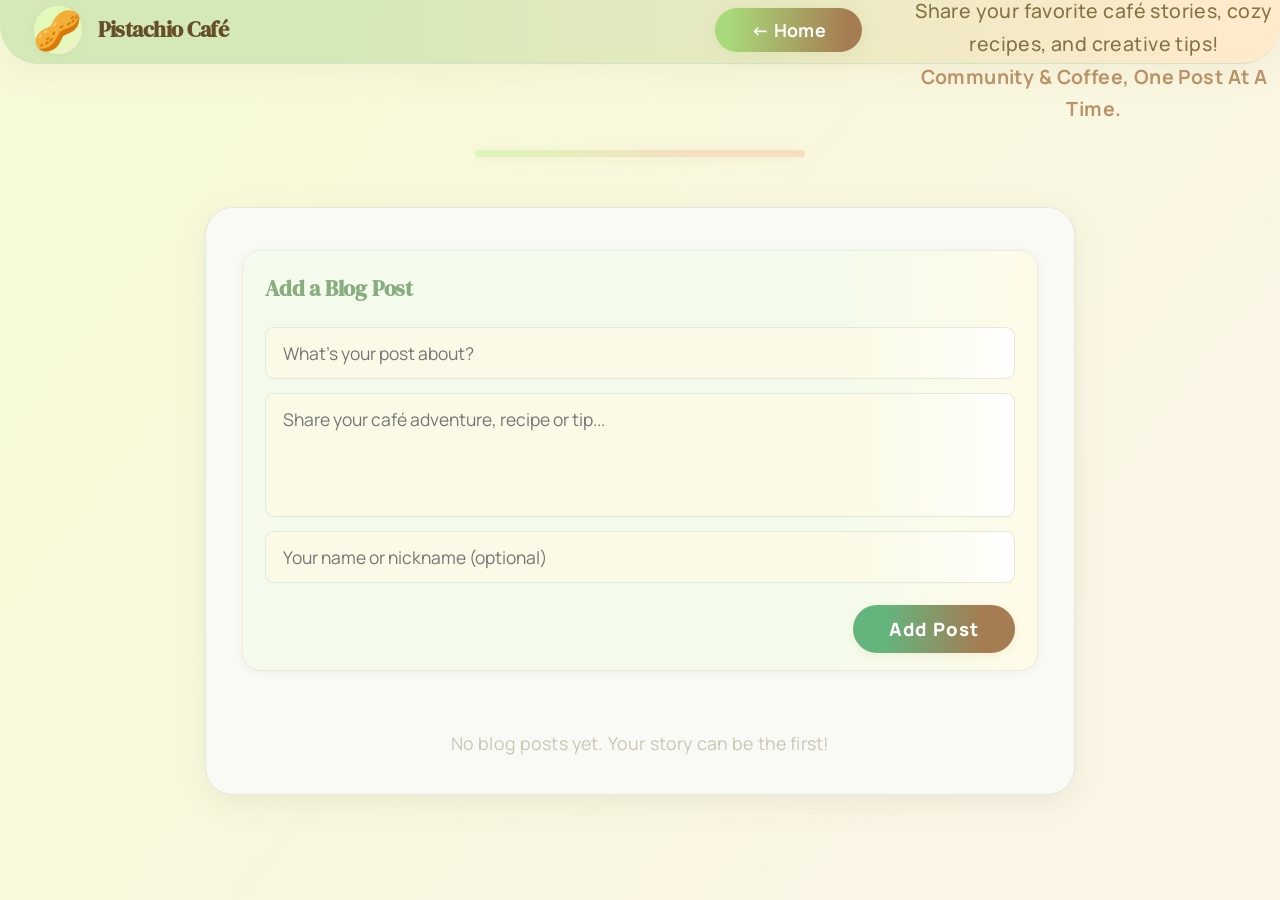
<file: article.html>
<!DOCTYPE html>
<html lang="en">
<head>
    <meta charset="UTF-8">
    <title>Pistachio Café — Blog & Community</title>
    <meta name="viewport" content="width=device-width, initial-scale=1.0">
    <!-- Main design system -->
    <link rel="stylesheet" href="index.css">
    <!-- Professional fonts -->
    <link href="https://fonts.googleapis.com/css2?family=Manrope:wght@400;700&family=DM+Serif+Display:wght@400;900&display=swap" rel="stylesheet">
    <style>
        :root {
            --font-main: 'Manrope', 'Segoe UI', Arial, sans-serif;
            --font-title: 'DM Serif Display', serif;
            --c-mint: #cdeac0;
            --c-cream: #f9faf6;
            --c-accent: #88ad80;
            --c-heading: #654f29;
            --c-subtle: #8c9287;
            --c-dark: #5a6b48;
            --c-border: #e3e9db;
            --c-shadow: 0 8px 28px 0 rgba(140,140,100,0.12);
        }

        html {
            height: 100%;
        }

        body {
            min-height: 100vh;
            background: linear-gradient(128deg, #f7fad8 15%, #faf5e5 80%);
            color: var(--c-dark);
            font-family: var(--font-main);
            margin: 0;
            letter-spacing: 0.01em;
            display: flex;
            flex-direction: column;
        }

        /* Header and nav */
        .blog-header {
            background: linear-gradient(91deg, #d5e9b8 27%, #ffeacc 97%);
            border-bottom-left-radius: 38px;
            border-bottom-right-radius: 38px;
            box-shadow: 0 6px 34px 0 rgba(170, 123, 75, 0.09);
            padding: 0 0 28px 0;
            position: relative;
        }

        .nav-bar {
            width: 100%;
            max-width: 1120px;
            margin: 0 auto;
            padding: 24px 34px 0 34px;
            display: flex;
            justify-content: space-between;
            align-items: center;
            background: transparent;
            min-height: 50px;
        }
        .nav-logo {
            display: flex;
            align-items: center;
            gap: 1rem;
            text-decoration: none;
        }
        .nav-logo-icon {
            font-size: 2.45rem;
            background: linear-gradient(136deg, #e0fabc 67%, #ffe9d0 100%);
            border-radius: 50%;
            width: 48px;
            height: 48px;
            display: inline-flex;
            align-items: center;
            justify-content: center;
            box-shadow: 0 2px 11px rgba(96,139,62,0.08);
        }
        .nav-title {
            font-family: var(--font-title);
            font-size: 1.36rem;
            font-weight: 900;
            color: var(--c-heading);
            letter-spacing: -0.5px;
            text-decoration: none;
        }
        .home-btn {
            padding: 10px 36px;
            font-family: var(--font-main);
            font-weight: 700;
            font-size: 1.12rem;
            color: #fff;
            background: linear-gradient(94deg, #a9d97a 10%, #a67c52 90%);
            border: none;
            border-radius: 99px;
            box-shadow: 0 2px 16px 0 rgba(140,170,100,0.10);
            cursor: pointer;
            letter-spacing: .012em;
            outline: none;
            transition: background 0.13s, transform 0.13s, box-shadow 0.13s;
        }
        .home-btn:hover, .home-btn:focus {
            background: linear-gradient(91deg, #855a2a 5%, #99bc67 95%);
            color: #fff9ee;
            transform: scale(1.06) translateY(-1.5px);
            box-shadow: 0 6px 20px 0 rgba(140,170,100,0.19);
        }

        .blog-header-content {
            text-align: center;
            margin-top: 12px;
        }

        .blog-header h1 {
            margin: 0 0 16px 0;
            font-family: var(--font-title);
            font-size: 3.03rem;
            font-weight: 900;
            background: linear-gradient(77deg, #8bb26e 8%, #b18453 82%);
            -webkit-background-clip: text;
            background-clip: text;
            -webkit-text-fill-color: transparent;
            /* text-fill-color: transparent; */
        }
        .blog-header .highlight {
            font-size: 1.53rem;
            font-family: var(--font-main);
            font-weight: 800;
            background: none;
            color: #b18453;
            -webkit-text-fill-color: #b18453;
            margin-left: 0.25rem;
        }
        .blog-header p {
            font-size: 1.22rem;
            font-weight: 500;
            color: #746330;
            opacity: .87;
            max-width: 545px;
            margin: 0 auto;
            line-height: 1.68;
            letter-spacing: .021em;
        }

        .blog-divider-vibrant {
            height: 7px;
            width: 48%;
            min-width: 190px;
            max-width: 330px;
            margin: 34px auto 30px auto;
            border-radius: 111px;
            background: linear-gradient(92deg, #daf6ba 0%, #f8dec1 70%);
            box-shadow: 0 2px 18px rgba(154, 103, 53,.11);
            opacity: .98;
        }

        /* Blog layout */
        .blog-container {
            width: 99%;
            max-width: 870px;
            margin: 20px auto 0 auto;
            background: var(--c-cream);
            border-radius: 28px;
            box-shadow: var(--c-shadow);
            padding: 42px 36px 36px 36px;
            display: flex;
            flex-direction: column;
            align-items: stretch;
            border: 1.2px solid var(--c-border);
            transition: box-shadow .13s;
        }
        .blog-container:hover, .blog-container:focus-within {
            box-shadow: 0 8px 64px 0 rgba(100,120,60,0.17);
        }

        .blog-post-form {
            background: linear-gradient(92deg, #f5fbec 75%, #fffbe8 100%);
            padding: 30px 22px 17px 22px;
            border-radius: 18px;
            margin-bottom: 48px;
            box-shadow: 0 1.2px 8px 0 rgba(154, 103, 53, 0.07);
            display: flex;
            flex-direction: column;
            gap: 14px;
            border: 1.2px solid #eaeedc;
            align-items: stretch;
        }
        .blog-post-form__title {
            font-family: var(--font-title);
            font-size: 1.36rem;
            font-weight: 900;
            margin-bottom: 8px;
            margin-top: -9px;
            color: var(--c-accent);
            text-align: left;
            letter-spacing: -0.2px;
        }
        .blog-post-form input,
        .blog-post-form textarea {
            width: 100%;
            display: block;
            padding: 13px 17px;
            border: 1px solid var(--c-border);
            border-radius: 9px;
            font-size: 1.09rem;
            background: linear-gradient(90deg, #fafae6 80%, #fffefd 100%);
            color: #232f23;
            font-family: var(--font-main);
            resize: none;
            box-shadow: 0 0.5px 1.2px rgba(85,136,59,0.03);
            transition: border-color 0.16s, box-shadow 0.12s;
        }
        .blog-post-form input:focus,
        .blog-post-form textarea:focus {
            border-color: #98c767;
            outline: none;
            box-shadow: 0 3px 16px 0 rgba(108,160,60,.09);
        }
        .blog-post-form button[type="submit"] {
            align-self: flex-end;
            background: linear-gradient(90deg, #64b47e 20%, #a67c52 80%);
            color: #fff;
            border: none;
            border-radius: 99px;
            padding: 11px 36px;
            font-weight: 800;
            font-size: 1.15rem;
            font-family: var(--font-main);
            box-shadow: 0 2px 8px rgba(154, 103, 53, 0.10);
            cursor: pointer;
            letter-spacing: .05em;
            margin-top: 8px;
            transition: background .14s, transform 0.10s, box-shadow 0.10s;
        }
        .blog-post-form button[type="submit"]:hover,
        .blog-post-form button[type="submit"]:focus {
            background: linear-gradient(90deg, #a67c52 15%, #66c282 80%);
            color: #fffbe6;
            transform: translateY(-2.5px) scale(1.044);
            box-shadow: 0 8px 19px rgba(120, 150, 72, .11);
        }

        .blog-list {
            display: flex;
            flex-direction: column;
            gap: 38px;
            margin-top: 9px;
        }
        .blog-card {
            background: linear-gradient(115deg, #fff 80%, #e7fae0 100%);
            border-radius: 19px 40px 18px 22px;
            padding: 36px 36px 20px 31px;
            box-shadow: 0 8px 38px 0 rgba(154, 103, 53, 0.12);
            border: 1.1px solid #e3f0de;
            animation: fade-in-up .56s cubic-bezier(.21, .68, .46, 1) both;
            display: flex;
            flex-direction: column;
            gap: 7px;
            align-items: flex-start;
        }
        .blog-card h3 {
            font-family: var(--font-title);
            font-size: 1.43rem;
            color: #57733b;
            margin-bottom: 6px;
            font-weight: 900;
            margin-top: 0;
            letter-spacing: -0.2px;
        }
        .blog-card .blog-meta {
            color: #bcbb95;
            font-size: .96em;
            margin-bottom: 0.71em;
            font-family: var(--font-main);
        }
        .blog-card p {
            font-size: 1.11rem;
            color: #564e34;
            margin-bottom: 0.16em;
            font-family: var(--font-main);
            line-height:1.68;
            letter-spacing: .005em;
        }
        .blog-card .blog-author {
            color: #a67c52;
            font-size: .99em;
            font-style: italic;
            margin-top: 18px;
            font-family: var(--font-main);
            align-self: flex-end;
        }
        @keyframes fade-in-up {
          from { opacity:0; transform:translateY(24px);}
          to   { opacity:1; transform:translateY(0);}
        }

        /* Final touch: subtle shine on hover */
        .blog-card:hover, .blog-card:focus-within {
            box-shadow: 0 12px 32px 0 rgba(110,120,80,.13), 0 0 11px 0 #e3fbd7c4 inset;
            transition: box-shadow 0.12s;
        }

        /* Responsive */
        @media (max-width: 1100px) {
            .blog-container {padding: 20px 2vw;}
            .nav-bar {padding: 18px 2vw 0;}
            .blog-header-content {margin-top:2px;}
        }
        @media (max-width: 700px) {
            .blog-header h1 { font-size: 2.07rem;}
            .nav-bar {padding: 14px 6vw 0;}
            .blog-container {padding: 9px 4vw;}
            .blog-post-form {padding: 11px 0;}
            .blog-card {padding:22px 9px;}
            .blog-divider-vibrant {width: 90%;}
        }
        @media (max-width: 480px) {
            .blog-header {padding-bottom:15px; border-radius:0;}
            .blog-header h1 {font-size:1.32rem;}
            .blog-card {padding: 11px 4px 7px;}
            .blog-divider-vibrant {min-width:110px; width:100%;}
            .nav-bar {padding:10px 2vw 0;}
            .blog-container {padding: 4px 1vw;}
        }
    </style>
</head>
<body>
    <header class="blog-header">
        <nav class="nav-bar" aria-label="Main site navigation">
            <a class="nav-logo" href="index.html" title="Pistachio Café Home">
                <span class="nav-logo-icon" aria-label="Café Home">🥜</span>
                <span class="nav-title">Pistachio Café</span>
            </a>
            <button class="home-btn" onclick="window.location='index.html'">← Home</button>
        </nav>
        <div class="blog-header-content">
            <h1>
                Pistachio Café <span class="highlight">Blog</span>
            </h1>
            <p>
                Share your favorite café stories, cozy recipes, and creative tips!<br>
                <span style="font-style:normal;color:#b18453;font-family:var(--font-main);font-weight:700;">Community &amp; Coffee, One Post At A Time.</span>
            </p>
        </div>
    </header>
    <div class="blog-divider-vibrant"></div>
    <main>
        <section class="blog-container">
            <form class="blog-post-form" id="blogPostForm" autocomplete="off">
                <div class="blog-post-form__title">Add a Blog Post</div>
                <input type="text" id="blogTitle" placeholder="What's your post about?" required maxlength="80" autocomplete="off">
                <textarea id="blogContent" rows="4" placeholder="Share your café adventure, recipe or tip..." required minlength="10"></textarea>
                <input type="text" id="blogAuthor" placeholder="Your name or nickname (optional)">
                <button type="submit">Add Post</button>
            </form>
            <section class="blog-list" id="blogList">
                <!-- Blog posts will appear here -->
            </section>
        </section>
    </main>
    <script>
        // Blog post structure: { title, content, author, time }
        const blogList = document.getElementById('blogList');
        const blogPostForm = document.getElementById('blogPostForm');
        const STORAGE_KEY = "pistachio_cafe_blog_posts";

        // Returns posts array (newest first)
        function getPosts() {
            let posts = [];
            try {
                const stored = localStorage.getItem(STORAGE_KEY);
                if (stored) posts = JSON.parse(stored);
            } catch{}
            return Array.isArray(posts) ? posts : [];
        }

        function savePosts(posts) {
            try {
                localStorage.setItem(STORAGE_KEY, JSON.stringify(posts));
            } catch{}
        }

        function renderPosts(posts) {
            blogList.innerHTML = "";
            if (posts.length === 0) {
                blogList.innerHTML = `<p style="text-align:center;color:#c1bba1;font-size:1.11em;opacity:.82;">No blog posts yet. Your story can be the first!</p>`;
                return;
            }
            posts.forEach((post) => {
                const card = document.createElement('article');
                card.className = "blog-card";
                card.innerHTML = `
                    <h3>${escapeHTML(post.title)}</h3>
                    <div class="blog-meta">${timeAgo(post.time)}</div>
                    <p>${escapeHTML(post.content).replace(/\n/g, "<br>")}</p>
                    <div class="blog-author">— ${escapeHTML(post.author || 'Anonymous')}</div>
                `;
                blogList.appendChild(card);
            });
        }

        function escapeHTML(str) {
            if (!str) return "";
            return str.replace(/[&<>"']/g, function(m) {
                return ({
                    '&': '&amp;', '<': '&lt;', '>': '&gt;', '"': '&quot;', "'": '&#39;'
                })[m];
            });
        }

        function timeAgo(iso) {
            const now = new Date();
            const time = new Date(iso);
            const diff = (now - time) / 1000;
            if (isNaN(diff)) return "";
            if (diff < 60) return 'Just now';
            if (diff < 3600) return Math.floor(diff/60) + ' min ago';
            if (diff < 86400) return Math.floor(diff/3600) + ' hr ago';
            if (diff < 172800) return 'Yesterday';
            return time.toLocaleDateString(undefined, { month:'short', day:'numeric', year:'numeric' });
        }

        // Form: add newest post at top, remove oldest
        blogPostForm.addEventListener('submit', function(e) {
            e.preventDefault();
            const title = blogPostForm.blogTitle.value.trim();
            const content = blogPostForm.blogContent.value.trim();
            const author = blogPostForm.blogAuthor.value.trim() || "Anonymous";
            if (title && content.length > 7) {
                let posts = getPosts();
                // Limit storage: replace oldest
                if (posts.length > 0) posts = posts.slice(0, posts.length - 1);
                posts.unshift({
                    title, content, author,
                    time: new Date().toISOString()
                });
                savePosts(posts);
                renderPosts(posts);
                blogPostForm.reset();
            }
        });

        // On initial load
        let loadedPosts = getPosts();
        loadedPosts.sort((a, b) => new Date(b.time) - new Date(a.time));
        renderPosts(loadedPosts);

    </script>
</body>
</html>
</file>
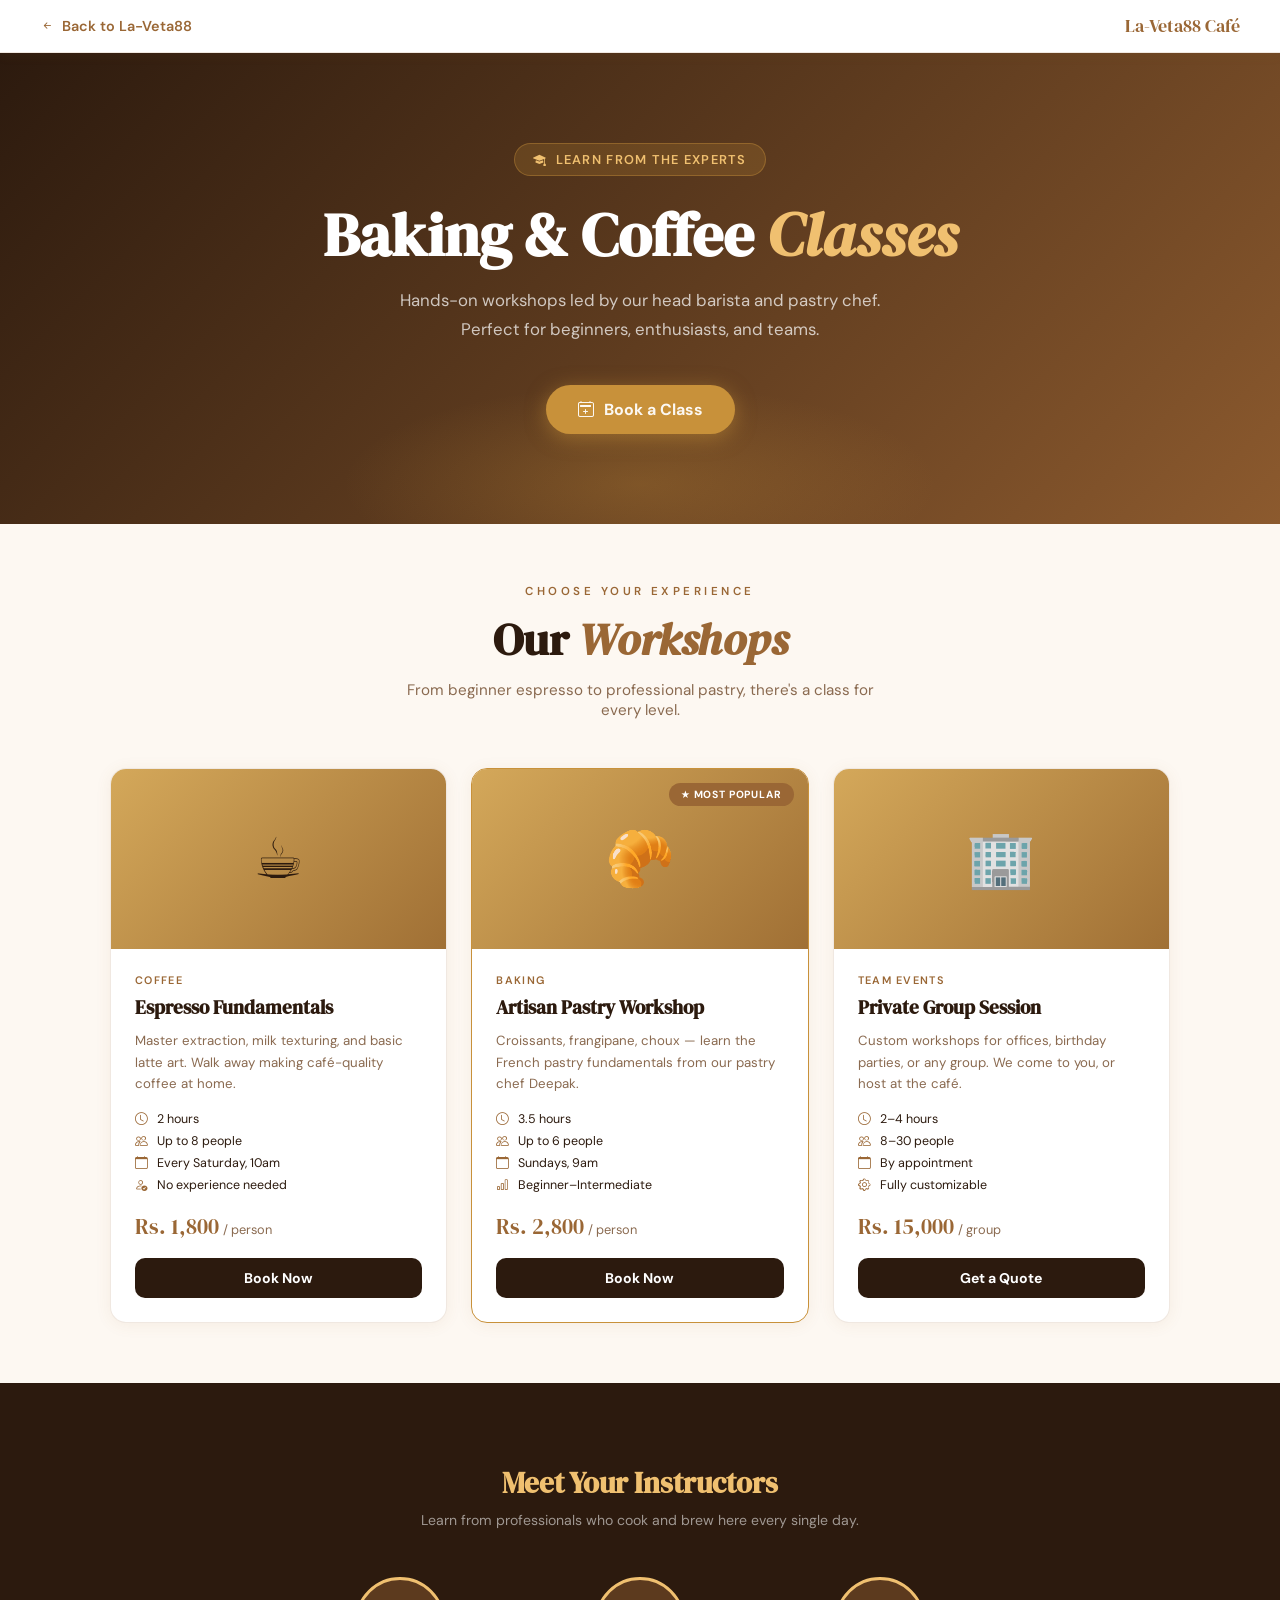
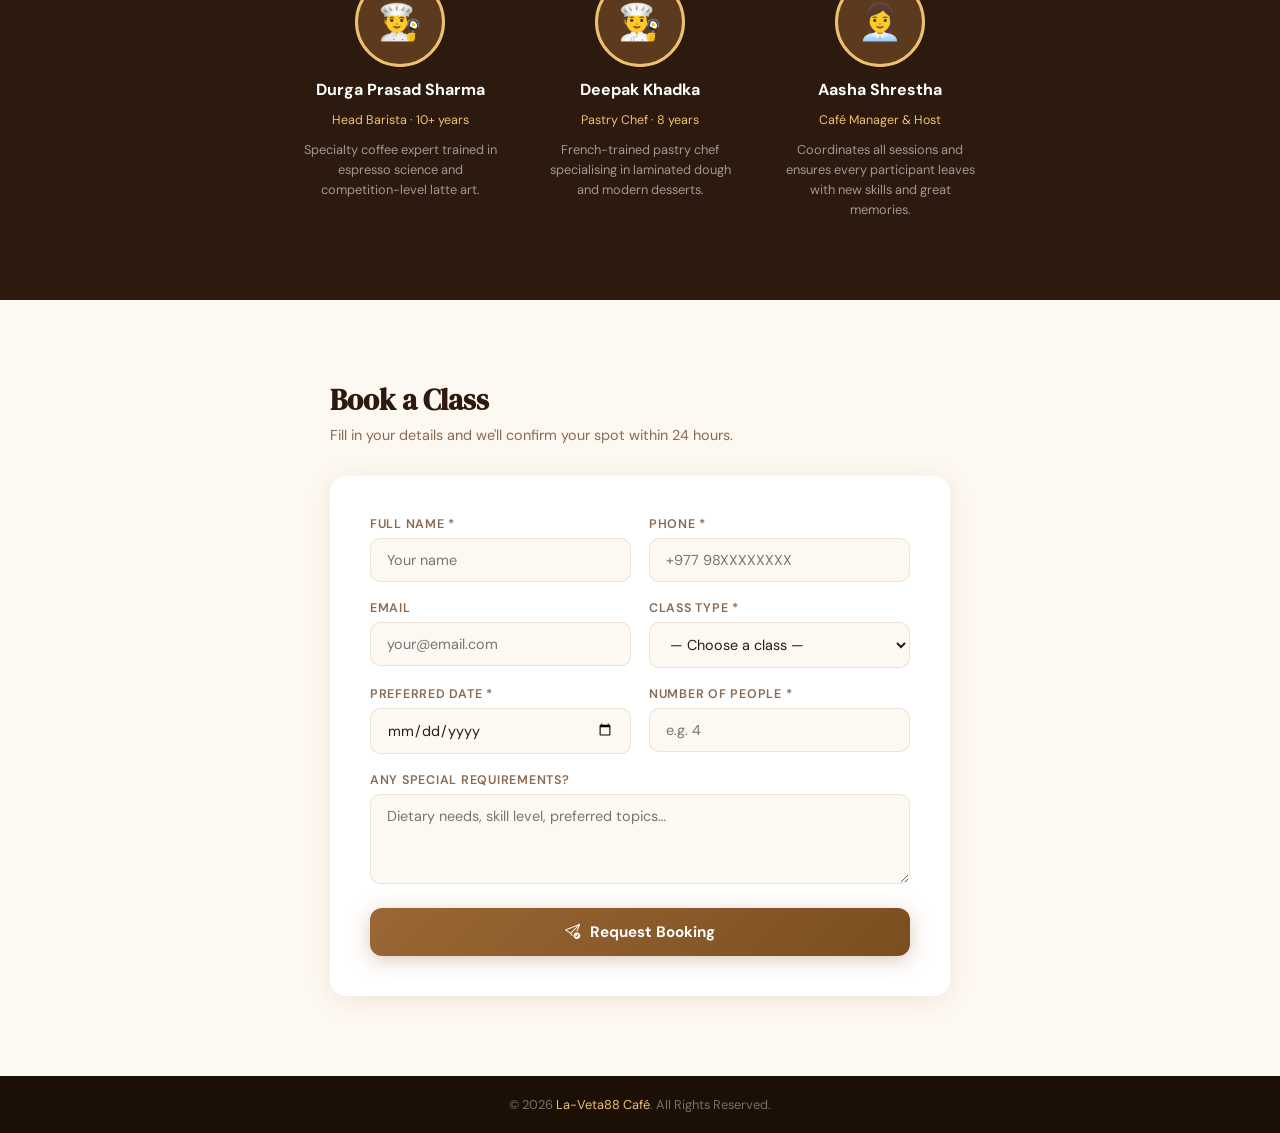
<file: classes.html>
<!DOCTYPE html>
<html lang="en">
<head>
  <meta charset="UTF-8">
  <meta name="viewport" content="width=device-width, initial-scale=1.0">
  <title>Baking & Coffee Classes | La-Veta88 Café Kathmandu</title>
  <meta name="description" content="Learn artisan coffee-making and baking from expert baristas and chefs at La-Veta88. Group workshops, private sessions, and team events available in Kathmandu.">
  <meta property="og:title" content="Baking & Coffee Classes | La-Veta88 Café">
  <meta property="og:description" content="Hands-on learning from the experts who brew and bake every day.">
  <link rel="canonical" href="https://www.la-veta88.com/classes.html">
  <script type="application/ld+json">
  {"@context":"https://schema.org","@type":"EducationalOrganization","name":"La-Veta88 Baking & Coffee Classes","url":"https://www.la-veta88.com/classes.html","address":{"@type":"PostalAddress","streetAddress":"Baneswor Height","addressLocality":"Kathmandu","addressCountry":"NP"},"telephone":"+977-9806124533"}
  </script>

  <link rel="preconnect" href="https://fonts.googleapis.com">
  <link href="https://fonts.googleapis.com/css2?family=DM+Serif+Display:ital@0;1&family=DM+Sans:opsz,wght@9..40,300;400;500;600&display=swap" rel="stylesheet">
  <link rel="stylesheet" href="https://cdnjs.cloudflare.com/ajax/libs/font-awesome/6.5.1/css/all.min.css">
  <link href="https://cdn.jsdelivr.net/npm/bootstrap-icons@1.11.3/font/bootstrap-icons.css" rel="stylesheet">

  <style>
    :root {
      --c-bg: #fdf8f2;
      --c-dark: #2c1a0e;
      --c-brown: #9A6735;
      --c-brown-light: #c8913a;
      --c-green: #55883B;
      --c-lime: #C1E899;
      --c-surface: #ffffff;
      --c-muted: #8a6a50;
      --c-border: rgba(154,103,53,0.15);
      --font-d: 'DM Serif Display', serif;
      --font-b: 'DM Sans', system-ui, sans-serif;
      --radius: 16px;
    }
    *,*::before,*::after { box-sizing:border-box; margin:0; padding:0; }
    body { font-family: var(--font-b); background: var(--c-bg); color: var(--c-dark); min-height:100vh; }

    /* Back nav */
    .back-nav {
      background: var(--c-surface);
      border-bottom: 1px solid var(--c-border);
      padding: 14px 40px;
      display: flex;
      align-items: center;
      justify-content: space-between;
      position: sticky;
      top: 0;
      z-index: 100;
      box-shadow: 0 2px 12px rgba(154,103,53,0.08);
    }
    .back-nav a {
      display: flex; align-items: center; gap: 8px;
      color: var(--c-brown); text-decoration: none;
      font-weight: 600; font-size: 0.9rem; transition: gap 0.2s;
    }
    .back-nav a:hover { gap: 12px; }
    .back-nav .brand { font-family: var(--font-d); color: var(--c-brown); font-size: 1.1rem; }

    /* Hero */
    .hero {
      background: linear-gradient(135deg, #2c1a0e 0%, #5c3a1e 50%, #8c5a2e 100%);
      color: #fff;
      padding: 90px 40px;
      text-align: center;
      position: relative;
      overflow: hidden;
    }
    .hero::before {
      content: '';
      position: absolute;
      bottom: -60px; left: 50%;
      transform: translateX(-50%);
      width: 600px; height: 200px;
      background: radial-gradient(ellipse, rgba(200,145,58,0.25) 0%, transparent 70%);
    }
    .hero-badge {
      display: inline-flex;
      align-items: center;
      gap: 8px;
      background: rgba(200,145,58,0.2);
      border: 1px solid rgba(200,145,58,0.4);
      color: #f0c070;
      padding: 7px 18px; border-radius: 100px;
      font-size: 0.8rem; font-weight: 600;
      letter-spacing: 0.1em; text-transform: uppercase;
      margin-bottom: 24px;
    }
    .hero h1 {
      font-family: var(--font-d);
      font-size: clamp(2.2rem, 5vw, 3.8rem);
      margin-bottom: 16px; line-height: 1.15;
    }
    .hero h1 em { color: #f0c070; font-style: italic; }
    .hero p {
      font-size: 1.05rem; color: rgba(255,255,255,0.72);
      max-width: 520px; margin: 0 auto 40px; line-height: 1.75;
    }
    .hero-cta {
      display: inline-flex; align-items: center; gap: 10px;
      background: var(--c-brown-light);
      color: #fff; text-decoration: none;
      padding: 14px 32px; border-radius: 100px;
      font-weight: 700; font-size: 1rem;
      transition: transform 0.2s, box-shadow 0.2s;
      box-shadow: 0 4px 20px rgba(200,145,58,0.5);
    }
    .hero-cta:hover { transform: translateY(-3px); box-shadow: 0 8px 28px rgba(200,145,58,0.6); color: #fff; }

    /* Classes grid */
    .classes-section {
      max-width: 1100px;
      margin: 60px auto;
      padding: 0 20px;
    }
    .classes-section .header {
      text-align: center;
      margin-bottom: 48px;
    }
    .classes-section .eyebrow {
      font-size: 0.72rem; font-weight: 600;
      letter-spacing: 0.3em; text-transform: uppercase;
      color: var(--c-brown); display: block; margin-bottom: 10px;
    }
    .classes-section h2 {
      font-family: var(--font-d);
      font-size: clamp(1.8rem, 4vw, 2.8rem);
      color: var(--c-dark); margin-bottom: 10px;
    }
    .classes-section h2 em { color: var(--c-brown); font-style: italic; }
    .classes-section .desc { color: var(--c-muted); font-size: 0.95rem; max-width: 500px; margin: 0 auto; }

    .classes-grid {
      display: grid;
      grid-template-columns: repeat(3, 1fr);
      gap: 24px;
    }

    .class-card {
      background: var(--c-surface);
      border: 1.5px solid var(--c-border);
      border-radius: var(--radius);
      overflow: hidden;
      transition: transform 0.3s, box-shadow 0.3s;
      box-shadow: 0 2px 16px rgba(154,103,53,0.08);
    }
    .class-card:hover { transform: translateY(-6px); box-shadow: 0 16px 40px rgba(154,103,53,0.18); }
    .class-card.featured {
      border-color: var(--c-brown-light);
      position: relative;
    }
    .class-card.featured::before {
      content: '★ Most Popular';
      position: absolute;
      top: 14px; right: 14px;
      background: var(--c-brown);
      color: #fff;
      font-size: 0.65rem; font-weight: 700;
      letter-spacing: 0.08em; text-transform: uppercase;
      padding: 5px 12px; border-radius: 100px;
      z-index: 1;
    }
    .class-img {
      height: 180px;
      background: linear-gradient(135deg, #d4a85a 0%, #a07035 100%);
      display: flex; align-items: center; justify-content: center;
      font-size: 3.5rem;
    }
    .class-body { padding: 24px; }
    .class-tag {
      font-size: 0.68rem; font-weight: 600;
      letter-spacing: 0.12em; text-transform: uppercase;
      color: var(--c-brown); margin-bottom: 8px; display: block;
    }
    .class-body h3 {
      font-family: var(--font-d);
      font-size: 1.2rem; color: var(--c-dark);
      margin-bottom: 10px; line-height: 1.3;
    }
    .class-body p { font-size: 0.83rem; color: var(--c-muted); line-height: 1.65; margin-bottom: 16px; }
    .class-meta {
      display: flex; flex-direction: column; gap: 6px;
      margin-bottom: 18px;
    }
    .class-meta-item {
      display: flex; align-items: center; gap: 8px;
      font-size: 0.78rem; color: var(--c-dark);
    }
    .class-meta-item i { color: var(--c-brown); width: 14px; }
    .class-price {
      display: flex; align-items: baseline; gap: 4px;
      font-family: var(--font-d); font-size: 1.4rem;
      color: var(--c-brown); margin-bottom: 16px;
    }
    .class-price span { font-family: var(--font-b); font-size: 0.8rem; color: var(--c-muted); }
    .book-btn {
      display: block; width: 100%;
      padding: 11px 20px;
      background: var(--c-dark);
      color: #fff; border: none; border-radius: 10px;
      font-family: var(--font-b); font-size: 0.88rem;
      font-weight: 700; cursor: pointer; text-align: center;
      transition: background 0.2s, transform 0.15s;
      text-decoration: none;
    }
    .book-btn:hover { background: var(--c-brown); transform: translateY(-1px); color: #fff; }

    /* Instructors */
    .instructors {
      background: var(--c-dark);
      padding: 80px 40px;
      text-align: center;
      color: #fff;
    }
    .instructors h2 { font-family: var(--font-d); font-size: 1.8rem; color: #f0c070; margin-bottom: 8px; }
    .instructors .sub { color: rgba(255,255,255,0.55); font-size: 0.88rem; margin-bottom: 48px; }
    .inst-grid {
      display: flex; gap: 40px; justify-content: center;
      flex-wrap: wrap; max-width: 800px; margin: 0 auto;
    }
    .inst-card {
      display: flex; flex-direction: column; align-items: center;
      gap: 12px; max-width: 200px; text-align: center;
    }
    .inst-avatar {
      width: 90px; height: 90px;
      border-radius: 50%;
      border: 3px solid #f0c070;
      background: #5c3a1e;
      display: flex; align-items: center; justify-content: center;
      font-size: 2.2rem;
      overflow: hidden;
    }
    .inst-avatar img { width: 100%; height: 100%; object-fit: cover; }
    .inst-card h4 { font-size: 1rem; color: #fff; }
    .inst-card span { font-size: 0.78rem; color: #f0c070; }
    .inst-card p { font-size: 0.8rem; color: rgba(255,255,255,0.55); line-height: 1.55; }

    /* Booking form */
    .book-section {
      max-width: 660px; margin: 80px auto;
      padding: 0 20px;
    }
    .book-section h2 { font-family: var(--font-d); font-size: 1.8rem; margin-bottom: 6px; }
    .book-section .sub { color: var(--c-muted); font-size: 0.9rem; margin-bottom: 32px; }
    .book-form-card {
      background: var(--c-surface);
      border-radius: var(--radius);
      box-shadow: 0 4px 24px rgba(154,103,53,0.12);
      padding: 40px;
    }
    .f-row { display: grid; grid-template-columns: 1fr 1fr; gap: 18px; margin-bottom: 18px; }
    .f-group { display: flex; flex-direction: column; gap: 6px; }
    .f-group.full { grid-column: 1/-1; }
    label { font-size: 0.78rem; font-weight: 600; color: var(--c-muted); letter-spacing: 0.06em; text-transform: uppercase; }
    input, select, textarea {
      border: 1.5px solid var(--c-border); border-radius: 10px;
      padding: 12px 16px; font-family: var(--font-b); font-size: 0.9rem;
      color: var(--c-dark); background: var(--c-bg); outline: none;
      transition: border-color 0.2s; width: 100%;
    }
    input:focus, select:focus, textarea:focus {
      border-color: var(--c-brown);
      box-shadow: 0 0 0 3px rgba(154,103,53,0.1);
      background: #fff;
    }
    textarea { resize: vertical; min-height: 90px; }
    .submit-btn {
      width: 100%; padding: 14px;
      background: linear-gradient(135deg, var(--c-brown) 0%, #7a4e20 100%);
      color: #fff; border: none; border-radius: 12px;
      font-family: var(--font-b); font-size: 0.95rem; font-weight: 700;
      cursor: pointer; display: flex; align-items: center;
      justify-content: center; gap: 10px; margin-top: 24px;
      transition: transform 0.2s, box-shadow 0.2s;
      box-shadow: 0 4px 20px rgba(154,103,53,0.35);
    }
    .submit-btn:hover { transform: translateY(-2px); box-shadow: 0 8px 28px rgba(154,103,53,0.4); }
    .toast-msg {
      display: none; align-items: center; gap: 12px;
      background: var(--c-dark); color: #f0c070;
      border-radius: 12px; padding: 16px 20px;
      margin-top: 16px; font-size: 0.9rem; font-weight: 600;
    }
    .toast-msg.show { display: flex; }

    .mini-footer {
      background: #1c0f06; color: rgba(255,255,255,0.4);
      text-align: center; padding: 20px; font-size: 0.8rem;
    }
    .mini-footer a { color: #f0c070; text-decoration: none; }

    @media (max-width: 768px) {
      .back-nav { padding: 14px 20px; }
      .hero { padding: 60px 20px; }
      .classes-grid { grid-template-columns: 1fr; }
      .f-row { grid-template-columns: 1fr; }
      .book-form-card { padding: 24px 18px; }
      .instructors { padding: 60px 20px; }
    }
  </style>
</head>
<body>

  <nav class="back-nav">
    <a href="index.html#home"><i class="bi bi-arrow-left-short"></i> Back to La-Veta88</a>
    <span class="brand">La-Veta88 Café</span>
  </nav>

  <section class="hero" aria-labelledby="hero-h1">
    <div class="hero-badge"><i class="bi bi-mortarboard-fill"></i> Learn from the Experts</div>
    <h1 id="hero-h1">Baking & Coffee <em>Classes</em></h1>
    <p>Hands-on workshops led by our head barista and pastry chef. Perfect for beginners, enthusiasts, and teams.</p>
    <a href="#book" class="hero-cta"><i class="bi bi-calendar2-plus"></i> Book a Class</a>
  </section>

  <section class="classes-section" aria-labelledby="classes-h2">
    <div class="header">
      <span class="eyebrow">Choose Your Experience</span>
      <h2 id="classes-h2">Our <em>Workshops</em></h2>
      <p class="desc">From beginner espresso to professional pastry, there's a class for every level.</p>
    </div>

    <div class="classes-grid">

      <div class="class-card">
        <div class="class-img" aria-hidden="true">☕</div>
        <div class="class-body">
          <span class="class-tag">Coffee</span>
          <h3>Espresso Fundamentals</h3>
          <p>Master extraction, milk texturing, and basic latte art. Walk away making café-quality coffee at home.</p>
          <div class="class-meta">
            <div class="class-meta-item"><i class="bi bi-clock"></i> 2 hours</div>
            <div class="class-meta-item"><i class="bi bi-people"></i> Up to 8 people</div>
            <div class="class-meta-item"><i class="bi bi-calendar"></i> Every Saturday, 10am</div>
            <div class="class-meta-item"><i class="bi bi-person-check"></i> No experience needed</div>
          </div>
          <div class="class-price">Rs. 1,800 <span>/ person</span></div>
          <a href="#book" class="book-btn">Book Now</a>
        </div>
      </div>

      <div class="class-card featured">
        <div class="class-img" aria-hidden="true">🥐</div>
        <div class="class-body">
          <span class="class-tag">Baking</span>
          <h3>Artisan Pastry Workshop</h3>
          <p>Croissants, frangipane, choux — learn the French pastry fundamentals from our pastry chef Deepak.</p>
          <div class="class-meta">
            <div class="class-meta-item"><i class="bi bi-clock"></i> 3.5 hours</div>
            <div class="class-meta-item"><i class="bi bi-people"></i> Up to 6 people</div>
            <div class="class-meta-item"><i class="bi bi-calendar"></i> Sundays, 9am</div>
            <div class="class-meta-item"><i class="bi bi-bar-chart"></i> Beginner–Intermediate</div>
          </div>
          <div class="class-price">Rs. 2,800 <span>/ person</span></div>
          <a href="#book" class="book-btn">Book Now</a>
        </div>
      </div>

      <div class="class-card">
        <div class="class-img" aria-hidden="true">🏢</div>
        <div class="class-body">
          <span class="class-tag">Team Events</span>
          <h3>Private Group Session</h3>
          <p>Custom workshops for offices, birthday parties, or any group. We come to you, or host at the café.</p>
          <div class="class-meta">
            <div class="class-meta-item"><i class="bi bi-clock"></i> 2–4 hours</div>
            <div class="class-meta-item"><i class="bi bi-people"></i> 8–30 people</div>
            <div class="class-meta-item"><i class="bi bi-calendar"></i> By appointment</div>
            <div class="class-meta-item"><i class="bi bi-gear"></i> Fully customizable</div>
          </div>
          <div class="class-price">Rs. 15,000 <span>/ group</span></div>
          <a href="#book" class="book-btn">Get a Quote</a>
        </div>
      </div>

    </div>
  </section>

  <!-- Instructors -->
  <section class="instructors" aria-labelledby="inst-h2">
    <h2 id="inst-h2">Meet Your Instructors</h2>
    <p class="sub">Learn from professionals who cook and brew here every single day.</p>
    <div class="inst-grid">
      <div class="inst-card">
        <div class="inst-avatar">👨‍🍳</div>
        <h4>Durga Prasad Sharma</h4>
        <span>Head Barista · 10+ years</span>
        <p>Specialty coffee expert trained in espresso science and competition-level latte art.</p>
      </div>
      <div class="inst-card">
        <div class="inst-avatar">🧑‍🍳</div>
        <h4>Deepak Khadka</h4>
        <span>Pastry Chef · 8 years</span>
        <p>French-trained pastry chef specialising in laminated dough and modern desserts.</p>
      </div>
      <div class="inst-card">
        <div class="inst-avatar">👩‍💼</div>
        <h4>Aasha Shrestha</h4>
        <span>Café Manager & Host</span>
        <p>Coordinates all sessions and ensures every participant leaves with new skills and great memories.</p>
      </div>
    </div>
  </section>

  <!-- Booking form -->
  <section class="book-section" id="book" aria-labelledby="book-h2">
    <h2 id="book-h2">Book a Class</h2>
    <p class="sub">Fill in your details and we'll confirm your spot within 24 hours.</p>
    <div class="book-form-card">
      <form id="classForm" novalidate>
        <div class="f-row">
          <div class="f-group">
            <label for="cl-name">Full Name *</label>
            <input type="text" id="cl-name" placeholder="Your name" required>
          </div>
          <div class="f-group">
            <label for="cl-phone">Phone *</label>
            <input type="tel" id="cl-phone" placeholder="+977 98XXXXXXXX" required>
          </div>
          <div class="f-group">
            <label for="cl-email">Email</label>
            <input type="email" id="cl-email" placeholder="your@email.com">
          </div>
          <div class="f-group">
            <label for="cl-class">Class Type *</label>
            <select id="cl-class" required>
              <option value="">— Choose a class —</option>
              <option value="espresso">Espresso Fundamentals (Rs. 1,800/pp)</option>
              <option value="pastry">Artisan Pastry Workshop (Rs. 2,800/pp)</option>
              <option value="group">Private Group Session (Rs. 15,000/group)</option>
            </select>
          </div>
          <div class="f-group">
            <label for="cl-date">Preferred Date *</label>
            <input type="date" id="cl-date" required>
          </div>
          <div class="f-group">
            <label for="cl-guests">Number of People *</label>
            <input type="number" id="cl-guests" min="1" max="30" placeholder="e.g. 4" required>
          </div>
          <div class="f-group full">
            <label for="cl-notes">Any special requirements?</label>
            <textarea id="cl-notes" placeholder="Dietary needs, skill level, preferred topics…"></textarea>
          </div>
        </div>
        <button type="submit" class="submit-btn">
          <i class="bi bi-send-check"></i> Request Booking
        </button>
        <div class="toast-msg" id="classTost" role="alert" aria-live="polite">
          <i class="bi bi-check-circle-fill"></i>
          Booking request sent! We'll confirm within 24 hours.
        </div>
      </form>
    </div>
  </section>

  <footer class="mini-footer">
    <p>&copy; 2026 <a href="index.html">La-Veta88 Café</a>. All Rights Reserved.</p>
  </footer>

  <script>
    // Min date
    var d = document.getElementById('cl-date');
    if (d) d.min = new Date().toISOString().split('T')[0];

    document.getElementById('classForm').addEventListener('submit', function(e) {
      e.preventDefault();
      var name  = document.getElementById('cl-name').value.trim();
      var phone = document.getElementById('cl-phone').value.trim();
      var cls   = document.getElementById('cl-class').value;
      var date  = document.getElementById('cl-date').value;
      var guests= document.getElementById('cl-guests').value;
      if (!name || !phone || !cls || !date || !guests) {
        alert('Please fill in all required (*) fields.'); return;
      }
      var t = document.getElementById('classTost');
      t.classList.add('show');
      var btn = this.querySelector('.submit-btn');
      btn.disabled = true;
      btn.textContent = 'Request Sent ✓';
      t.scrollIntoView({ behavior: 'smooth', block: 'center' });
    });
  </script>
</body>
</html>
</file>
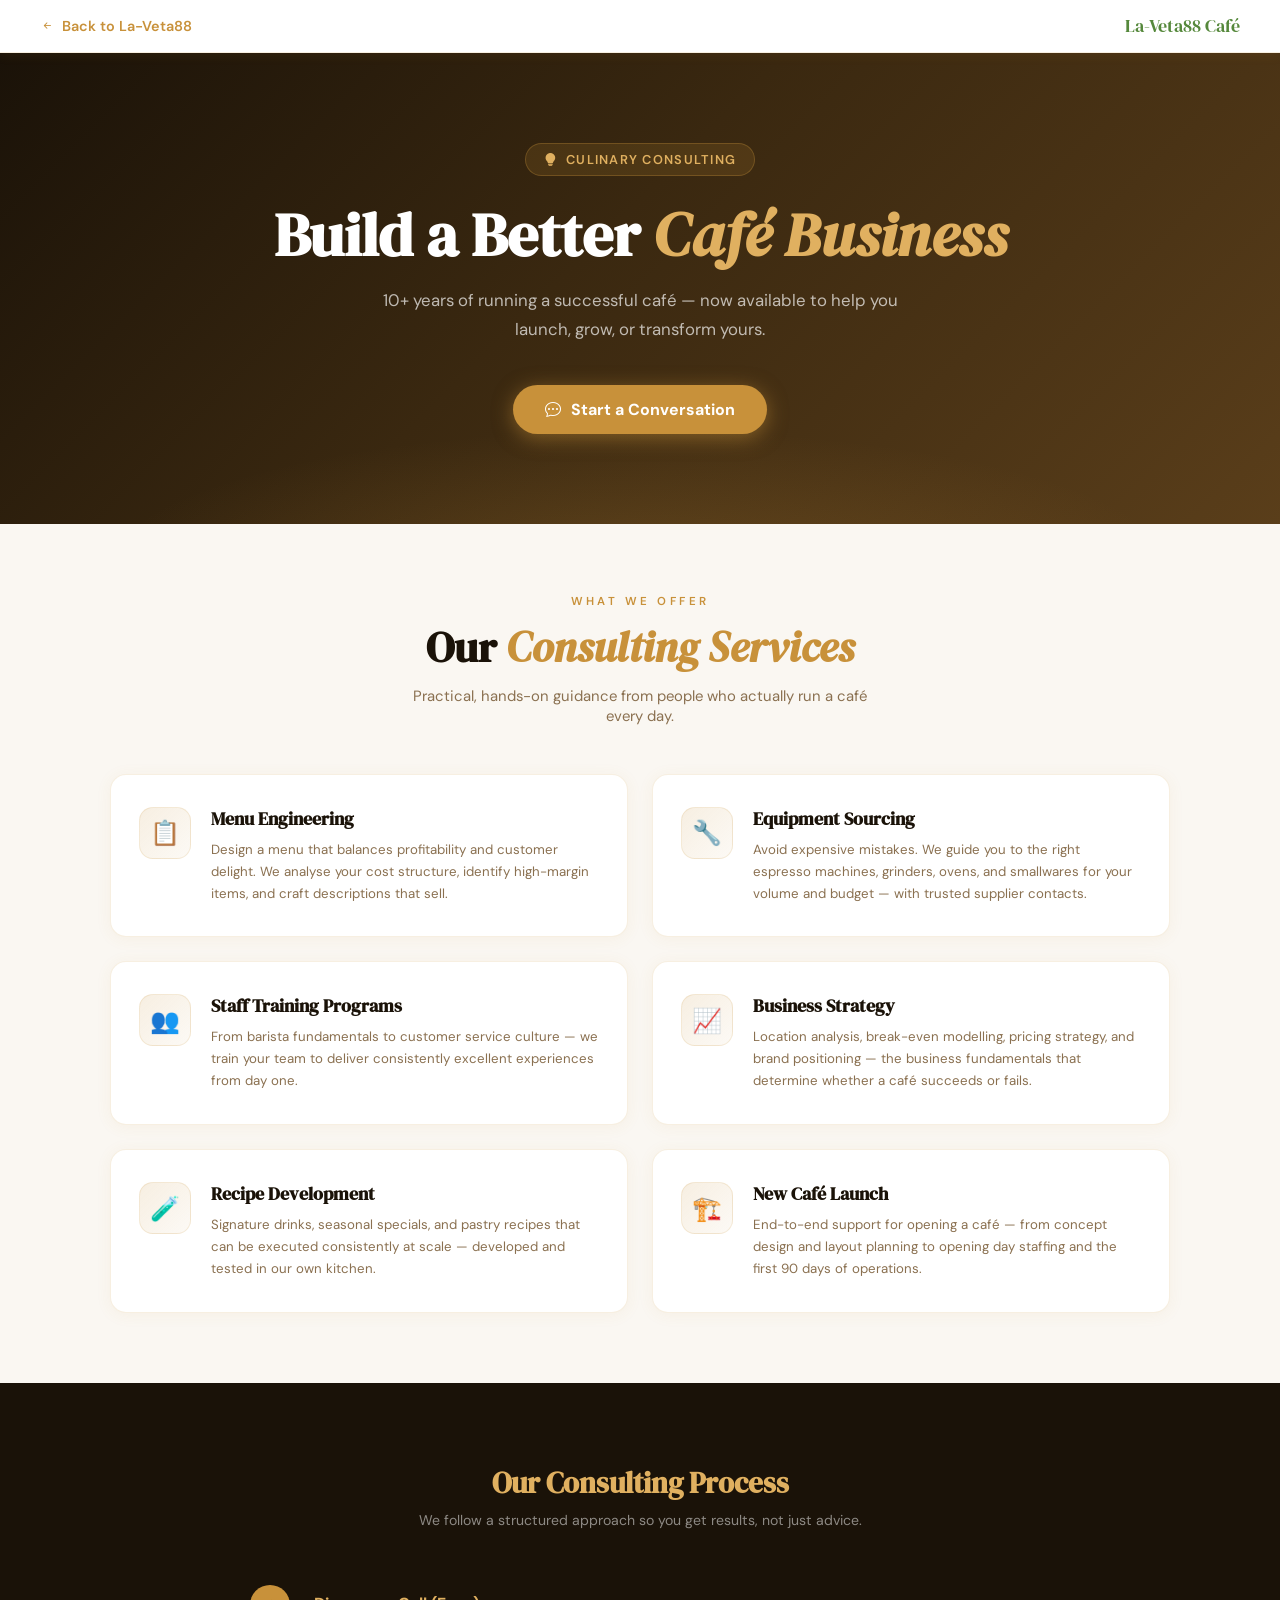
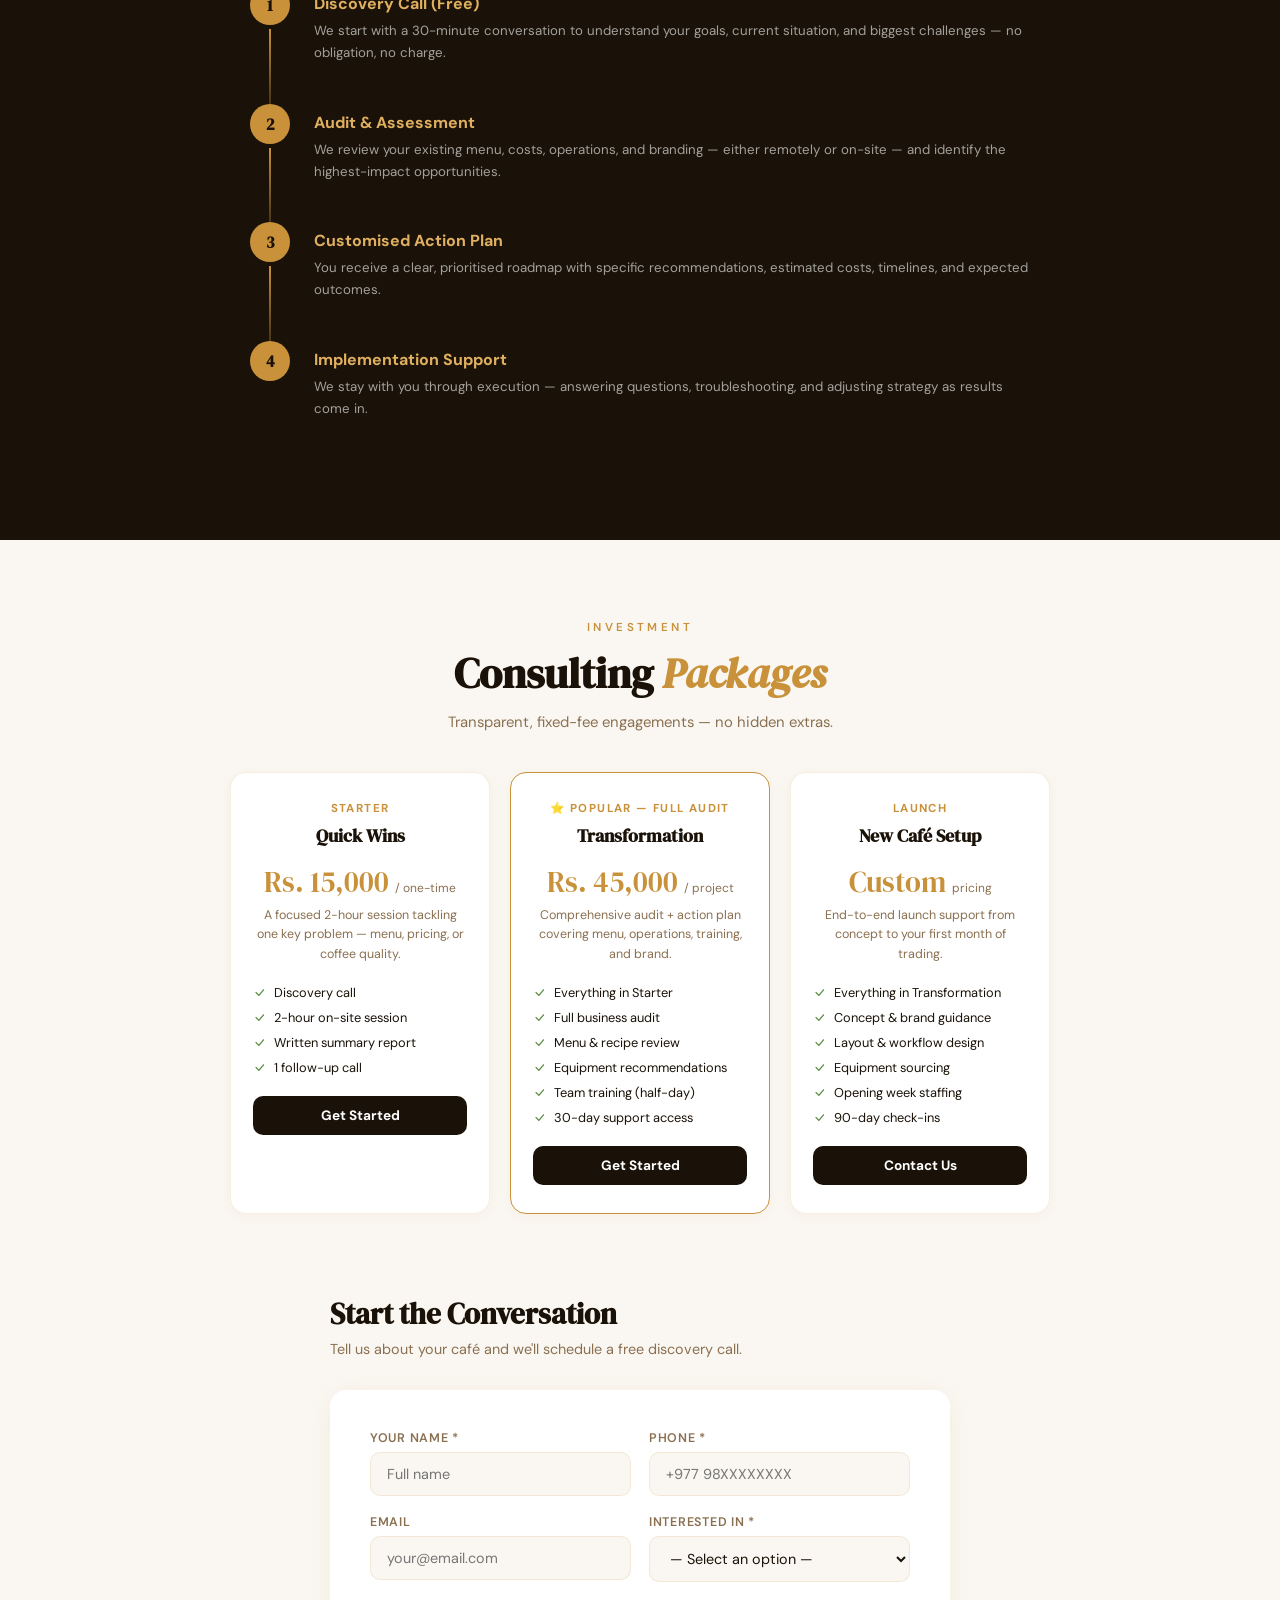
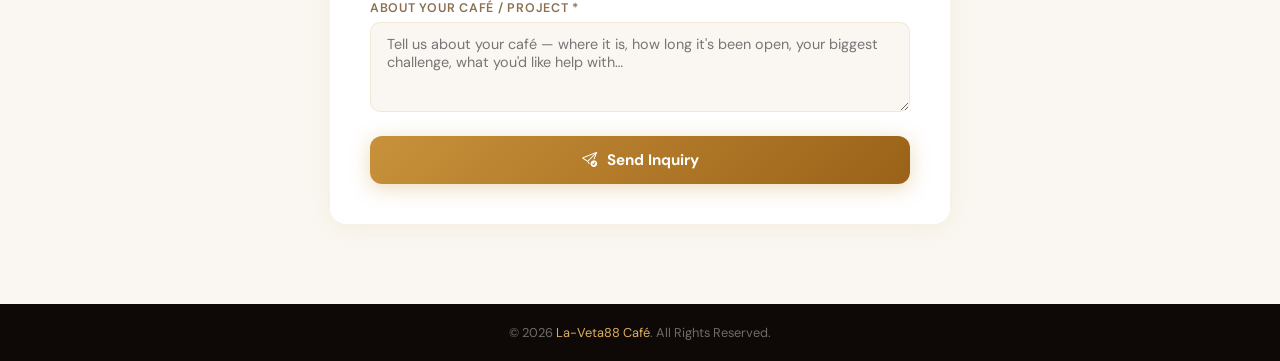
<file: consulting.html>
<!DOCTYPE html>
<html lang="en">
<head>
  <meta charset="UTF-8">
  <meta name="viewport" content="width=device-width, initial-scale=1.0">
  <title>Culinary Consulting | La-Veta88 Café Kathmandu</title>
  <meta name="description" content="La-Veta88 offers expert culinary consulting for new and established cafés in Nepal — menu development, equipment sourcing, staff training, and business strategy.">
  <link rel="canonical" href="https://www.la-veta88.com/consulting.html">
  <script type="application/ld+json">
  {"@context":"https://schema.org","@type":"ProfessionalService","name":"La-Veta88 Culinary Consulting","url":"https://www.la-veta88.com/consulting.html","telephone":"+977-9806124533","areaServed":"Nepal","serviceType":"Culinary Consulting"}
  </script>

  <link rel="preconnect" href="https://fonts.googleapis.com">
  <link href="https://fonts.googleapis.com/css2?family=DM+Serif+Display:ital@0;1&family=DM+Sans:opsz,wght@9..40,300;400;500;600&display=swap" rel="stylesheet">
  <link rel="stylesheet" href="https://cdnjs.cloudflare.com/ajax/libs/font-awesome/6.5.1/css/all.min.css">
  <link href="https://cdn.jsdelivr.net/npm/bootstrap-icons@1.11.3/font/bootstrap-icons.css" rel="stylesheet">

  <style>
    :root {
      --c-bg: #faf7f2;
      --c-dark: #1a1208;
      --c-gold: #c8913a;
      --c-gold-light: #e0b060;
      --c-green: #55883B;
      --c-lime: #C1E899;
      --c-surface: #fff;
      --c-muted: #8a7050;
      --c-border: rgba(200,145,58,0.15);
      --font-d: 'DM Serif Display', serif;
      --font-b: 'DM Sans', system-ui, sans-serif;
      --radius: 16px;
    }
    *,*::before,*::after { box-sizing:border-box; margin:0; padding:0; }
    body { font-family: var(--font-b); background: var(--c-bg); color: var(--c-dark); min-height:100vh; }

    .back-nav {
      background: var(--c-surface); border-bottom: 1px solid var(--c-border);
      padding: 14px 40px; display: flex; align-items: center;
      justify-content: space-between; position: sticky; top: 0; z-index: 100;
      box-shadow: 0 2px 12px rgba(200,145,58,0.08);
    }
    .back-nav a {
      display: flex; align-items: center; gap: 8px;
      color: var(--c-gold); text-decoration: none;
      font-weight: 600; font-size: 0.9rem; transition: gap 0.2s;
    }
    .back-nav a:hover { gap: 12px; }
    .back-nav .brand { font-family: var(--font-d); color: var(--c-green); font-size: 1.1rem; }

    /* Hero */
    .hero {
      background: linear-gradient(135deg, #1a1208 0%, #3a2810 45%, #5a3e1a 100%);
      color: #fff; padding: 90px 40px; text-align: center; overflow: hidden; position: relative;
    }
    .hero::before {
      content:''; position:absolute; inset:0;
      background: radial-gradient(ellipse 70% 50% at 50% 110%, rgba(200,145,58,0.2) 0%, transparent 60%);
    }
    .hero-badge {
      display: inline-flex; align-items: center; gap: 8px;
      background: rgba(200,145,58,0.15); border: 1px solid rgba(200,145,58,0.3);
      color: var(--c-gold-light); padding: 7px 18px; border-radius: 100px;
      font-size: 0.8rem; font-weight: 600; letter-spacing: 0.1em;
      text-transform: uppercase; margin-bottom: 24px;
    }
    .hero h1 {
      font-family: var(--font-d); font-size: clamp(2.2rem, 5vw, 3.8rem);
      margin-bottom: 16px; line-height: 1.15;
    }
    .hero h1 em { color: var(--c-gold-light); font-style: italic; }
    .hero p {
      font-size: 1.05rem; color: rgba(255,255,255,0.68);
      max-width: 520px; margin: 0 auto 40px; line-height: 1.75;
    }
    .hero-cta {
      display: inline-flex; align-items: center; gap: 10px;
      background: var(--c-gold); color: #fff; text-decoration: none;
      padding: 14px 32px; border-radius: 100px;
      font-weight: 700; font-size: 1rem;
      transition: transform 0.2s, box-shadow 0.2s;
      box-shadow: 0 4px 20px rgba(200,145,58,0.5);
    }
    .hero-cta:hover { transform: translateY(-3px); box-shadow: 0 8px 28px rgba(200,145,58,0.6); color: #fff; }

    /* Services offered */
    .services {
      max-width: 1100px; margin: 70px auto; padding: 0 20px;
    }
    .section-header { text-align: center; margin-bottom: 48px; }
    .eyebrow {
      font-size: 0.72rem; font-weight: 600;
      letter-spacing: 0.3em; text-transform: uppercase;
      color: var(--c-gold); display: block; margin-bottom: 10px;
    }
    .section-header h2 {
      font-family: var(--font-d); font-size: clamp(1.8rem, 4vw, 2.6rem);
      color: var(--c-dark); margin-bottom: 10px;
    }
    .section-header h2 em { color: var(--c-gold); font-style: italic; }
    .section-header p { color: var(--c-muted); font-size: 0.93rem; max-width: 480px; margin: 0 auto; }

    .svc-grid { display: grid; grid-template-columns: repeat(2, 1fr); gap: 24px; }
    .svc-card {
      background: var(--c-surface); border-radius: var(--radius);
      border: 1.5px solid var(--c-border);
      box-shadow: 0 2px 16px rgba(200,145,58,0.07);
      padding: 32px 28px;
      display: flex; gap: 20px;
      transition: transform 0.3s, box-shadow 0.3s;
    }
    .svc-card:hover { transform: translateY(-4px); box-shadow: 0 14px 36px rgba(200,145,58,0.14); }
    .svc-icon-wrap {
      width: 52px; height: 52px; flex-shrink: 0;
      border-radius: 14px;
      background: linear-gradient(135deg, rgba(200,145,58,0.15), rgba(200,145,58,0.05));
      border: 1.5px solid var(--c-border);
      display: flex; align-items: center; justify-content: center;
      font-size: 1.5rem;
    }
    .svc-body h3 { font-family: var(--font-d); font-size: 1.1rem; color: var(--c-dark); margin-bottom: 8px; }
    .svc-body p { font-size: 0.83rem; color: var(--c-muted); line-height: 1.65; }

    /* Process timeline */
    .process-section {
      background: var(--c-dark); padding: 80px 40px; color: #fff;
    }
    .process-section h2 { font-family: var(--font-d); font-size: 1.8rem; color: var(--c-gold-light); text-align: center; margin-bottom: 8px; }
    .process-section .sub { color: rgba(255,255,255,0.5); font-size: 0.88rem; text-align: center; margin-bottom: 56px; }

    .timeline {
      max-width: 780px; margin: 0 auto;
      display: flex; flex-direction: column; gap: 0;
    }
    .tl-item {
      display: flex; gap: 24px; position: relative;
    }
    .tl-item:not(:last-child) .tl-line::after {
      content: ''; position: absolute;
      left: 19px; top: 44px;
      width: 2px; bottom: -28px;
      background: linear-gradient(to bottom, var(--c-gold), transparent);
    }
    .tl-left {
      display: flex; flex-direction: column; align-items: center;
      width: 40px; flex-shrink: 0; position: relative;
    }
    .tl-line { position: relative; }
    .tl-num {
      width: 40px; height: 40px; border-radius: 50%;
      background: var(--c-gold); color: var(--c-dark);
      font-family: var(--font-d); font-size: 1rem;
      display: flex; align-items: center; justify-content: center;
      font-weight: 700; flex-shrink: 0;
    }
    .tl-body { padding: 8px 0 40px; }
    .tl-body h4 { font-size: 1rem; color: var(--c-gold-light); margin-bottom: 6px; }
    .tl-body p { font-size: 0.83rem; color: rgba(255,255,255,0.6); line-height: 1.65; }

    /* Pricing tiers */
    .pricing-section { max-width: 860px; margin: 80px auto; padding: 0 20px; }
    .pricing-section .section-header { margin-bottom: 40px; }
    .pricing-grid { display: grid; grid-template-columns: repeat(3, 1fr); gap: 20px; }
    .price-card {
      background: var(--c-surface); border-radius: var(--radius);
      border: 1.5px solid var(--c-border);
      padding: 28px 22px; text-align: center;
      box-shadow: 0 2px 14px rgba(200,145,58,0.07);
      transition: transform 0.25s, box-shadow 0.25s;
    }
    .price-card:hover { transform: translateY(-5px); box-shadow: 0 14px 32px rgba(200,145,58,0.14); }
    .price-card.featured { border-color: var(--c-gold); }
    .price-tier { font-size: 0.72rem; font-weight: 700; letter-spacing: 0.12em; text-transform: uppercase; color: var(--c-gold); margin-bottom: 8px; display: block; }
    .price-card h3 { font-family: var(--font-d); font-size: 1.1rem; color: var(--c-dark); margin-bottom: 14px; }
    .big-price { font-family: var(--font-d); font-size: 1.8rem; color: var(--c-gold); margin-bottom: 4px; }
    .big-price small { font-family: var(--font-b); font-size: 0.75rem; color: var(--c-muted); }
    .price-desc { font-size: 0.78rem; color: var(--c-muted); margin-bottom: 20px; line-height: 1.55; }
    .price-features { list-style: none; text-align: left; display: flex; flex-direction: column; gap: 8px; margin-bottom: 20px; }
    .price-features li { display: flex; align-items: center; gap: 8px; font-size: 0.8rem; color: var(--c-dark); }
    .price-features li i { color: var(--c-green); }
    .price-btn {
      display: block; width: 100%; padding: 11px;
      background: var(--c-dark); color: #fff; border: none;
      border-radius: 10px; font-family: var(--font-b);
      font-size: 0.85rem; font-weight: 700; cursor: pointer;
      transition: background 0.2s; text-decoration: none; text-align: center;
    }
    .price-btn:hover { background: var(--c-gold); color: #fff; }

    /* Inquiry form */
    .inquiry-section { max-width: 660px; margin: 80px auto; padding: 0 20px; }
    .inquiry-section h2 { font-family: var(--font-d); font-size: 1.8rem; margin-bottom: 6px; }
    .inquiry-section .sub { color: var(--c-muted); font-size: 0.9rem; margin-bottom: 32px; }
    .inq-card { background: var(--c-surface); border-radius: var(--radius); box-shadow: 0 4px 24px rgba(200,145,58,0.1); padding: 40px; }
    .f-row { display: grid; grid-template-columns: 1fr 1fr; gap: 18px; margin-bottom: 18px; }
    .f-group { display: flex; flex-direction: column; gap: 6px; }
    .f-group.full { grid-column: 1/-1; }
    label { font-size: 0.78rem; font-weight: 600; color: var(--c-muted); letter-spacing: 0.06em; text-transform: uppercase; }
    input, select, textarea {
      border: 1.5px solid var(--c-border); border-radius: 10px;
      padding: 12px 16px; font-family: var(--font-b); font-size: 0.9rem;
      color: var(--c-dark); background: var(--c-bg); outline: none;
      transition: border-color 0.2s; width: 100%;
    }
    input:focus, select:focus, textarea:focus {
      border-color: var(--c-gold);
      box-shadow: 0 0 0 3px rgba(200,145,58,0.1); background: #fff;
    }
    textarea { resize: vertical; min-height: 90px; }
    .submit-btn {
      width: 100%; padding: 14px;
      background: linear-gradient(135deg, var(--c-gold) 0%, #9a6218 100%);
      color: #fff; border: none; border-radius: 12px;
      font-family: var(--font-b); font-size: 0.95rem; font-weight: 700;
      cursor: pointer; display: flex; align-items: center;
      justify-content: center; gap: 10px; margin-top: 24px;
      transition: transform 0.2s, box-shadow 0.2s;
      box-shadow: 0 4px 20px rgba(200,145,58,0.35);
    }
    .submit-btn:hover { transform: translateY(-2px); box-shadow: 0 8px 28px rgba(200,145,58,0.4); }
    .toast-msg {
      display: none; align-items: center; gap: 12px;
      background: var(--c-dark); color: var(--c-gold-light);
      border-radius: 12px; padding: 16px 20px;
      margin-top: 16px; font-size: 0.9rem; font-weight: 600;
    }
    .toast-msg.show { display: flex; }
    .mini-footer { background: #0e0906; color: rgba(255,255,255,0.4); text-align: center; padding: 20px; font-size: 0.8rem; }
    .mini-footer a { color: var(--c-gold-light); text-decoration: none; }

    @media (max-width: 768px) {
      .back-nav { padding: 14px 20px; }
      .hero { padding: 60px 20px; }
      .svc-grid { grid-template-columns: 1fr; }
      .pricing-grid { grid-template-columns: 1fr; }
      .f-row { grid-template-columns: 1fr; }
      .inq-card { padding: 24px 18px; }
      .tl-item { gap: 16px; }
    }
  </style>
</head>
<body>

  <nav class="back-nav">
    <a href="index.html#home"><i class="bi bi-arrow-left-short"></i> Back to La-Veta88</a>
    <span class="brand">La-Veta88 Café</span>
  </nav>

  <section class="hero" aria-labelledby="h1-cons">
    <div class="hero-badge"><i class="bi bi-lightbulb-fill"></i> Culinary Consulting</div>
    <h1 id="h1-cons">Build a Better <em>Café Business</em></h1>
    <p>10+ years of running a successful café — now available to help you launch, grow, or transform yours.</p>
    <a href="#inquiry" class="hero-cta"><i class="bi bi-chat-dots"></i> Start a Conversation</a>
  </section>

  <!-- Services -->
  <section class="services" aria-labelledby="svc-h2">
    <div class="section-header">
      <span class="eyebrow">What We Offer</span>
      <h2 id="svc-h2">Our <em>Consulting Services</em></h2>
      <p>Practical, hands-on guidance from people who actually run a café every day.</p>
    </div>
    <div class="svc-grid">
      <div class="svc-card">
        <div class="svc-icon-wrap" aria-hidden="true">📋</div>
        <div class="svc-body">
          <h3>Menu Engineering</h3>
          <p>Design a menu that balances profitability and customer delight. We analyse your cost structure, identify high-margin items, and craft descriptions that sell.</p>
        </div>
      </div>
      <div class="svc-card">
        <div class="svc-icon-wrap" aria-hidden="true">🔧</div>
        <div class="svc-body">
          <h3>Equipment Sourcing</h3>
          <p>Avoid expensive mistakes. We guide you to the right espresso machines, grinders, ovens, and smallwares for your volume and budget — with trusted supplier contacts.</p>
        </div>
      </div>
      <div class="svc-card">
        <div class="svc-icon-wrap" aria-hidden="true">👥</div>
        <div class="svc-body">
          <h3>Staff Training Programs</h3>
          <p>From barista fundamentals to customer service culture — we train your team to deliver consistently excellent experiences from day one.</p>
        </div>
      </div>
      <div class="svc-card">
        <div class="svc-icon-wrap" aria-hidden="true">📈</div>
        <div class="svc-body">
          <h3>Business Strategy</h3>
          <p>Location analysis, break-even modelling, pricing strategy, and brand positioning — the business fundamentals that determine whether a café succeeds or fails.</p>
        </div>
      </div>
      <div class="svc-card">
        <div class="svc-icon-wrap" aria-hidden="true">🧪</div>
        <div class="svc-body">
          <h3>Recipe Development</h3>
          <p>Signature drinks, seasonal specials, and pastry recipes that can be executed consistently at scale — developed and tested in our own kitchen.</p>
        </div>
      </div>
      <div class="svc-card">
        <div class="svc-icon-wrap" aria-hidden="true">🏗️</div>
        <div class="svc-body">
          <h3>New Café Launch</h3>
          <p>End-to-end support for opening a café — from concept design and layout planning to opening day staffing and the first 90 days of operations.</p>
        </div>
      </div>
    </div>
  </section>

  <!-- Process -->
  <section class="process-section" aria-labelledby="proc-h2">
    <h2 id="proc-h2">Our Consulting Process</h2>
    <p class="sub">We follow a structured approach so you get results, not just advice.</p>
    <div class="timeline">
      <div class="tl-item">
        <div class="tl-left tl-line">
          <div class="tl-num">1</div>
        </div>
        <div class="tl-body">
          <h4>Discovery Call (Free)</h4>
          <p>We start with a 30-minute conversation to understand your goals, current situation, and biggest challenges — no obligation, no charge.</p>
        </div>
      </div>
      <div class="tl-item">
        <div class="tl-left tl-line">
          <div class="tl-num">2</div>
        </div>
        <div class="tl-body">
          <h4>Audit & Assessment</h4>
          <p>We review your existing menu, costs, operations, and branding — either remotely or on-site — and identify the highest-impact opportunities.</p>
        </div>
      </div>
      <div class="tl-item">
        <div class="tl-left tl-line">
          <div class="tl-num">3</div>
        </div>
        <div class="tl-body">
          <h4>Customised Action Plan</h4>
          <p>You receive a clear, prioritised roadmap with specific recommendations, estimated costs, timelines, and expected outcomes.</p>
        </div>
      </div>
      <div class="tl-item">
        <div class="tl-left tl-line">
          <div class="tl-num">4</div>
        </div>
        <div class="tl-body">
          <h4>Implementation Support</h4>
          <p>We stay with you through execution — answering questions, troubleshooting, and adjusting strategy as results come in.</p>
        </div>
      </div>
    </div>
  </section>

  <!-- Pricing -->
  <section class="pricing-section" aria-labelledby="price-h2">
    <div class="section-header">
      <span class="eyebrow">Investment</span>
      <h2 id="price-h2">Consulting <em>Packages</em></h2>
      <p>Transparent, fixed-fee engagements — no hidden extras.</p>
    </div>
    <div class="pricing-grid">
      <div class="price-card">
        <span class="price-tier">Starter</span>
        <h3>Quick Wins</h3>
        <div class="big-price">Rs. 15,000 <small>/ one-time</small></div>
        <p class="price-desc">A focused 2-hour session tackling one key problem — menu, pricing, or coffee quality.</p>
        <ul class="price-features">
          <li><i class="bi bi-check-lg"></i> Discovery call</li>
          <li><i class="bi bi-check-lg"></i> 2-hour on-site session</li>
          <li><i class="bi bi-check-lg"></i> Written summary report</li>
          <li><i class="bi bi-check-lg"></i> 1 follow-up call</li>
        </ul>
        <a href="#inquiry" class="price-btn">Get Started</a>
      </div>
      <div class="price-card featured">
        <span class="price-tier">⭐ Popular — Full Audit</span>
        <h3>Transformation</h3>
        <div class="big-price">Rs. 45,000 <small>/ project</small></div>
        <p class="price-desc">Comprehensive audit + action plan covering menu, operations, training, and brand.</p>
        <ul class="price-features">
          <li><i class="bi bi-check-lg"></i> Everything in Starter</li>
          <li><i class="bi bi-check-lg"></i> Full business audit</li>
          <li><i class="bi bi-check-lg"></i> Menu & recipe review</li>
          <li><i class="bi bi-check-lg"></i> Equipment recommendations</li>
          <li><i class="bi bi-check-lg"></i> Team training (half-day)</li>
          <li><i class="bi bi-check-lg"></i> 30-day support access</li>
        </ul>
        <a href="#inquiry" class="price-btn">Get Started</a>
      </div>
      <div class="price-card">
        <span class="price-tier">Launch</span>
        <h3>New Café Setup</h3>
        <div class="big-price">Custom <small>pricing</small></div>
        <p class="price-desc">End-to-end launch support from concept to your first month of trading.</p>
        <ul class="price-features">
          <li><i class="bi bi-check-lg"></i> Everything in Transformation</li>
          <li><i class="bi bi-check-lg"></i> Concept & brand guidance</li>
          <li><i class="bi bi-check-lg"></i> Layout & workflow design</li>
          <li><i class="bi bi-check-lg"></i> Equipment sourcing</li>
          <li><i class="bi bi-check-lg"></i> Opening week staffing</li>
          <li><i class="bi bi-check-lg"></i> 90-day check-ins</li>
        </ul>
        <a href="#inquiry" class="price-btn">Contact Us</a>
      </div>
    </div>
  </section>

  <!-- Inquiry form -->
  <section class="inquiry-section" id="inquiry" aria-labelledby="inq-h2">
    <h2 id="inq-h2">Start the Conversation</h2>
    <p class="sub">Tell us about your café and we'll schedule a free discovery call.</p>
    <div class="inq-card">
      <form id="consultForm" novalidate>
        <div class="f-row">
          <div class="f-group">
            <label for="cn-name">Your Name *</label>
            <input type="text" id="cn-name" placeholder="Full name" required>
          </div>
          <div class="f-group">
            <label for="cn-phone">Phone *</label>
            <input type="tel" id="cn-phone" placeholder="+977 98XXXXXXXX" required>
          </div>
          <div class="f-group">
            <label for="cn-email">Email</label>
            <input type="email" id="cn-email" placeholder="your@email.com">
          </div>
          <div class="f-group">
            <label for="cn-pkg">Interested In *</label>
            <select id="cn-pkg" required>
              <option value="">— Select an option —</option>
              <option value="quick">Quick Wins (Rs. 15,000)</option>
              <option value="transform">Transformation (Rs. 45,000)</option>
              <option value="launch">New Café Launch (Custom)</option>
              <option value="unsure">Not sure yet</option>
            </select>
          </div>
          <div class="f-group full">
            <label for="cn-cafe">About Your Café / Project *</label>
            <textarea id="cn-cafe" placeholder="Tell us about your café — where it is, how long it's been open, your biggest challenge, what you'd like help with…" required></textarea>
          </div>
        </div>
        <button type="submit" class="submit-btn">
          <i class="bi bi-send-check"></i> Send Inquiry
        </button>
        <div class="toast-msg" id="cnTost" role="alert" aria-live="polite">
          <i class="bi bi-check-circle-fill"></i>
          Inquiry received! We'll schedule a free call within 48 hours.
        </div>
      </form>
    </div>
  </section>

  <footer class="mini-footer">
    <p>&copy; 2026 <a href="index.html">La-Veta88 Café</a>. All Rights Reserved.</p>
  </footer>

  <script>
    document.getElementById('consultForm').addEventListener('submit', function(e) {
      e.preventDefault();
      var n = document.getElementById('cn-name').value.trim();
      var p = document.getElementById('cn-phone').value.trim();
      var pkg = document.getElementById('cn-pkg').value;
      var cafe = document.getElementById('cn-cafe').value.trim();
      if (!n || !p || !pkg || !cafe) { alert('Please fill in all required (*) fields.'); return; }
      var toast = document.getElementById('cnTost');
      toast.classList.add('show');
      var btn = this.querySelector('.submit-btn');
      btn.disabled = true; btn.textContent = 'Inquiry Sent ✓';
      toast.scrollIntoView({ behavior: 'smooth', block: 'center' });
    });
  </script>
</body>
</html>
</file>
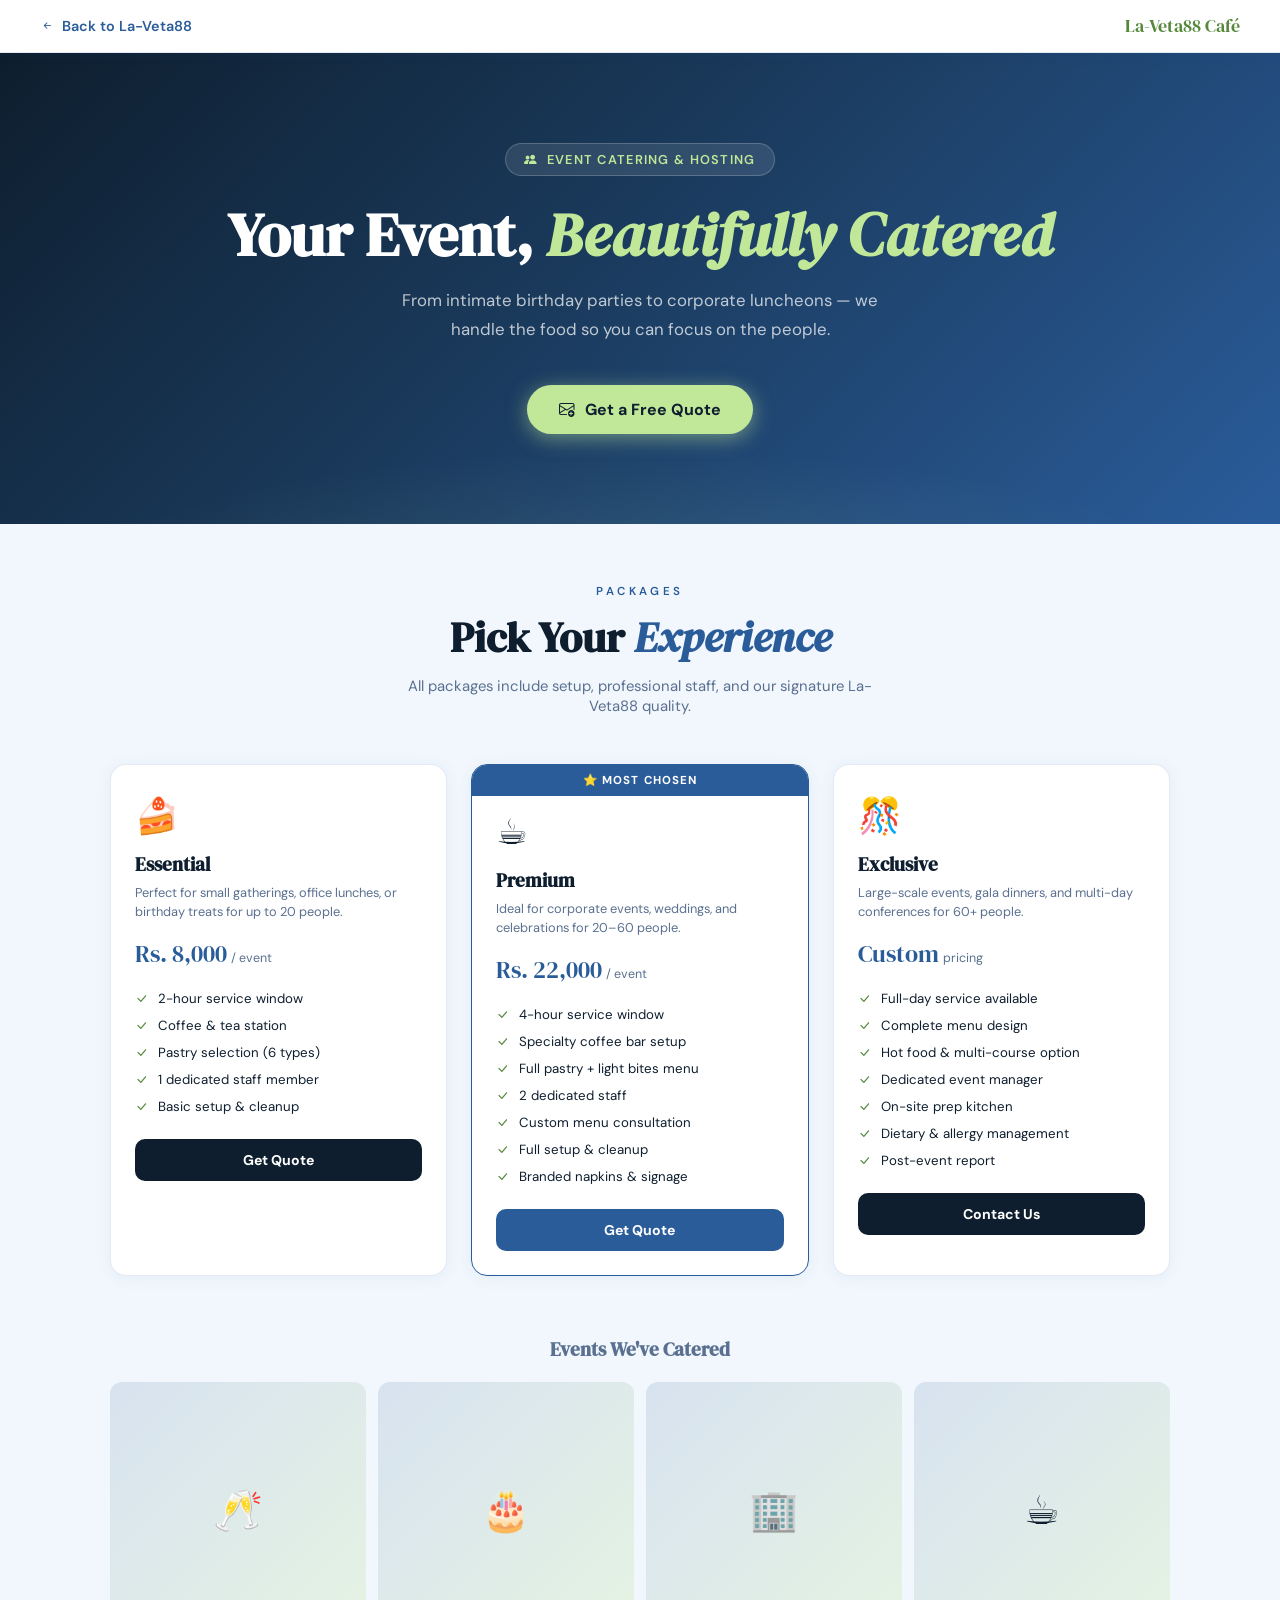
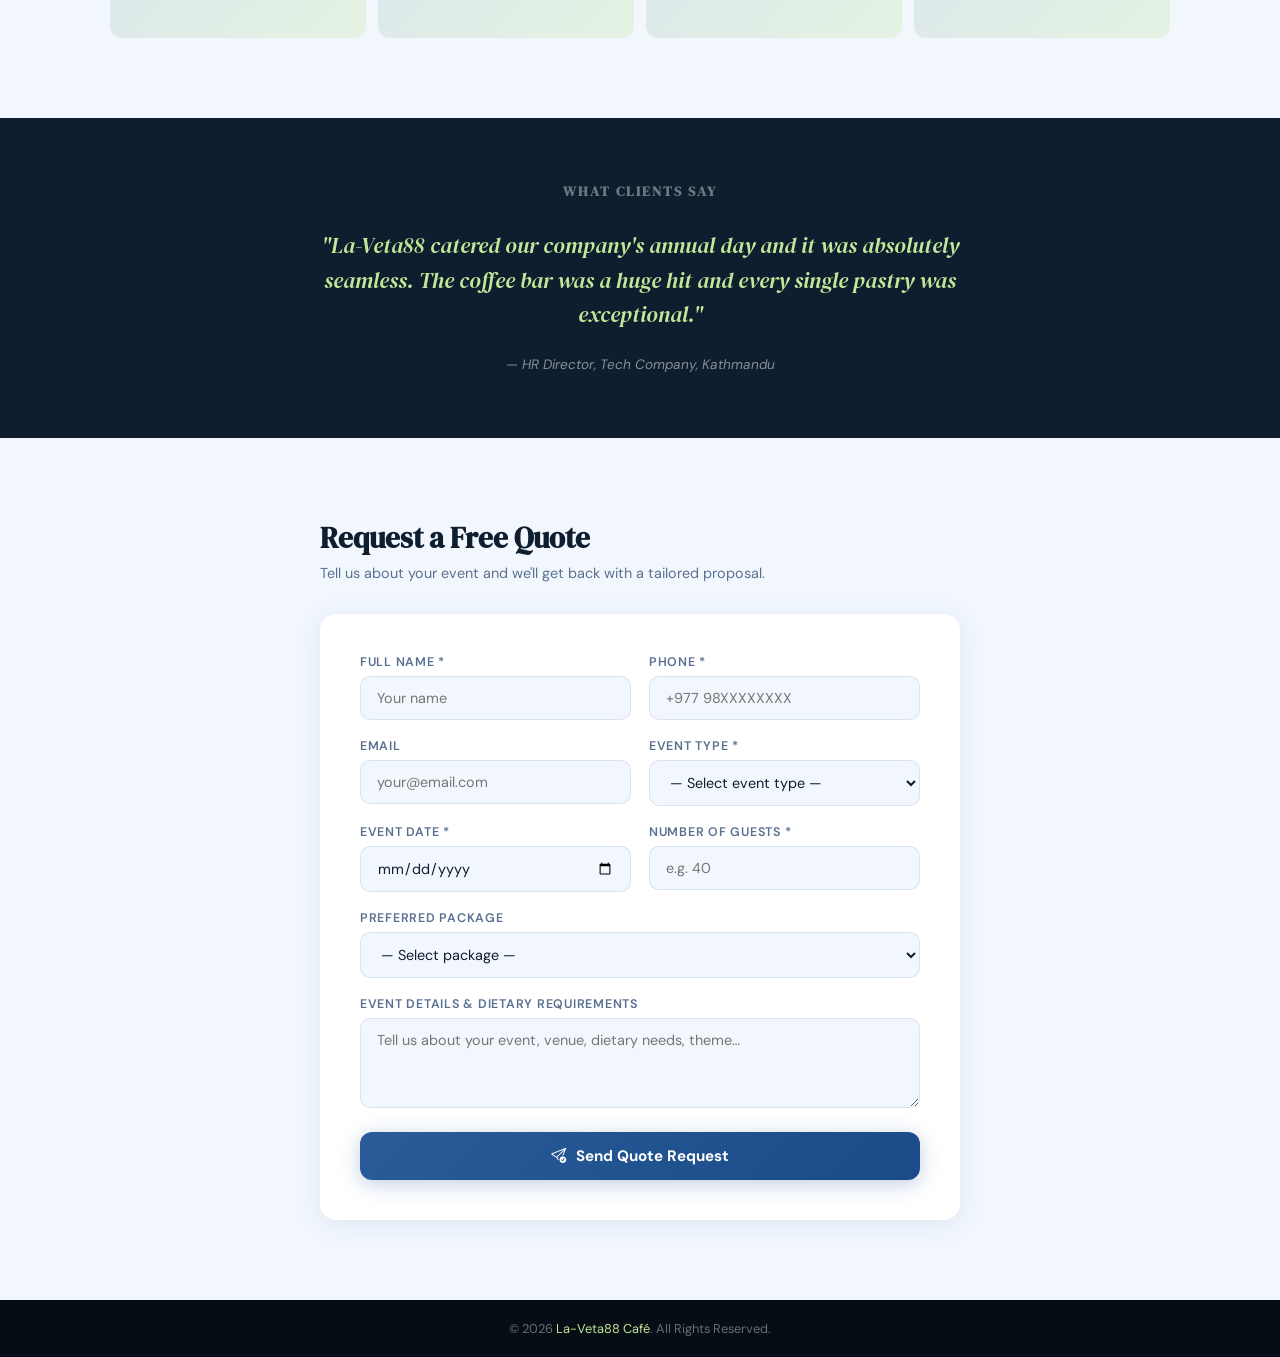
<file: events.html>
<!DOCTYPE html>
<html lang="en">
<head>
  <meta charset="UTF-8">
  <meta name="viewport" content="width=device-width, initial-scale=1.0">
  <title>Event Catering & Hosting | La-Veta88 Café Kathmandu</title>
  <meta name="description" content="La-Veta88 offers premium event catering and private hosting in Kathmandu. Custom menus, professional staff, and flexible packages for corporate events, birthdays, and weddings.">
  <link rel="canonical" href="https://www.la-veta88.com/events.html">
  <script type="application/ld+json">
  {"@context":"https://schema.org","@type":"FoodEstablishment","name":"La-Veta88 Event Catering","url":"https://www.la-veta88.com/events.html","telephone":"+977-9806124533","servesCuisine":["Coffee","Continental","Nepali","Pastry"]}
  </script>

  <link rel="preconnect" href="https://fonts.googleapis.com">
  <link href="https://fonts.googleapis.com/css2?family=DM+Serif+Display:ital@0;1&family=DM+Sans:opsz,wght@9..40,300;400;500;600&display=swap" rel="stylesheet">
  <link rel="stylesheet" href="https://cdnjs.cloudflare.com/ajax/libs/font-awesome/6.5.1/css/all.min.css">
  <link href="https://cdn.jsdelivr.net/npm/bootstrap-icons@1.11.3/font/bootstrap-icons.css" rel="stylesheet">

  <style>
    :root {
      --c-bg: #f2f7fd;
      --c-dark: #0e1e2e;
      --c-blue: #2a5c9a;
      --c-teal: #2a8a7a;
      --c-lime: #C1E899;
      --c-green: #55883B;
      --c-surface: #fff;
      --c-muted: #5a7090;
      --c-border: rgba(42,92,154,0.12);
      --font-d: 'DM Serif Display', serif;
      --font-b: 'DM Sans', system-ui, sans-serif;
      --radius: 16px;
    }
    *,*::before,*::after { box-sizing:border-box; margin:0; padding:0; }
    body { font-family: var(--font-b); background: var(--c-bg); color: var(--c-dark); min-height:100vh; }

    .back-nav {
      background: var(--c-surface); border-bottom: 1px solid var(--c-border);
      padding: 14px 40px; display: flex; align-items: center;
      justify-content: space-between; position: sticky; top: 0; z-index: 100;
      box-shadow: 0 2px 12px rgba(42,92,154,0.07);
    }
    .back-nav a {
      display: flex; align-items: center; gap: 8px;
      color: var(--c-blue); text-decoration: none;
      font-weight: 600; font-size: 0.9rem; transition: gap 0.2s;
    }
    .back-nav a:hover { gap: 12px; }
    .back-nav .brand { font-family: var(--font-d); color: var(--c-green); font-size: 1.1rem; }

    /* Hero */
    .hero {
      background: linear-gradient(135deg, #0e1e2e 0%, #1a3a5c 45%, #2a5c9a 100%);
      color: #fff; padding: 90px 40px; text-align: center; position: relative; overflow: hidden;
    }
    .hero::before {
      content:''; position:absolute; inset:0;
      background: radial-gradient(ellipse 80% 60% at 50% 120%, rgba(193,232,153,0.12) 0%, transparent 60%);
    }
    .hero-badge {
      display: inline-flex; align-items: center; gap: 8px;
      background: rgba(255,255,255,0.1); border: 1px solid rgba(255,255,255,0.2);
      color: var(--c-lime); padding: 7px 18px; border-radius: 100px;
      font-size: 0.8rem; font-weight: 600; letter-spacing: 0.1em;
      text-transform: uppercase; margin-bottom: 24px;
    }
    .hero h1 {
      font-family: var(--font-d);
      font-size: clamp(2.2rem, 5vw, 3.8rem);
      margin-bottom: 16px; line-height: 1.15;
    }
    .hero h1 em { color: var(--c-lime); font-style: italic; }
    .hero p {
      font-size: 1.05rem; color: rgba(255,255,255,0.72);
      max-width: 520px; margin: 0 auto 40px; line-height: 1.75;
    }
    .hero-cta {
      display: inline-flex; align-items: center; gap: 10px;
      background: var(--c-lime); color: #0e1e2e;
      text-decoration: none; padding: 14px 32px; border-radius: 100px;
      font-weight: 700; font-size: 1rem;
      transition: transform 0.2s, box-shadow 0.2s;
      box-shadow: 0 4px 20px rgba(193,232,153,0.5);
    }
    .hero-cta:hover { transform: translateY(-3px); box-shadow: 0 8px 28px rgba(193,232,153,0.6); color: #0e1e2e; }

    /* Packages */
    .packages {
      max-width: 1100px; margin: 60px auto;
      padding: 0 20px;
    }
    .section-header { text-align: center; margin-bottom: 48px; }
    .eyebrow {
      font-size: 0.72rem; font-weight: 600;
      letter-spacing: 0.3em; text-transform: uppercase;
      color: var(--c-blue); display: block; margin-bottom: 10px;
    }
    .section-header h2 {
      font-family: var(--font-d);
      font-size: clamp(1.8rem, 4vw, 2.6rem); color: var(--c-dark); margin-bottom: 10px;
    }
    .section-header h2 em { color: var(--c-blue); font-style: italic; }
    .section-header p { color: var(--c-muted); font-size: 0.93rem; max-width: 480px; margin: 0 auto; }

    .pkg-grid { display: grid; grid-template-columns: repeat(3, 1fr); gap: 24px; }

    .pkg-card {
      background: var(--c-surface); border-radius: var(--radius);
      border: 1.5px solid var(--c-border);
      box-shadow: 0 2px 16px rgba(42,92,154,0.07);
      overflow: hidden;
      transition: transform 0.3s, box-shadow 0.3s;
    }
    .pkg-card:hover { transform: translateY(-6px); box-shadow: 0 16px 40px rgba(42,92,154,0.16); }
    .pkg-card.recommended {
      border-color: var(--c-blue);
      position: relative;
    }
    .pkg-rec-label {
      position: absolute; top: 0; left: 0; right: 0;
      background: var(--c-blue); color: #fff;
      text-align: center; padding: 8px;
      font-size: 0.72rem; font-weight: 700;
      letter-spacing: 0.1em; text-transform: uppercase;
    }
    .pkg-top { padding: 28px 24px 20px; }
    .pkg-card.recommended .pkg-top { padding-top: 44px; }
    .pkg-icon { font-size: 2.2rem; margin-bottom: 12px; display: block; }
    .pkg-top h3 { font-family: var(--font-d); font-size: 1.2rem; color: var(--c-dark); margin-bottom: 6px; }
    .pkg-top .sub { font-size: 0.8rem; color: var(--c-muted); line-height: 1.5; margin-bottom: 16px; }
    .pkg-price {
      display: flex; align-items: baseline; gap: 4px;
      font-family: var(--font-d); font-size: 1.5rem; color: var(--c-blue);
    }
    .pkg-price span { font-family: var(--font-b); font-size: 0.78rem; color: var(--c-muted); }

    .pkg-features { padding: 0 24px 24px; list-style: none; display: flex; flex-direction: column; gap: 10px; }
    .pkg-features li {
      display: flex; align-items: center; gap: 10px;
      font-size: 0.83rem; color: var(--c-dark);
    }
    .pkg-features li i { color: var(--c-green); font-size: 0.8rem; }
    .pkg-btn {
      display: block; margin: 0 24px 24px;
      padding: 12px;
      background: var(--c-dark);
      color: #fff; text-decoration: none;
      border-radius: 10px; text-align: center;
      font-size: 0.88rem; font-weight: 700;
      transition: background 0.2s, transform 0.15s;
    }
    .pkg-btn:hover { background: var(--c-blue); transform: translateY(-1px); color:#fff; }
    .pkg-card.recommended .pkg-btn { background: var(--c-blue); }
    .pkg-card.recommended .pkg-btn:hover { background: #1a4a88; }

    /* Gallery strip */
    .gallery-strip {
      padding: 0 20px 80px;
      max-width: 1100px; margin: 0 auto;
    }
    .gallery-strip h3 {
      font-family: var(--font-d); font-size: 1.2rem;
      color: var(--c-muted); margin-bottom: 20px; text-align: center;
    }
    .gallery-grid {
      display: grid;
      grid-template-columns: repeat(4, 1fr);
      gap: 12px;
    }
    .gallery-thumb {
      aspect-ratio: 1;
      border-radius: 12px;
      background: linear-gradient(135deg, #2a5c9a22 0%, #C1E89944 100%);
      display: flex; align-items: center; justify-content: center;
      font-size: 2.5rem;
      transition: transform 0.2s;
      cursor: pointer;
    }
    .gallery-thumb:hover { transform: scale(1.04); }

    /* Testimonial */
    .testimonial-band {
      background: var(--c-dark); padding: 64px 40px; text-align: center; color: #fff;
    }
    .testimonial-band blockquote {
      font-family: var(--font-d); font-size: 1.35rem;
      color: var(--c-lime); max-width: 640px; margin: 0 auto 20px;
      font-style: italic; line-height: 1.6;
    }
    .testimonial-band cite { font-size: 0.85rem; color: rgba(255,255,255,0.5); }

    /* Quote form */
    .quote-section { max-width: 680px; margin: 80px auto; padding: 0 20px; }
    .quote-section h2 { font-family: var(--font-d); font-size: 1.8rem; margin-bottom: 6px; }
    .quote-section .sub { color: var(--c-muted); font-size: 0.9rem; margin-bottom: 32px; }
    .q-card {
      background: var(--c-surface); border-radius: var(--radius);
      box-shadow: 0 4px 24px rgba(42,92,154,0.1); padding: 40px;
    }
    .f-row { display: grid; grid-template-columns: 1fr 1fr; gap: 18px; margin-bottom: 18px; }
    .f-group { display: flex; flex-direction: column; gap: 6px; }
    .f-group.full { grid-column: 1/-1; }
    label { font-size: 0.78rem; font-weight: 600; color: var(--c-muted); letter-spacing: 0.06em; text-transform: uppercase; }
    input, select, textarea {
      border: 1.5px solid var(--c-border); border-radius: 10px;
      padding: 12px 16px; font-family: var(--font-b); font-size: 0.9rem;
      color: var(--c-dark); background: var(--c-bg); outline: none;
      transition: border-color 0.2s; width: 100%;
    }
    input:focus, select:focus, textarea:focus {
      border-color: var(--c-blue);
      box-shadow: 0 0 0 3px rgba(42,92,154,0.1); background: #fff;
    }
    textarea { resize: vertical; min-height: 90px; }
    .submit-btn {
      width: 100%; padding: 14px;
      background: linear-gradient(135deg, var(--c-blue) 0%, #1a4a88 100%);
      color: #fff; border: none; border-radius: 12px;
      font-family: var(--font-b); font-size: 0.95rem; font-weight: 700;
      cursor: pointer; display: flex; align-items: center;
      justify-content: center; gap: 10px; margin-top: 24px;
      transition: transform 0.2s, box-shadow 0.2s;
      box-shadow: 0 4px 20px rgba(42,92,154,0.3);
    }
    .submit-btn:hover { transform: translateY(-2px); box-shadow: 0 8px 28px rgba(42,92,154,0.4); }
    .toast-msg {
      display: none; align-items: center; gap: 12px;
      background: var(--c-dark); color: var(--c-lime);
      border-radius: 12px; padding: 16px 20px;
      margin-top: 16px; font-size: 0.9rem; font-weight: 600;
    }
    .toast-msg.show { display: flex; }
    .mini-footer { background: #060d14; color: rgba(255,255,255,0.4); text-align: center; padding: 20px; font-size: 0.8rem; }
    .mini-footer a { color: var(--c-lime); text-decoration: none; }

    @media (max-width: 768px) {
      .back-nav { padding: 14px 20px; }
      .hero { padding: 60px 20px; }
      .pkg-grid { grid-template-columns: 1fr; }
      .gallery-grid { grid-template-columns: repeat(2, 1fr); }
      .f-row { grid-template-columns: 1fr; }
      .q-card { padding: 24px 18px; }
      .testimonial-band { padding: 48px 20px; }
    }
  </style>
</head>
<body>

  <nav class="back-nav">
    <a href="index.html#home"><i class="bi bi-arrow-left-short"></i> Back to La-Veta88</a>
    <span class="brand">La-Veta88 Café</span>
  </nav>

  <section class="hero" aria-labelledby="hero-h1">
    <div class="hero-badge"><i class="bi bi-people-fill"></i> Event Catering & Hosting</div>
    <h1 id="hero-h1">Your Event, <em>Beautifully Catered</em></h1>
    <p>From intimate birthday parties to corporate luncheons — we handle the food so you can focus on the people.</p>
    <a href="#quote" class="hero-cta"><i class="bi bi-envelope-plus"></i> Get a Free Quote</a>
  </section>

  <section class="packages" aria-labelledby="pkg-h2">
    <div class="section-header">
      <span class="eyebrow">Packages</span>
      <h2 id="pkg-h2">Pick Your <em>Experience</em></h2>
      <p>All packages include setup, professional staff, and our signature La-Veta88 quality.</p>
    </div>
    <div class="pkg-grid">

      <div class="pkg-card">
        <div class="pkg-top">
          <span class="pkg-icon" aria-hidden="true">🍰</span>
          <h3>Essential</h3>
          <p class="sub">Perfect for small gatherings, office lunches, or birthday treats for up to 20 people.</p>
          <div class="pkg-price">Rs. 8,000 <span>/ event</span></div>
        </div>
        <ul class="pkg-features">
          <li><i class="bi bi-check-lg"></i> 2-hour service window</li>
          <li><i class="bi bi-check-lg"></i> Coffee & tea station</li>
          <li><i class="bi bi-check-lg"></i> Pastry selection (6 types)</li>
          <li><i class="bi bi-check-lg"></i> 1 dedicated staff member</li>
          <li><i class="bi bi-check-lg"></i> Basic setup & cleanup</li>
        </ul>
        <a href="#quote" class="pkg-btn">Get Quote</a>
      </div>

      <div class="pkg-card recommended">
        <div class="pkg-rec-label">⭐ Most Chosen</div>
        <div class="pkg-top">
          <span class="pkg-icon" aria-hidden="true">☕</span>
          <h3>Premium</h3>
          <p class="sub">Ideal for corporate events, weddings, and celebrations for 20–60 people.</p>
          <div class="pkg-price">Rs. 22,000 <span>/ event</span></div>
        </div>
        <ul class="pkg-features">
          <li><i class="bi bi-check-lg"></i> 4-hour service window</li>
          <li><i class="bi bi-check-lg"></i> Specialty coffee bar setup</li>
          <li><i class="bi bi-check-lg"></i> Full pastry + light bites menu</li>
          <li><i class="bi bi-check-lg"></i> 2 dedicated staff</li>
          <li><i class="bi bi-check-lg"></i> Custom menu consultation</li>
          <li><i class="bi bi-check-lg"></i> Full setup & cleanup</li>
          <li><i class="bi bi-check-lg"></i> Branded napkins & signage</li>
        </ul>
        <a href="#quote" class="pkg-btn">Get Quote</a>
      </div>

      <div class="pkg-card">
        <div class="pkg-top">
          <span class="pkg-icon" aria-hidden="true">🎊</span>
          <h3>Exclusive</h3>
          <p class="sub">Large-scale events, gala dinners, and multi-day conferences for 60+ people.</p>
          <div class="pkg-price">Custom <span>pricing</span></div>
        </div>
        <ul class="pkg-features">
          <li><i class="bi bi-check-lg"></i> Full-day service available</li>
          <li><i class="bi bi-check-lg"></i> Complete menu design</li>
          <li><i class="bi bi-check-lg"></i> Hot food & multi-course option</li>
          <li><i class="bi bi-check-lg"></i> Dedicated event manager</li>
          <li><i class="bi bi-check-lg"></i> On-site prep kitchen</li>
          <li><i class="bi bi-check-lg"></i> Dietary & allergy management</li>
          <li><i class="bi bi-check-lg"></i> Post-event report</li>
        </ul>
        <a href="#quote" class="pkg-btn">Contact Us</a>
      </div>

    </div>
  </section>

  <!-- Gallery strip -->
  <div class="gallery-strip" aria-label="Event photos">
    <h3>Events We've Catered</h3>
    <div class="gallery-grid" aria-hidden="true">
      <div class="gallery-thumb">🥂</div>
      <div class="gallery-thumb">🎂</div>
      <div class="gallery-thumb">🏢</div>
      <div class="gallery-thumb">☕</div>
    </div>
  </div>

  <!-- Testimonial -->
  <section class="testimonial-band" aria-labelledby="test-h2">
    <h2 id="test-h2" style="font-family:var(--font-d);font-size:0.85rem;letter-spacing:0.15em;text-transform:uppercase;color:rgba(255,255,255,0.4);margin-bottom:28px;">What Clients Say</h2>
    <blockquote>
      "La-Veta88 catered our company's annual day and it was absolutely seamless. The coffee bar was a huge hit and every single pastry was exceptional."
    </blockquote>
    <cite>— HR Director, Tech Company, Kathmandu</cite>
  </section>

  <!-- Quote form -->
  <section class="quote-section" id="quote" aria-labelledby="quote-h2">
    <h2 id="quote-h2">Request a Free Quote</h2>
    <p class="sub">Tell us about your event and we'll get back with a tailored proposal.</p>
    <div class="q-card">
      <form id="eventsForm" novalidate>
        <div class="f-row">
          <div class="f-group">
            <label for="ev-name">Full Name *</label>
            <input type="text" id="ev-name" placeholder="Your name" required>
          </div>
          <div class="f-group">
            <label for="ev-phone">Phone *</label>
            <input type="tel" id="ev-phone" placeholder="+977 98XXXXXXXX" required>
          </div>
          <div class="f-group">
            <label for="ev-email">Email</label>
            <input type="email" id="ev-email" placeholder="your@email.com">
          </div>
          <div class="f-group">
            <label for="ev-type">Event Type *</label>
            <select id="ev-type" required>
              <option value="">— Select event type —</option>
              <option value="birthday">Birthday Party</option>
              <option value="corporate">Corporate / Office</option>
              <option value="wedding">Wedding / Reception</option>
              <option value="conference">Conference / Seminar</option>
              <option value="other">Other</option>
            </select>
          </div>
          <div class="f-group">
            <label for="ev-date">Event Date *</label>
            <input type="date" id="ev-date" required>
          </div>
          <div class="f-group">
            <label for="ev-guests">Number of Guests *</label>
            <input type="number" id="ev-guests" min="5" placeholder="e.g. 40" required>
          </div>
          <div class="f-group full">
            <label for="ev-package">Preferred Package</label>
            <select id="ev-package">
              <option value="">— Select package —</option>
              <option value="essential">Essential (Rs. 8,000)</option>
              <option value="premium">Premium (Rs. 22,000)</option>
              <option value="exclusive">Exclusive (Custom)</option>
            </select>
          </div>
          <div class="f-group full">
            <label for="ev-notes">Event Details & Dietary Requirements</label>
            <textarea id="ev-notes" placeholder="Tell us about your event, venue, dietary needs, theme…"></textarea>
          </div>
        </div>
        <button type="submit" class="submit-btn">
          <i class="bi bi-send-check"></i> Send Quote Request
        </button>
        <div class="toast-msg" id="evTost" role="alert" aria-live="polite">
          <i class="bi bi-check-circle-fill"></i>
          Quote request received! We'll respond within 24 hours.
        </div>
      </form>
    </div>
  </section>

  <footer class="mini-footer">
    <p>&copy; 2026 <a href="index.html">La-Veta88 Café</a>. All Rights Reserved.</p>
  </footer>

  <script>
    var d = document.getElementById('ev-date');
    if (d) d.min = new Date().toISOString().split('T')[0];

    document.getElementById('eventsForm').addEventListener('submit', function(e) {
      e.preventDefault();
      var n = document.getElementById('ev-name').value.trim();
      var p = document.getElementById('ev-phone').value.trim();
      var t = document.getElementById('ev-type').value;
      var date = document.getElementById('ev-date').value;
      var g = document.getElementById('ev-guests').value;
      if (!n || !p || !t || !date || !g) { alert('Please fill in all required (*) fields.'); return; }
      var toast = document.getElementById('evTost');
      toast.classList.add('show');
      var btn = this.querySelector('.submit-btn');
      btn.disabled = true; btn.textContent = 'Request Sent ✓';
      toast.scrollIntoView({ behavior: 'smooth', block: 'center' });
    });
  </script>
</body>
</html>
</file>
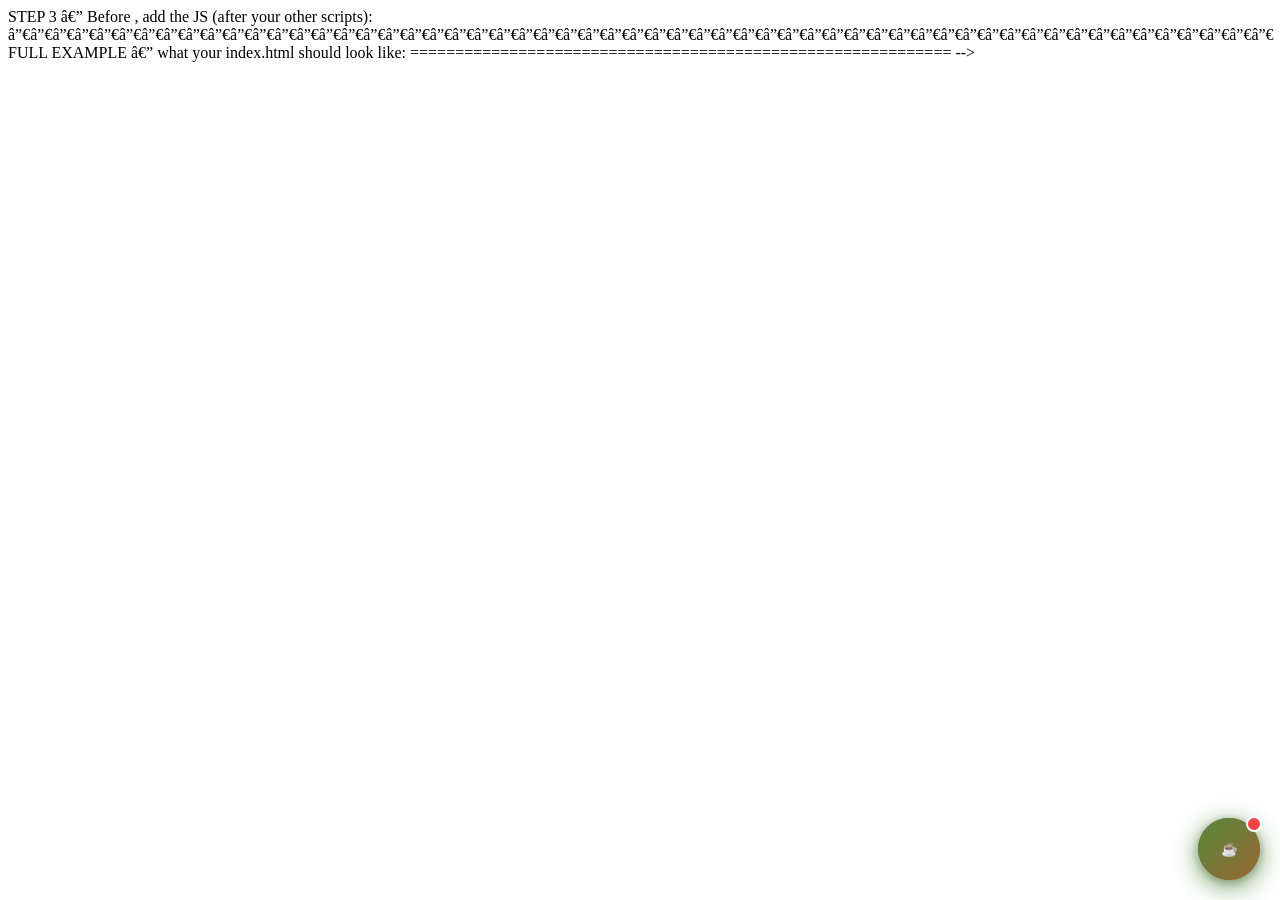
<file: mittho-ai-integration.html>
<!--
  ============================================================
  MITTHO-AI — HTML Integration Snippet
  La-Veta88 · mittho.ai Floating Chat Widget
  ============================================================

  HOW TO INTEGRATE INTO index.html
  ─────────────────────────────────────────────────────────
  STEP 1 — In <head>, add the CSS (after your index.css):

    <link rel="stylesheet" href="mittho-ai.css">

  STEP 2 — In <body>, replace the empty .mittho-ai section
  with this snippet (the widget injects itself into <body>
  automatically via JS — you only need the section as an
  anchor/scroll target):

    <!-- Mittho AI anchor (widget is injected by JS) -->
    <section class="mittho-ai" id="mittho-ai-section"></section>

  STEP 3 — Before </body>, add the JS (after your other scripts):

    <script src="mittho-ai.js"></script>

  ─────────────────────────────────────────────────────────
  FULL EXAMPLE — what your index.html should look like:
  ============================================================
-->

<!DOCTYPE html>
<html lang="en">
<head>
  <meta charset="UTF-8">
  <meta name="viewport" content="width=device-width, initial-scale=1.0">
  <title>La-Veta88.com</title>

  <!-- ... your existing links ... -->

  <!-- ① ADD THIS — Mittho AI styles (after index.css) -->
  <link rel="stylesheet" href="mittho-ai.css">

</head>
<body>

  <!-- ... all your existing HTML (header, main, sections, footer) ... -->

  <!--
    ② REPLACE the empty <section class="mittho-ai"> in your contact section
    Your current code:
      <section class="mittho-ai"></section>

    Replace with:
  -->
  <section class="mittho-ai" id="mittho-ai-section" aria-label="Mittho AI Chat Widget"></section>

  <!-- ... footer ... -->

  <!-- ... your existing scripts ... -->

  <!-- ③ ADD THIS — Mittho AI script (last, before </body>) -->
  <script src="mittho-ai.js"></script>

</body>
</html>


<!--
  ============================================================
  EXACT DIFF — what to change in your index.html
  ============================================================

  IN <head> — ADD after <link rel="stylesheet" href="index.css">:
  ──────────────────────────────────────────────────────────────
  <link rel="stylesheet" href="mittho-ai.css">


  IN <body> — FIND this line inside your contact section:
  ──────────────────────────────────────────────────────────────
  <section class="mittho-ai">
  </section>

  REPLACE WITH:
  ──────────────────────────────────────────────────────────────
  <section class="mittho-ai" id="mittho-ai-section"></section>


  BEFORE </body> — ADD after all other <script> tags:
  ──────────────────────────────────────────────────────────────
  <script src="mittho-ai.js"></script>


  ============================================================
  FILE STRUCTURE
  ============================================================
  your-project/
  ├── index.html         ← add CSS link + JS script tag
  ├── index.css          ← unchanged
  ├── mittho-ai.css      ← NEW — widget styles
  ├── mittho-ai.js       ← NEW — widget logic
  └── mitthoai.html      ← your existing mittho.ai page

  ============================================================
  FEATURES INCLUDED
  ============================================================
  ✅ Floating FAB button (bottom-right, fixed)
  ✅ Animated open/close with spring physics
  ✅ Pulse ring when chat is closed
  ✅ Notification dot after 3s
  ✅ Toast hint on first visit
  ✅ Welcome banner with quick-suggestion chips
  ✅ AI typing indicator (animated dots)
  ✅ Chat history saved to localStorage
  ✅ Clear history button
  ✅ Send on Enter (Shift+Enter = new line)
  ✅ Auto-resize textarea
  ✅ Close on Escape key or click outside
  ✅ Keyword-based smart replies (menu, hours, location, etc.)
  ✅ Fully accessible (ARIA labels, focus management)
  ✅ Reduced-motion support
  ✅ Mobile responsive
  ✅ 100% matches your index.css design system tokens
  ✅ Zero external dependencies
  ✅ "Powered by mittho.ai" branding in footer

  ============================================================
  CUSTOMIZATION
  ============================================================
  In mittho-ai.js, edit the MITTHO_CONFIG object:

    botName:    'Mittho AI'       ← Display name in header
    botEmoji:   '☕'              ← Bot avatar emoji
    greetDelay: 1200              ← ms before first auto-reply
    maxHistory: 40                ← Max messages in localStorage

  To add new smart replies, add entries to the CANNED object:

    newTopic: [
      "Your reply here with <strong>HTML</strong> supported!",
      "Second possible reply for variety.",
    ],

  Then add a matcher in the matchResponse() function:

    if (/keyword1|keyword2/.test(t)) return pickRandom(CANNED.newTopic);

  ============================================================
-->
</file>
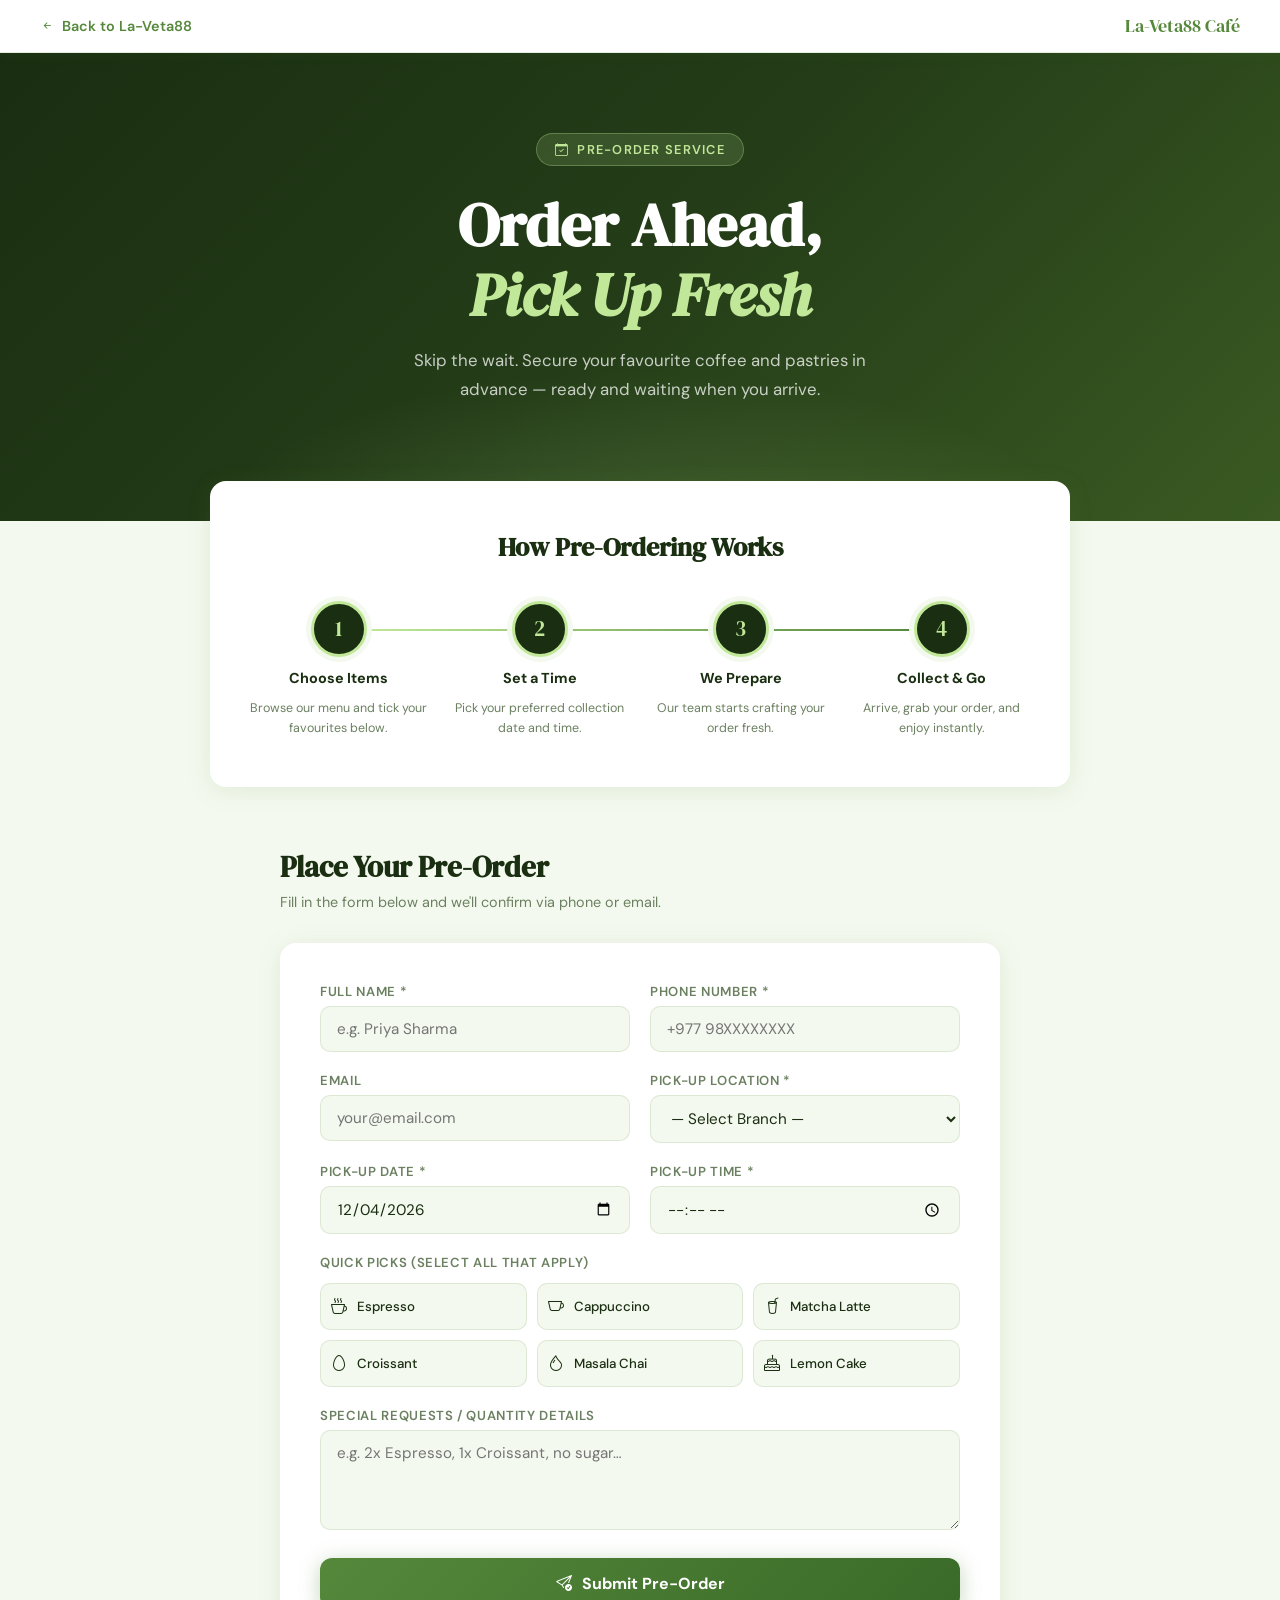
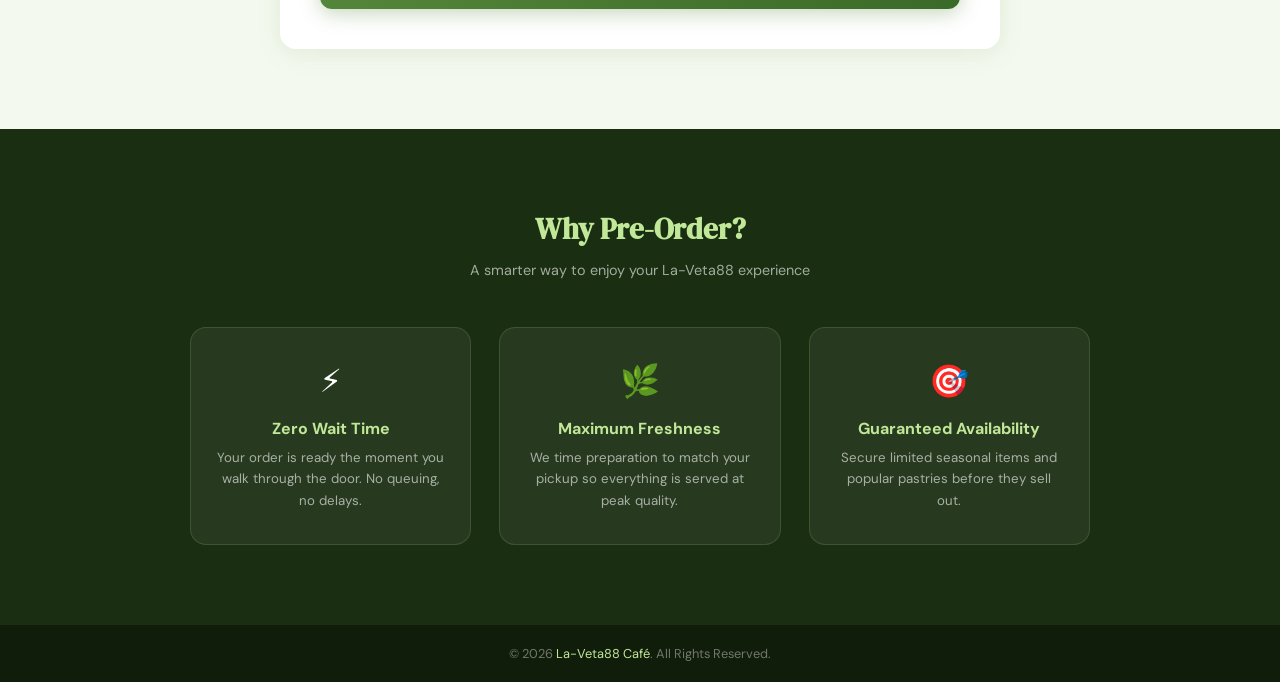
<file: preorder.html>
<!DOCTYPE html>
<html lang="en">
<head>
  <meta charset="UTF-8">
  <meta name="viewport" content="width=device-width, initial-scale=1.0">
  <title>Pre-Order Service | La-Veta88 Café Kathmandu</title>
  <meta name="description" content="Pre-order your favourite La-Veta88 coffee and pastries online. Skip the queue and collect your order fresh and ready at either our Baneswor or Bhanimandal location.">
  <meta property="og:title" content="Pre-Order | La-Veta88 Café">
  <meta property="og:description" content="Order ahead. Pick up fresh. No waiting.">
  <meta property="og:image" content="images/expresso.jpg">
  <link rel="canonical" href="https://www.la-veta88.com/preorder.html">

  <!-- Fonts & Icons -->
  <link rel="preconnect" href="https://fonts.googleapis.com">
  <link href="https://fonts.googleapis.com/css2?family=DM+Serif+Display:ital@0;1&family=DM+Sans:opsz,wght@9..40,300;400;500;600&display=swap" rel="stylesheet">
  <link rel="stylesheet" href="https://cdnjs.cloudflare.com/ajax/libs/font-awesome/6.5.1/css/all.min.css">
  <link href="https://cdn.jsdelivr.net/npm/bootstrap-icons@1.11.3/font/bootstrap-icons.css" rel="stylesheet">

  <script type="application/ld+json">
  {"@context":"https://schema.org","@type":"WebPage","name":"Pre-Order | La-Veta88","description":"Pre-order coffee and food at La-Veta88 Café, Kathmandu","url":"https://www.la-veta88.com/preorder.html","breadcrumb":{"@type":"BreadcrumbList","itemListElement":[{"@type":"ListItem","position":1,"name":"Home","item":"https://www.la-veta88.com/"},{"@type":"ListItem","position":2,"name":"Pre-Order","item":"https://www.la-veta88.com/preorder.html"}]}}
  </script>

  <style>
    /* ── DESIGN TOKENS ── */
    :root {
      --c-bg: #f4f9ef;
      --c-dark: #1a2e11;
      --c-green: #55883B;
      --c-lime: #C1E899;
      --c-brown: #9A6735;
      --c-surface: #ffffff;
      --c-muted: #6b8060;
      --c-border: rgba(85,136,59,0.15);
      --font-d: 'DM Serif Display', serif;
      --font-b: 'DM Sans', system-ui, sans-serif;
      --radius: 16px;
      --shadow: 0 4px 24px rgba(85,136,59,0.12);
    }

    *,*::before,*::after { box-sizing:border-box; margin:0; padding:0; }

    body {
      font-family: var(--font-b);
      background: var(--c-bg);
      color: var(--c-dark);
      min-height: 100vh;
    }

    /* ── BACK NAV ── */
    .back-nav {
      background: var(--c-surface);
      border-bottom: 1px solid var(--c-border);
      padding: 14px 40px;
      display: flex;
      align-items: center;
      gap: 12px;
      position: sticky;
      top: 0;
      z-index: 100;
      box-shadow: 0 2px 12px rgba(85,136,59,0.08);
    }
    .back-nav a {
      display: flex;
      align-items: center;
      gap: 8px;
      color: var(--c-green);
      text-decoration: none;
      font-weight: 600;
      font-size: 0.9rem;
      transition: gap 0.2s;
    }
    .back-nav a:hover { gap: 12px; }
    .back-nav .brand {
      margin-left: auto;
      font-family: var(--font-d);
      color: var(--c-green);
      font-size: 1.1rem;
    }

    /* ── HERO ── */
    .hero {
      background: linear-gradient(135deg, var(--c-dark) 0%, #243d18 50%, #3a5a22 100%);
      color: #fff;
      padding: 80px 40px;
      text-align: center;
      position: relative;
      overflow: hidden;
    }
    .hero::before {
      content:'';
      position:absolute;
      inset:0;
      background: radial-gradient(ellipse 60% 70% at 50% 110%, rgba(193,232,153,0.18) 0%, transparent 60%);
      pointer-events:none;
    }
    .hero-badge {
      display: inline-flex;
      align-items: center;
      gap: 8px;
      background: rgba(193,232,153,0.15);
      border: 1px solid rgba(193,232,153,0.3);
      color: var(--c-lime);
      padding: 7px 18px;
      border-radius: 100px;
      font-size: 0.8rem;
      font-weight: 600;
      letter-spacing: 0.1em;
      text-transform: uppercase;
      margin-bottom: 24px;
    }
    .hero h1 {
      font-family: var(--font-d);
      font-size: clamp(2.2rem,5vw,3.8rem);
      margin-bottom: 16px;
      line-height: 1.15;
    }
    .hero h1 em { color: var(--c-lime); font-style: italic; }
    .hero p {
      font-size: 1.05rem;
      color: rgba(255,255,255,0.75);
      max-width: 500px;
      margin: 0 auto 36px;
      line-height: 1.75;
    }

    /* ── HOW IT WORKS ── */
    .steps-section {
      max-width: 900px;
      margin: -40px auto 60px;
      padding: 0 20px;
      position: relative;
      z-index: 10;
    }
    .steps-card {
      background: var(--c-surface);
      border-radius: var(--radius);
      box-shadow: var(--shadow);
      padding: 48px 40px;
    }
    .steps-card h2 {
      font-family: var(--font-d);
      font-size: 1.6rem;
      color: var(--c-dark);
      margin-bottom: 36px;
      text-align: center;
    }
    .steps-grid {
      display: grid;
      grid-template-columns: repeat(4, 1fr);
      gap: 24px;
      position: relative;
    }
    /* connector line */
    .steps-grid::before {
      content: '';
      position: absolute;
      top: 28px;
      left: calc(12.5% + 12px);
      width: calc(75% - 24px);
      height: 2px;
      background: linear-gradient(to right, var(--c-lime), var(--c-green));
      z-index: 0;
    }
    .step {
      display: flex;
      flex-direction: column;
      align-items: center;
      text-align: center;
      gap: 12px;
      position: relative;
      z-index: 1;
    }
    .step-num {
      width: 56px;
      height: 56px;
      border-radius: 50%;
      background: var(--c-dark);
      color: var(--c-lime);
      font-family: var(--font-d);
      font-size: 1.3rem;
      display: flex;
      align-items: center;
      justify-content: center;
      border: 3px solid var(--c-lime);
      box-shadow: 0 0 0 5px var(--c-bg);
    }
    .step h4 {
      font-size: 0.9rem;
      font-weight: 700;
      color: var(--c-dark);
    }
    .step p {
      font-size: 0.78rem;
      color: var(--c-muted);
      line-height: 1.6;
    }

    /* ── ORDER FORM ── */
    .form-section {
      max-width: 760px;
      margin: 0 auto 80px;
      padding: 0 20px;
    }
    .form-section h2 {
      font-family: var(--font-d);
      font-size: 1.8rem;
      color: var(--c-dark);
      margin-bottom: 6px;
    }
    .form-section .sub { color: var(--c-muted); font-size: 0.9rem; margin-bottom: 32px; }

    .form-card {
      background: var(--c-surface);
      border-radius: var(--radius);
      box-shadow: var(--shadow);
      padding: 40px;
    }

    .form-row {
      display: grid;
      grid-template-columns: 1fr 1fr;
      gap: 20px;
      margin-bottom: 20px;
    }
    .form-group {
      display: flex;
      flex-direction: column;
      gap: 6px;
    }
    .form-group.full { grid-column: 1 / -1; }
    label {
      font-size: 0.82rem;
      font-weight: 600;
      color: var(--c-muted);
      letter-spacing: 0.05em;
      text-transform: uppercase;
    }
    input, select, textarea {
      border: 1.5px solid var(--c-border);
      border-radius: 10px;
      padding: 12px 16px;
      font-family: var(--font-b);
      font-size: 0.95rem;
      color: var(--c-dark);
      background: var(--c-bg);
      outline: none;
      transition: border-color 0.2s, box-shadow 0.2s;
      width: 100%;
    }
    input:focus, select:focus, textarea:focus {
      border-color: var(--c-green);
      box-shadow: 0 0 0 3px rgba(85,136,59,0.12);
      background: #fff;
    }
    textarea { resize: vertical; min-height: 100px; }

    /* Menu quick-picks */
    .quickpicks {
      margin-bottom: 20px;
    }
    .quickpicks h4 {
      font-size: 0.82rem;
      font-weight: 600;
      color: var(--c-muted);
      letter-spacing: 0.05em;
      text-transform: uppercase;
      margin-bottom: 12px;
    }
    .pick-grid {
      display: grid;
      grid-template-columns: repeat(3, 1fr);
      gap: 10px;
    }
    .pick-item {
      border: 1.5px solid var(--c-border);
      border-radius: 10px;
      padding: 12px 10px;
      cursor: pointer;
      display: flex;
      align-items: center;
      gap: 10px;
      transition: all 0.2s;
      background: var(--c-bg);
      font-size: 0.83rem;
      font-weight: 500;
      color: var(--c-dark);
      user-select: none;
    }
    .pick-item:hover { border-color: var(--c-green); }
    .pick-item.selected {
      border-color: var(--c-green);
      background: rgba(193,232,153,0.2);
      color: var(--c-green);
    }
    .pick-item i { font-size: 1rem; }

    .submit-btn {
      width: 100%;
      padding: 15px;
      background: linear-gradient(135deg, var(--c-green) 0%, #3a6a28 100%);
      color: #fff;
      border: none;
      border-radius: 12px;
      font-family: var(--font-b);
      font-size: 1rem;
      font-weight: 700;
      cursor: pointer;
      display: flex;
      align-items: center;
      justify-content: center;
      gap: 10px;
      margin-top: 28px;
      transition: transform 0.2s, box-shadow 0.2s;
      box-shadow: 0 4px 20px rgba(85,136,59,0.35);
    }
    .submit-btn:hover { transform: translateY(-2px); box-shadow: 0 8px 28px rgba(85,136,59,0.4); }

    /* ── SUCCESS TOAST ── */
    .toast-msg {
      display: none;
      align-items: center;
      gap: 12px;
      background: var(--c-dark);
      color: var(--c-lime);
      border-radius: 12px;
      padding: 16px 20px;
      margin-top: 16px;
      font-size: 0.9rem;
      font-weight: 600;
      animation: slideIn 0.3s ease;
    }
    .toast-msg.show { display: flex; }
    @keyframes slideIn { from { opacity:0; transform:translateY(8px); } to { opacity:1; transform:translateY(0); } }

    /* ── WHY PRE-ORDER ── */
    .benefits {
      background: var(--c-dark);
      color: #fff;
      padding: 80px 40px;
      text-align: center;
    }
    .benefits h2 { font-family: var(--font-d); font-size: 1.8rem; color: var(--c-lime); margin-bottom: 12px; }
    .benefits .sub { color: rgba(255,255,255,0.6); font-size:0.9rem; margin-bottom:48px; }
    .benefits-grid {
      display: grid;
      grid-template-columns: repeat(3, 1fr);
      gap: 28px;
      max-width: 900px;
      margin: 0 auto;
    }
    .benefit-card {
      background: rgba(255,255,255,0.06);
      border: 1px solid rgba(193,232,153,0.15);
      border-radius: var(--radius);
      padding: 32px 24px;
      transition: background 0.2s, transform 0.2s;
    }
    .benefit-card:hover { background: rgba(193,232,153,0.1); transform: translateY(-4px); }
    .benefit-icon {
      font-size: 2rem;
      margin-bottom: 16px;
      display: block;
    }
    .benefit-card h3 { font-size: 1rem; color: var(--c-lime); margin-bottom: 8px; }
    .benefit-card p { font-size: 0.83rem; color: rgba(255,255,255,0.6); line-height: 1.65; }

    /* ── FOOTER MINI ── */
    .mini-footer {
      background: #111d0b;
      color: rgba(255,255,255,0.4);
      text-align: center;
      padding: 20px;
      font-size: 0.8rem;
    }
    .mini-footer a { color: var(--c-lime); text-decoration: none; }

    @media (max-width: 768px) {
      .back-nav { padding: 14px 20px; }
      .hero { padding: 60px 20px; }
      .steps-grid { grid-template-columns: 1fr 1fr; }
      .steps-grid::before { display: none; }
      .form-row { grid-template-columns: 1fr; }
      .pick-grid { grid-template-columns: 1fr 1fr; }
      .benefits-grid { grid-template-columns: 1fr; }
      .form-card, .steps-card { padding: 28px 20px; }
    }
  </style>
</head>
<body>

  <!-- Back nav -->
  <nav class="back-nav" aria-label="Breadcrumb navigation">
    <a href="index.html#home" aria-label="Back to La-Veta88 homepage">
      <i class="bi bi-arrow-left-short" aria-hidden="true"></i> Back to La-Veta88
    </a>
    <span class="brand" aria-hidden="true">La-Veta88 Café</span>
  </nav>

  <!-- Hero -->
  <section class="hero" aria-labelledby="hero-title">
    <div class="hero-badge"><i class="bi bi-calendar-check" aria-hidden="true"></i> Pre-Order Service</div>
    <h1 id="hero-title">Order Ahead,<br><em>Pick Up Fresh</em></h1>
    <p>Skip the wait. Secure your favourite coffee and pastries in advance — ready and waiting when you arrive.</p>
  </section>

  <!-- How it works -->
  <section class="steps-section" aria-labelledby="steps-title">
    <div class="steps-card">
      <h2 id="steps-title">How Pre-Ordering Works</h2>
      <div class="steps-grid">
        <div class="step">
          <div class="step-num">1</div>
          <h4>Choose Items</h4>
          <p>Browse our menu and tick your favourites below.</p>
        </div>
        <div class="step">
          <div class="step-num">2</div>
          <h4>Set a Time</h4>
          <p>Pick your preferred collection date and time.</p>
        </div>
        <div class="step">
          <div class="step-num">3</div>
          <h4>We Prepare</h4>
          <p>Our team starts crafting your order fresh.</p>
        </div>
        <div class="step">
          <div class="step-num">4</div>
          <h4>Collect & Go</h4>
          <p>Arrive, grab your order, and enjoy instantly.</p>
        </div>
      </div>
    </div>
  </section>

  <!-- Order Form -->
  <section class="form-section" aria-labelledby="form-title">
    <h2 id="form-title">Place Your Pre-Order</h2>
    <p class="sub">Fill in the form below and we'll confirm via phone or email.</p>

    <div class="form-card">
      <form id="preorderForm" novalidate>

        <div class="form-row">
          <div class="form-group">
            <label for="po-name">Full Name *</label>
            <input type="text" id="po-name" name="name" placeholder="e.g. Priya Sharma" required>
          </div>
          <div class="form-group">
            <label for="po-phone">Phone Number *</label>
            <input type="tel" id="po-phone" name="phone" placeholder="+977 98XXXXXXXX" required>
          </div>
          <div class="form-group">
            <label for="po-email">Email</label>
            <input type="email" id="po-email" name="email" placeholder="your@email.com">
          </div>
          <div class="form-group">
            <label for="po-location">Pick-up Location *</label>
            <select id="po-location" name="location" required>
              <option value="">— Select Branch —</option>
              <option value="baneswor">Baneswor Height</option>
              <option value="bhanimandal">Bhanimandal, Lalitpur</option>
            </select>
          </div>
          <div class="form-group">
            <label for="po-date">Pick-up Date *</label>
            <input type="date" id="po-date" name="date" required>
          </div>
          <div class="form-group">
            <label for="po-time">Pick-up Time *</label>
            <input type="time" id="po-time" name="time" min="07:00" max="21:00" required>
          </div>
        </div>

        <!-- Quick picks -->
        <div class="quickpicks">
          <h4>Quick Picks (select all that apply)</h4>
          <div class="pick-grid" id="pickGrid">
            <div class="pick-item" data-item="Espresso" tabindex="0" role="checkbox" aria-checked="false">
              <i class="bi bi-cup-hot" aria-hidden="true"></i> Espresso
            </div>
            <div class="pick-item" data-item="Cappuccino" tabindex="0" role="checkbox" aria-checked="false">
              <i class="bi bi-cup" aria-hidden="true"></i> Cappuccino
            </div>
            <div class="pick-item" data-item="Matcha Latte" tabindex="0" role="checkbox" aria-checked="false">
              <i class="bi bi-cup-straw" aria-hidden="true"></i> Matcha Latte
            </div>
            <div class="pick-item" data-item="Croissant" tabindex="0" role="checkbox" aria-checked="false">
              <i class="bi bi-egg" aria-hidden="true"></i> Croissant
            </div>
            <div class="pick-item" data-item="Masala Chai" tabindex="0" role="checkbox" aria-checked="false">
              <i class="bi bi-droplet" aria-hidden="true"></i> Masala Chai
            </div>
            <div class="pick-item" data-item="Lemon Cake" tabindex="0" role="checkbox" aria-checked="false">
              <i class="bi bi-cake" aria-hidden="true"></i> Lemon Cake
            </div>
          </div>
        </div>

        <div class="form-group full">
          <label for="po-notes">Special Requests / Quantity Details</label>
          <textarea id="po-notes" name="notes" placeholder="e.g. 2x Espresso, 1x Croissant, no sugar…"></textarea>
        </div>

        <button type="submit" class="submit-btn">
          <i class="bi bi-send-check" aria-hidden="true"></i> Submit Pre-Order
        </button>

        <div class="toast-msg" id="successToast" role="alert" aria-live="polite">
          <i class="bi bi-check-circle-fill" aria-hidden="true"></i>
          Pre-order received! We'll confirm shortly on your phone.
        </div>
      </form>
    </div>
  </section>

  <!-- Benefits -->
  <section class="benefits" aria-labelledby="benefits-title">
    <h2 id="benefits-title">Why Pre-Order?</h2>
    <p class="sub">A smarter way to enjoy your La-Veta88 experience</p>
    <div class="benefits-grid">
      <div class="benefit-card">
        <span class="benefit-icon" aria-hidden="true">⚡</span>
        <h3>Zero Wait Time</h3>
        <p>Your order is ready the moment you walk through the door. No queuing, no delays.</p>
      </div>
      <div class="benefit-card">
        <span class="benefit-icon" aria-hidden="true">🌿</span>
        <h3>Maximum Freshness</h3>
        <p>We time preparation to match your pickup so everything is served at peak quality.</p>
      </div>
      <div class="benefit-card">
        <span class="benefit-icon" aria-hidden="true">🎯</span>
        <h3>Guaranteed Availability</h3>
        <p>Secure limited seasonal items and popular pastries before they sell out.</p>
      </div>
    </div>
  </section>

  <!-- Mini footer -->
  <footer class="mini-footer">
    <p>&copy; 2026 <a href="index.html">La-Veta88 Café</a>. All Rights Reserved.</p>
  </footer>

  <script>
    // Set minimum date to today
    (function() {
      var dateInput = document.getElementById('po-date');
      if (dateInput) {
        var today = new Date().toISOString().split('T')[0];
        dateInput.min = today;
        dateInput.value = today;
      }
    })();

    // Toggle quick-pick items
    document.getElementById('pickGrid').addEventListener('click', function(e) {
      var item = e.target.closest('.pick-item');
      if (!item) return;
      item.classList.toggle('selected');
      item.setAttribute('aria-checked', item.classList.contains('selected'));
    });

    // Keyboard support for pick items
    document.getElementById('pickGrid').addEventListener('keydown', function(e) {
      if (e.key === 'Enter' || e.key === ' ') {
        var item = e.target.closest('.pick-item');
        if (!item) return;
        e.preventDefault();
        item.classList.toggle('selected');
        item.setAttribute('aria-checked', item.classList.contains('selected'));
      }
    });

    // Form submission
    document.getElementById('preorderForm').addEventListener('submit', function(e) {
      e.preventDefault();
      var name  = document.getElementById('po-name').value.trim();
      var phone = document.getElementById('po-phone').value.trim();
      var loc   = document.getElementById('po-location').value;
      var date  = document.getElementById('po-date').value;
      var time  = document.getElementById('po-time').value;

      if (!name || !phone || !loc || !date || !time) {
        alert('Please fill in all required fields (*).');
        return;
      }

      var toast = document.getElementById('successToast');
      toast.classList.add('show');
      document.querySelector('.submit-btn').disabled = true;
      document.querySelector('.submit-btn').textContent = 'Order Submitted ✓';

      // Scroll to toast
      toast.scrollIntoView({ behavior: 'smooth', block: 'center' });
    });
  </script>
</body>
</html>
</file>
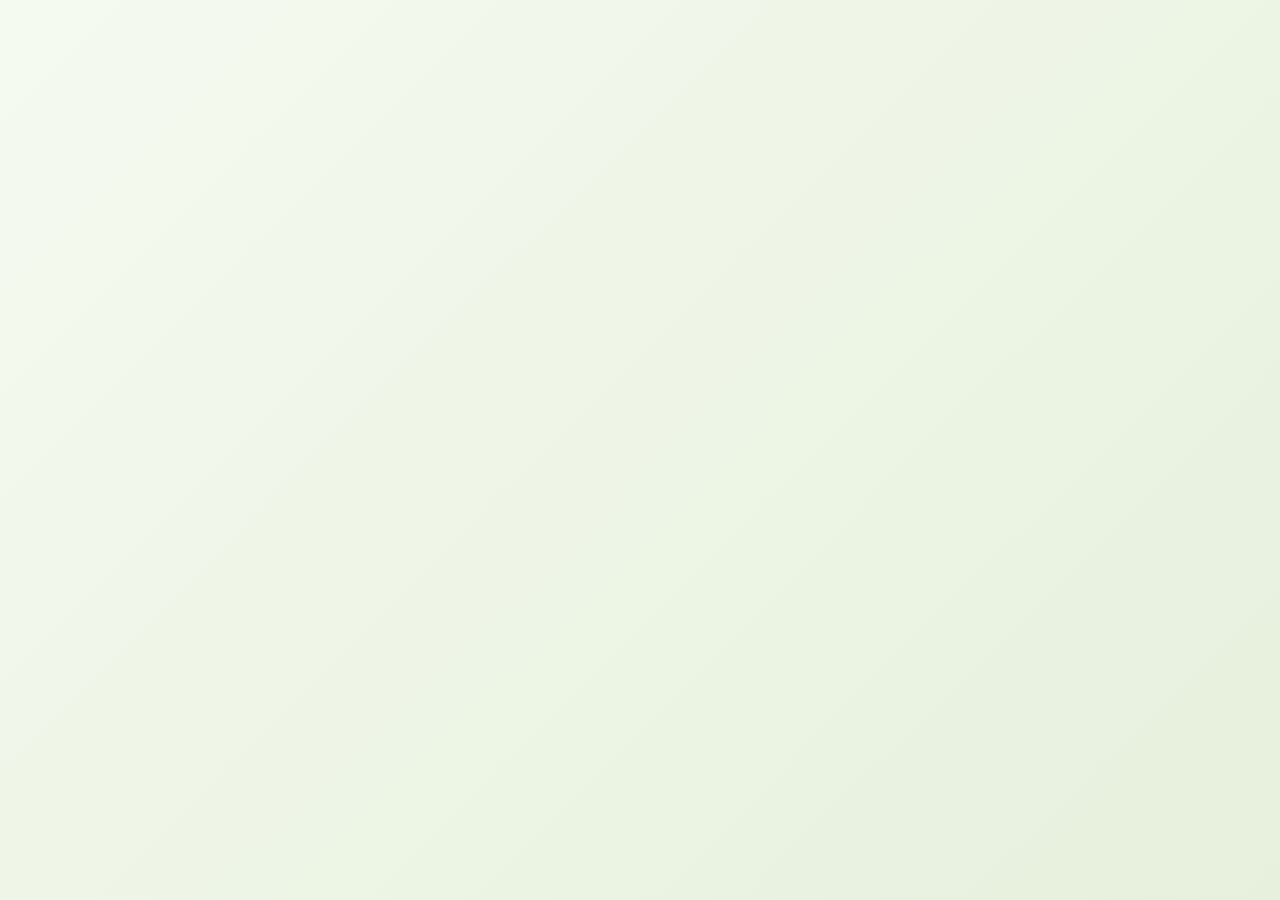
<file: profile.html>
<!DOCTYPE html>
<html lang="en">
<head>
  <meta charset="UTF-8">
  <meta name="viewport" content="width=device-width, initial-scale=1.0">
  <title>Login & Register - Kanchhi ko Bhatti कान्छीको भट्टी</title>
  <link rel="stylesheet" href="index.css">
</head>
<body>
  <!-- Preloader -->
  <div class="preloader" id="preloader">
    <div class="preloader-spinner"></div>
  </div>

  <main>
    <div class="profile-container">
      <!-- Tab Switcher -->
      <div class="auth-tabs">
        <button class="auth-tab active" data-tab="login" type="button">Login</button>
        <button class="auth-tab" data-tab="register" type="button">Register</button>
        <div class="auth-tab-indicator"></div>
      </div>

      <!-- Login Form -->
      <form class="profile-form auth-form active" id="login-form" autocomplete="on" data-form="login">
        <h2>Welcome Back</h2>

        <label for="login-email">Email Address</label>
        <input type="email" id="login-email" name="email" required placeholder="Eg: your@email.com" autocomplete="email">

        <label for="login-password">Password</label>
        <input type="password" id="login-password" name="password" required placeholder="Enter your password" autocomplete="current-password">

        <div class="auth-options">
          <label class="remember-me"><input type="checkbox" name="remember"> Remember me</label>
          <a href="#" class="forgot-link">Forgot Password?</a>
        </div>

        <button type="submit" class="btn">Login</button>
        <div class="form-hint">
          Don't have an account?
          <a href="#" class="switch-to-register">Register</a>
        </div>
        <div class="success-message" id="login-success">Login successful! Redirecting...</div>
        <div class="error-message" id="login-error">Invalid email or password.</div>
      </form>

      <!-- Register Form -->
      <form class="profile-form auth-form" id="register-form" autocomplete="on" data-form="register">
        <h2>Create Account</h2>

        <label for="reg-name">Full Name</label>
        <input type="text" id="reg-name" name="name" required placeholder="Eg: Jamie Roberts">

        <label for="reg-email">Email Address</label>
        <input type="email" id="reg-email" name="email" required placeholder="Eg: your@email.com" autocomplete="email">

        <label for="reg-phone">Phone Number</label>
        <input type="tel" id="reg-phone" name="phone" required placeholder="Eg: +1 555 234 6789" pattern="[\d\+\s\-]+" autocomplete="tel">

        <label for="reg-password">Password</label>
        <input type="password" id="reg-password" name="password" required minlength="6" placeholder="Choose a strong password" autocomplete="new-password">

        <div class="auth-options">
          <label class="remember-me"><input type="checkbox" name="terms" required> I agree to the terms and conditions</label>
        </div>

        <button type="submit" class="btn">Register</button>
        <div class="form-hint">
          Already have an account?
          <a href="#" class="switch-to-login">Log In</a>
        </div>
        <div class="success-message" id="register-success">Your details have been submitted!</div>
        <div class="error-message" id="register-error">Sorry, there was a problem sending your details.</div>
      </form>
    </div>
  </main>
  <script src="profile.js" defer></script>
</body>
</html>
</file>
<file: index.css>
/* ============================================================
   INDEX.CSS — Full Design System
   Color Theme: Pistachio Bakery Palette
   #C1E899 · #9A6735 · #E6F0DC · #55883B
   ============================================================ */

   @import url('https://fonts.googleapis.com/css2?family=DM+Serif+Display:ital@0;1&family=DM+Sans:opsz,wght@9..40,300;400;500;600&display=swap');

   /* ============================================================
         1. ROOT DESIGN TOKENS
         ============================================================ */
   :root {
       --light-green: #C1E899;
       --brown: #9A6735;
       --pale-green: #E6F0DC;
       --dark-green: #55883B;
       --dark: #1e2e14;
       --warm-gray: #7a8c6e;
   
       --color-lime: #C1E899;
       --color-brown: #9A6735;
       --color-mint: #E6F0DC;
       --color-forest: #55883B;
   
       --color-lime-50: #f4fce9;
       --color-lime-100: #e8f8d3;
       --color-lime-200: #d4f0ab;
       --color-lime-300: #C1E899;
       --color-lime-400: #a8d978;
       --color-lime-500: #8dc957;
       --color-lime-600: #72b83a;
   
       --color-brown-50: #fdf6ee;
       --color-brown-100: #f5e3ca;
       --color-brown-200: #e8c597;
       --color-brown-300: #cfa066;
       --color-brown-400: #b88248;
       --color-brown-500: #9A6735;
       --color-brown-600: #7d5028;
       --color-brown-700: #5f3b1d;
   
       --color-mint-50: #ffffff;
       --color-mint-100: #f5faf0;
       --color-mint-200: #E6F0DC;
       --color-mint-300: #d1e4c4;
       --color-mint-400: #bad5a8;
   
       --color-forest-50: #eef5e8;
       --color-forest-100: #cde3bc;
       --color-forest-200: #a4cc88;
       --color-forest-300: #79b25a;
       --color-forest-400: #55883B;
       --color-forest-500: #3f6a2b;
       --color-forest-600: #2c4c1e;
       --color-forest-700: #1a2e11;
   
       --color-primary: var(--color-lime-300);
       --color-primary-hover: var(--color-lime-400);
       --color-primary-active: var(--color-lime-500);
       --color-primary-subtle: var(--color-lime-100);
       --color-primary-fg: var(--color-forest-600);
   
       --color-secondary: var(--color-forest-400);
       --color-secondary-hover: var(--color-forest-500);
       --color-secondary-active: var(--color-forest-600);
       --color-secondary-subtle: var(--color-forest-50);
       --color-secondary-fg: #ffffff;
   
       --color-accent: var(--color-brown-500);
       --color-accent-hover: var(--color-brown-600);
       --color-accent-active: var(--color-brown-700);
       --color-accent-subtle: var(--color-brown-100);
       --color-accent-fg: #ffffff;
   
       --color-neutral-0: #ffffff;
       --color-neutral-50: #f9fafb;
       --color-neutral-100: #f3f4f6;
       --color-neutral-200: #e5e7eb;
       --color-neutral-300: #d1d5db;
       --color-neutral-400: #9ca3af;
       --color-neutral-500: #6b7280;
       --color-neutral-600: #4b5563;
       --color-neutral-700: #374151;
       --color-neutral-800: #1f2937;
       --color-neutral-900: #111827;
       --color-neutral-950: #030712;
   
       --color-bg: var(--color-mint-200);
       --color-bg-subtle: var(--color-mint-100);
       --color-bg-raised: #ffffff;
       --color-bg-overlay: rgba(255, 255, 255, 0.90);
       --color-bg-inverse: var(--color-forest-700);
   
       --color-surface: #ffffff;
       --color-surface-muted: var(--color-mint-200);
       --color-surface-overlay: rgba(230, 240, 220, 0.6);
       --color-surface-inverse: var(--color-forest-600);
   
       --color-text-primary: var(--color-forest-600);
       --color-text-secondary: var(--color-forest-400);
       --color-text-muted: var(--color-forest-200);
       --color-text-disabled: var(--color-neutral-400);
       --color-text-inverse: #ffffff;
       --color-text-link: var(--color-forest-400);
       --color-text-link-hover: var(--color-brown-500);
   
       --color-border: var(--color-lime-300);
       --color-border-subtle: var(--color-mint-300);
       --color-border-strong: var(--color-forest-300);
       --color-border-focus: var(--color-forest-400);
       --color-border-error: #dc2626;
   
       --color-success: var(--color-forest-400);
       --color-success-bg: var(--color-forest-50);
       --color-success-border: var(--color-forest-200);
       --color-warning: var(--color-brown-400);
       --color-warning-bg: var(--color-brown-50);
       --color-warning-border: var(--color-brown-200);
       --color-error: #dc2626;
       --color-error-bg: #fef2f2;
       --color-error-border: #fca5a5;
       --color-info: var(--color-lime-500);
       --color-info-bg: var(--color-lime-50);
       --color-info-border: var(--color-lime-200);
   
       --color-scrim: rgba(42, 61, 28, 0.45);
       --color-scrim-heavy: rgba(42, 61, 28, 0.75);
       --color-highlight: rgba(193, 232, 153, 0.35);
   
       --font-display: 'DM Serif Display', Georgia, serif;
       --font-body: 'DM Sans', system-ui, sans-serif;
       --font-mono: 'JetBrains Mono', 'Fira Code', monospace;
   
       --font-size-xs: 0.75rem;
       --font-size-sm: 0.875rem;
       --font-size-base: 1rem;
       --font-size-md: 1.125rem;
       --font-size-lg: 1.25rem;
       --font-size-xl: 1.5rem;
       --font-size-2xl: 1.875rem;
       --font-size-3xl: 2.25rem;
       --font-size-4xl: 3rem;
       --font-size-5xl: 3.75rem;
       --font-size-6xl: 4.5rem;
   
       --font-weight-light: 300;
       --font-weight-regular: 400;
       --font-weight-medium: 500;
       --font-weight-semibold: 600;
       --font-weight-bold: 700;
   
       --line-height-tight: 1.2;
       --line-height-snug: 1.375;
       --line-height-normal: 1.5;
       --line-height-relaxed: 1.7;
       --line-height-loose: 2;
   
       --letter-spacing-tight: -0.03em;
       --letter-spacing-snug: -0.01em;
       --letter-spacing-normal: 0;
       --letter-spacing-wide: 0.04em;
       --letter-spacing-wider: 0.08em;
       --letter-spacing-widest: 0.15em;
   
       --space-0: 0;
       --space-px: 1px;
       --space-0-5: 0.125rem;
       --space-1: 0.25rem;
       --space-1-5: 0.375rem;
       --space-2: 0.5rem;
       --space-2-5: 0.625rem;
       --space-3: 0.75rem;
       --space-4: 1rem;
       --space-5: 1.25rem;
       --space-6: 1.5rem;
       --space-7: 1.75rem;
       --space-8: 2rem;
       --space-10: 2.5rem;
       --space-12: 3rem;
       --space-14: 3.5rem;
       --space-16: 4rem;
       --space-20: 5rem;
       --space-24: 6rem;
       --space-28: 7rem;
       --space-32: 8rem;
       --space-40: 10rem;
       --space-48: 12rem;
       --space-64: 16rem;
   
       --radius-none: 0;
       --radius-xs: 0.125rem;
       --radius-sm: 0.25rem;
       --radius-md: 0.5rem;
       --radius-lg: 0.75rem;
       --radius-xl: 1rem;
       --radius-2xl: 1.5rem;
       --radius-3xl: 2rem;
       --radius-pill: 9999px;
       --radius-full: 50%;
   
       --shadow-xs: 0 1px 2px rgba(85, 136, 59, 0.06);
       --shadow-sm: 0 1px 3px rgba(85, 136, 59, 0.10), 0 1px 2px rgba(85, 136, 59, 0.06);
       --shadow-md: 0 4px 6px -1px rgba(85, 136, 59, 0.12), 0 2px 4px -2px rgba(85, 136, 59, 0.08);
       --shadow-lg: 0 10px 15px -3px rgba(85, 136, 59, 0.14), 0 4px 6px -4px rgba(85, 136, 59, 0.08);
       --shadow-xl: 0 20px 25px -5px rgba(85, 136, 59, 0.15), 0 8px 10px -6px rgba(85, 136, 59, 0.10);
       --shadow-2xl: 0 25px 50px -12px rgba(85, 136, 59, 0.25);
       --shadow-inner: inset 0 2px 4px rgba(85, 136, 59, 0.10);
       --shadow-none: none;
       --shadow-lime: 0 8px 24px rgba(193, 232, 153, 0.55);
       --shadow-brown: 0 8px 24px rgba(154, 103, 53, 0.35);
       --shadow-forest: 0 8px 24px rgba(85, 136, 59, 0.35);
   
       --border-width-0: 0;
       --border-width-1: 1px;
       --border-width-2: 2px;
       --border-width-4: 4px;
       --border-width-8: 8px;
       --border-style: solid;
   
       --container-xs: 20rem;
       --container-sm: 38rem;
       --container-md: 48rem;
       --container-lg: 64rem;
       --container-xl: 80rem;
       --container-2xl: 96rem;
       --container-full: 100%;
   
       --grid-gap: var(--space-6);
       --grid-gap-sm: var(--space-4);
       --grid-gap-lg: var(--space-8);
   
       --duration-instant: 50ms;
       --duration-fast: 100ms;
       --duration-normal: 200ms;
       --duration-slow: 350ms;
       --duration-slower: 500ms;
       --duration-lazy: 700ms;
   
       --ease-linear: linear;
       --ease-in: cubic-bezier(0.4, 0, 1, 1);
       --ease-out: cubic-bezier(0, 0, 0.2, 1);
       --ease-in-out: cubic-bezier(0.4, 0, 0.2, 1);
       --ease-spring: cubic-bezier(0.34, 1.56, 0.64, 1);
       --ease-bounce: cubic-bezier(0.68, -0.55, 0.27, 1.55);
   
       --transition-base: all var(--duration-normal) var(--ease-in-out);
       --transition-colors: color var(--duration-normal) var(--ease-in-out),
           background-color var(--duration-normal) var(--ease-in-out),
           border-color var(--duration-normal) var(--ease-in-out);
       --transition-opacity: opacity var(--duration-normal) var(--ease-in-out);
       --transition-shadow: box-shadow var(--duration-normal) var(--ease-in-out);
       --transition-transform: transform var(--duration-normal) var(--ease-spring);
   
       --z-base: 0;
       --z-deco: 1;
       --z-above: 10;
       --z-dropdown: 100;
       --z-sticky: 200;
       --z-fixed: 300;
       --z-overlay: 400;
       --z-modal: 500;
       --z-popover: 600;
       --z-toast: 700;
       --z-tooltip: 800;
       --z-cursor: 900;
       --z-top: 9999;
   
       --z-nav-hamburger: 1200;
       --z-nav-sidebar: 1100;
       --z-nav-overlay: 1050;
   
       --navbar-height: 4rem;
       --navbar-bg: rgba(230, 240, 220, 0.88);
       --navbar-bg-scrolled: rgba(255, 255, 255, 0.96);
       --navbar-border: var(--color-border-subtle);
       --navbar-shadow: var(--shadow-sm);
       --navbar-backdrop: blur(12px) saturate(180%);
       --navbar-text: var(--color-text-primary);
       --navbar-link-hover-bg: var(--color-primary-subtle);
       --navbar-link-hover-text: var(--color-secondary);
       --navbar-logo-size: 1.75rem;
   
       --sidebar-width: 16rem;
       --sidebar-width-collapsed: 4rem;
       --sidebar-bg: var(--color-forest-700);
       --sidebar-border: var(--color-forest-600);
       --sidebar-text: var(--color-mint-200);
       --sidebar-icon: var(--color-lime-300);
       --sidebar-item-hover-bg: var(--color-forest-600);
       --sidebar-item-active-bg: var(--color-forest-500);
       --sidebar-item-active-text: var(--color-lime-300);
       --sidebar-header-bg: var(--color-forest-700);
       --sidebar-footer-bg: var(--color-forest-700);
   
       --btn-primary-bg: var(--color-primary);
       --btn-primary-bg-hover: var(--color-primary-hover);
       --btn-primary-bg-active: var(--color-primary-active);
       --btn-primary-text: var(--color-primary-fg);
       --btn-primary-border: transparent;
       --btn-primary-shadow: var(--shadow-lime);
       --btn-secondary-bg: var(--color-secondary);
       --btn-secondary-bg-hover: var(--color-secondary-hover);
       --btn-secondary-text: var(--color-secondary-fg);
       --btn-secondary-border: transparent;
       --btn-secondary-shadow: var(--shadow-forest);
       --btn-accent-bg: var(--color-accent);
       --btn-accent-bg-hover: var(--color-accent-hover);
       --btn-accent-text: var(--color-accent-fg);
       --btn-accent-border: transparent;
       --btn-accent-shadow: var(--shadow-brown);
       --btn-ghost-bg: transparent;
       --btn-ghost-bg-hover: var(--color-primary-subtle);
       --btn-ghost-text: var(--color-text-primary);
       --btn-ghost-border: var(--color-border);
       --btn-outline-bg: transparent;
       --btn-outline-bg-hover: var(--color-secondary);
       --btn-outline-text: var(--color-secondary);
       --btn-outline-text-hover: #ffffff;
       --btn-outline-border: var(--color-secondary);
       --btn-danger-bg: var(--color-error);
       --btn-danger-bg-hover: #b91c1c;
       --btn-danger-text: #ffffff;
       --btn-height-xs: 1.75rem;
       --btn-height-sm: 2.25rem;
       --btn-height-md: 2.75rem;
       --btn-height-lg: 3.25rem;
       --btn-height-xl: 4rem;
       --btn-padding-x-sm: var(--space-3);
       --btn-padding-x-md: var(--space-5);
       --btn-padding-x-lg: var(--space-7);
       --btn-radius: var(--radius-lg);
       --btn-font-weight: var(--font-weight-semibold);
       --btn-letter-space: var(--letter-spacing-wide);
       --btn-transition: var(--transition-base);
   
       --input-bg: #ffffff;
       --input-bg-focus: #ffffff;
       --input-bg-disabled: var(--color-neutral-100);
       --input-border: var(--color-border);
       --input-border-hover: var(--color-border-strong);
       --input-border-focus: var(--color-border-focus);
       --input-border-error: var(--color-border-error);
       --input-border-width: var(--border-width-1);
       --input-radius: var(--radius-md);
       --input-height-sm: 2.25rem;
       --input-height-md: 2.75rem;
       --input-height-lg: 3.25rem;
       --input-padding-x: var(--space-4);
       --input-padding-y: var(--space-2-5);
       --input-text: var(--color-text-primary);
       --input-placeholder: var(--color-text-muted);
       --input-label-text: var(--color-text-secondary);
       --input-label-size: var(--font-size-sm);
       --input-label-weight: var(--font-weight-medium);
       --input-helper-text: var(--color-text-muted);
       --input-shadow: var(--shadow-xs);
       --input-shadow-focus: 0 0 0 3px rgba(85, 136, 59, 0.20);
       --input-transition: var(--transition-colors), box-shadow var(--duration-normal) var(--ease-out);
   
       --card-bg: var(--color-surface);
       --card-bg-hover: var(--color-bg-subtle);
       --card-border: var(--color-border-subtle);
       --card-border-hover: var(--color-border);
       --card-radius: var(--radius-2xl);
       --card-shadow: var(--shadow-md);
       --card-shadow-hover: var(--shadow-xl);
       --card-padding: var(--space-6);
       --card-padding-sm: var(--space-4);
       --card-padding-lg: var(--space-8);
       --card-gap: var(--space-4);
       --card-transition: box-shadow var(--duration-slow) var(--ease-out),
           transform var(--duration-slow) var(--ease-spring),
           border-color var(--duration-normal) var(--ease-in-out);
       --card-hover-lift: translateY(-4px);
   
       --badge-radius: var(--radius-pill);
       --badge-font-size: var(--font-size-xs);
       --badge-font-weight: var(--font-weight-semibold);
       --badge-padding-x: var(--space-2-5);
       --badge-padding-y: var(--space-0-5);
       --badge-letter-space: var(--letter-spacing-wider);
       --badge-primary-bg: var(--color-primary-subtle);
       --badge-primary-text: var(--color-primary-fg);
       --badge-secondary-bg: var(--color-secondary-subtle);
       --badge-secondary-text: var(--color-secondary);
       --badge-accent-bg: var(--color-accent-subtle);
       --badge-accent-text: var(--color-accent);
       --badge-success-bg: var(--color-success-bg);
       --badge-success-text: var(--color-success);
       --badge-warning-bg: var(--color-warning-bg);
       --badge-warning-text: var(--color-warning);
       --badge-error-bg: var(--color-error-bg);
       --badge-error-text: var(--color-error);
       --badge-neutral-bg: var(--color-neutral-100);
       --badge-neutral-text: var(--color-neutral-600);
   
       --modal-bg: var(--color-surface);
       --modal-border: var(--color-border-subtle);
       --modal-radius: var(--radius-3xl);
       --modal-shadow: var(--shadow-2xl);
       --modal-padding: var(--space-8);
       --modal-max-width-sm: 28rem;
       --modal-max-width-md: 40rem;
       --modal-max-width-lg: 56rem;
       --modal-backdrop: var(--color-scrim);
       --modal-header-border: var(--color-border-subtle);
       --modal-footer-border: var(--color-border-subtle);
   
       --toast-bg: var(--color-surface);
       --toast-border: var(--color-border-subtle);
       --toast-radius: var(--radius-xl);
       --toast-shadow: var(--shadow-xl);
       --toast-padding: var(--space-4) var(--space-5);
       --toast-min-width: 20rem;
       --toast-max-width: 28rem;
       --toast-font-size: var(--font-size-sm);
   
       --table-bg: var(--color-surface);
       --table-border: var(--color-border-subtle);
       --table-radius: var(--radius-xl);
       --table-shadow: var(--shadow-sm);
       --table-head-bg: var(--color-mint-200);
       --table-head-text: var(--color-text-secondary);
       --table-head-font-size: var(--font-size-xs);
       --table-head-weight: var(--font-weight-semibold);
       --table-head-letter: var(--letter-spacing-wider);
       --table-row-hover-bg: var(--color-bg-subtle);
       --table-row-stripe-bg: rgba(193, 232, 153, 0.12);
       --table-cell-padding-x: var(--space-5);
       --table-cell-padding-y: var(--space-4);
       --table-divider: var(--color-border-subtle);
   
       --tab-bg: transparent;
       --tab-text: var(--color-text-muted);
       --tab-text-hover: var(--color-text-secondary);
       --tab-text-active: var(--color-secondary);
       --tab-border-active: var(--color-secondary);
       --tab-border-width: 2px;
       --tab-indicator-bg: var(--color-primary);
       --tab-padding-x: var(--space-4);
       --tab-padding-y: var(--space-2-5);
       --tab-radius: var(--radius-md);
       --tab-font-weight: var(--font-weight-medium);
   
       --progress-bg: var(--color-mint-300);
       --progress-fill: var(--color-secondary);
       --progress-height: 0.5rem;
       --progress-radius: var(--radius-pill);
       --spinner-color: var(--color-secondary);
       --spinner-track: var(--color-border);
       --spinner-size-sm: 1.25rem;
       --spinner-size-md: 2rem;
       --spinner-size-lg: 3rem;
       --spinner-width: 2px;
   
       --tooltip-bg: var(--color-forest-700);
       --tooltip-text: #ffffff;
       --tooltip-radius: var(--radius-md);
       --tooltip-padding-x: var(--space-3);
       --tooltip-padding-y: var(--space-2);
       --tooltip-font-size: var(--font-size-xs);
       --tooltip-shadow: var(--shadow-lg);
       --tooltip-max-width: 18rem;
       --tooltip-arrow-size: 6px;
   
       --avatar-size-xs: 1.5rem;
       --avatar-size-sm: 2rem;
       --avatar-size-md: 2.5rem;
       --avatar-size-lg: 3.5rem;
       --avatar-size-xl: 5rem;
       --avatar-bg: var(--color-primary);
       --avatar-text: var(--color-primary-fg);
       --avatar-border: #ffffff;
       --avatar-border-width: 2px;
       --avatar-radius: var(--radius-full);
       --avatar-font-weight: var(--font-weight-semibold);
   
       --hero-bg: var(--dark);
       --hero-text: #ffffff;
       --hero-accent: var(--dark);
       --hero-subtext: var(--color-mint-200);
       --hero-min-height: 80vh;
       --hero-overlay: linear-gradient(135deg, var(--dark) 0%, var(--dark) 60%, var(--color-lime-500) 100%);
   
       --footer-bg: var(--color-forest-700);
       --footer-text: var(--color-mint-200);
       --footer-text-muted: var(--color-forest-300);
       --footer-link: var(--color-lime-300);
       --footer-link-hover: var(--color-lime-400);
       --footer-border: var(--color-forest-600);
       --footer-logo-filter: brightness(0) invert(1);
   
       --scrollbar-width: 6px;
       --scrollbar-track: var(--color-mint-200);
       --scrollbar-thumb: var(--color-lime-400);
       --scrollbar-thumb-hover: var(--color-forest-300);
       --scrollbar-radius: var(--radius-pill);
   
       --gradient-lime: linear-gradient(135deg, var(--color-lime-200), var(--color-lime-400));
       --gradient-forest: linear-gradient(135deg, var(--color-forest-300), var(--color-forest-600));
       --gradient-earthy: linear-gradient(135deg, var(--color-brown-300), var(--color-brown-600));
       --gradient-hero: linear-gradient(160deg, var(--color-forest-700) 0%, var(--color-forest-500) 45%, var(--color-lime-400) 100%);
       --gradient-card: linear-gradient(145deg, rgba(255, 255, 255, 0.9), rgba(230, 240, 220, 0.5));
       --gradient-page: radial-gradient(ellipse at 30% 20%, rgba(193, 232, 153, 0.3) 0%, transparent 60%),
           radial-gradient(ellipse at 75% 80%, rgba(85, 136, 59, 0.15) 0%, transparent 55%), var(--color-bg);
   
       --focus-ring: 0 0 0 3px rgba(85, 136, 59, 0.30);
       --focus-ring-offset: 2px;
       --selection-bg: var(--color-primary);
       --selection-text: var(--color-primary-fg);
       --placeholder-opacity: 0.55;
       --disabled-opacity: 0.45;
       --skeleton-from: var(--color-mint-200);
       --skeleton-to: var(--color-lime-100);
   }
   
   /* ============================================================
         2. BASE RESET
         ============================================================ */
   *, *::before, *::after { box-sizing: border-box; margin: 0; padding: 0; }
   
   html {
       scroll-behavior: smooth;
       -webkit-text-size-adjust: 100%;
       text-rendering: optimizeLegibility;
       -webkit-font-smoothing: antialiased;
       -moz-osx-font-smoothing: grayscale;
       overflow-x: hidden;
   }
   
   body {
       font-family: var(--font-body);
       font-size: var(--font-size-base);
       font-weight: var(--font-weight-regular);
       line-height: var(--line-height-normal);
       color: var(--color-text-primary);
       background: var(--gradient-page);
       background-color: var(--color-bg);
       min-height: 100vh;
       overflow-x: hidden;
       max-width: 100vw;
   }
   
   body.lv-nav-open {
       overflow: hidden;
       position: fixed;
       width: 100%;
   }
   
   ::selection { background-color: var(--selection-bg); color: var(--selection-text); }
   
   ::-webkit-scrollbar { width: var(--scrollbar-width); height: var(--scrollbar-width); }
   ::-webkit-scrollbar-track { background: var(--scrollbar-track); border-radius: var(--scrollbar-radius); }
   ::-webkit-scrollbar-thumb { background: var(--scrollbar-thumb); border-radius: var(--scrollbar-radius); }
   ::-webkit-scrollbar-thumb:hover { background: var(--scrollbar-thumb-hover); }
   
   :focus-visible {
       outline: 2px solid var(--color-border-focus);
       outline-offset: var(--focus-ring-offset);
       border-radius: var(--radius-sm);
   }
   
   h1, h2, h3, h4, h5, h6 {
       font-family: var(--font-display);
       color: var(--color-text-primary);
       line-height: var(--line-height-tight);
   }
   h1 { font-size: var(--font-size-5xl); letter-spacing: var(--letter-spacing-tight); }
   h2 { font-size: var(--font-size-4xl); letter-spacing: var(--letter-spacing-snug); }
   h3 { font-size: var(--font-size-3xl); }
   h4 { font-size: var(--font-size-2xl); }
   h5 { font-size: var(--font-size-xl); }
   h6 { font-size: var(--font-size-lg); }
   
   p { line-height: var(--line-height-relaxed); color: var(--color-text-secondary); }
   
   a { color: var(--color-text-link); text-decoration: none; transition: var(--transition-colors); }
   a:hover { color: var(--color-text-link-hover); text-decoration: underline; }
   
   code, kbd, samp, pre { font-family: var(--font-mono); font-size: 0.9em; }
   code { background: var(--color-mint-200); color: var(--color-forest-500); padding: var(--space-0-5) var(--space-1-5); border-radius: var(--radius-sm); }
   
   @keyframes skeleton-pulse {
       0%, 100% { background-color: var(--skeleton-from); }
       50% { background-color: var(--skeleton-to); }
   }
   .skeleton { animation: skeleton-pulse 1.6s ease-in-out infinite; border-radius: var(--radius-md); }
   
   @keyframes spin { to { transform: rotate(360deg); } }
   
   @keyframes fade-in-up {
       from { opacity: 0; transform: translateY(16px); }
       to { opacity: 1; transform: translateY(0); }
   }
   .fade-in-up { animation: fade-in-up var(--duration-slow) var(--ease-out) both; }
   
   /* ============================================================
         3. HEADER
         ============================================================ */
   header {
       display: flex;
       align-items: center;
       justify-content: space-between;
       gap: var(--space-3);
       padding: 0 var(--space-6);
       height: var(--navbar-height);
       width: 100%;
       max-width: 100vw;
       position: sticky;
       top: 0;
       z-index: var(--z-sticky);
       background-color: var(--navbar-bg);
       backdrop-filter: var(--navbar-backdrop);
       -webkit-backdrop-filter: var(--navbar-backdrop);
       border-bottom: var(--border-width-1) solid var(--color-border-subtle);
       box-shadow: var(--navbar-shadow);
       /* FIXED: overflow visible so sidebar is not clipped */
       overflow: visible;
       transition: background-color var(--duration-normal) var(--ease-in-out),
           box-shadow var(--duration-normal) var(--ease-in-out);
   }
   
   header.scrolled {
       background-color: var(--navbar-bg-scrolled);
       box-shadow: var(--shadow-md);
   }
   
   header .logo {
       display: flex; align-items: center; gap: var(--space-3);
       flex-shrink: 0; min-width: 0;
   }
   header .logo button.re-load {
       border: none; background: transparent; cursor: pointer;
       display: flex; align-items: center; gap: var(--space-3);
       padding: 0; transition: opacity var(--duration-normal) var(--ease-in-out);
   }
   header .logo button.re-load:hover { opacity: 0.85; }
   header .logo button.re-load h1 {
       font-family: var(--font-display); font-size: var(--font-size-xl);
       color: var(--color-secondary); letter-spacing: var(--letter-spacing-tight); white-space: nowrap;
   }
   header .logo img {
       width: 3rem; height: 3rem; border-radius: var(--radius-full);
       object-fit: cover; border: 2px solid var(--color-border);
       transition: border-color var(--duration-normal) var(--ease-in-out);
   }
   header .logo img:hover { border-color: var(--color-secondary); }
   
   /* ============================================================
         4. SEARCH BAR
         ============================================================ */
   .search-bar {
       display: flex; align-items: center;
       background-color: var(--color-surface);
       border: var(--border-width-1) solid var(--color-border);
       border-radius: var(--radius-pill);
       padding: var(--space-1) var(--space-1) var(--space-1) var(--space-4);
       gap: var(--space-2); width: 220px; min-width: 0; flex-shrink: 1;
       box-shadow: var(--shadow-xs);
       transition: var(--transition-colors),
           box-shadow var(--duration-normal) var(--ease-out),
           width var(--duration-slow) var(--ease-spring);
   }
   .search-bar:focus-within {
       border-color: var(--color-border-focus);
       box-shadow: var(--input-shadow-focus);
       width: 280px;
   }
   .search-bar input {
       border: none; outline: none; background: transparent;
       font-family: var(--font-body); font-size: var(--font-size-sm);
       color: var(--color-text-primary); width: 100%; min-width: 0;
   }
   .search-bar input::placeholder { color: var(--color-text-muted); opacity: var(--placeholder-opacity); }
   .search-bar button {
       background-color: var(--color-secondary); border: none; cursor: pointer;
       color: #ffffff; width: 2rem; height: 2rem; border-radius: var(--radius-pill);
       display: flex; align-items: center; justify-content: center; flex-shrink: 0;
       font-size: var(--font-size-sm);
       transition: background-color var(--duration-normal) var(--ease-in-out),
           transform var(--duration-fast) var(--ease-spring);
   }
   .search-bar button:hover { background-color: var(--color-accent); transform: scale(1.08); }
   .search-bar button:active { transform: scale(0.95); }
   
   /* ============================================================
         5. HAMBURGER BUTTON
         ============================================================ */
   .hamburger {
       display: none;
       flex-direction: column; justify-content: center; align-items: center;
       gap: 5px; width: 2.5rem; height: 2.5rem;
       border-radius: var(--radius-md); cursor: pointer;
       background: transparent; border: var(--border-width-1) solid var(--color-border);
       padding: var(--space-1-5); flex-shrink: 0;
       position: relative; z-index: var(--z-nav-hamburger);
       transition: background-color var(--duration-normal) var(--ease-in-out),
           border-color var(--duration-normal) var(--ease-in-out);
   }
   .hamburger:hover { background-color: var(--color-primary-subtle); border-color: var(--color-border-strong); }
   .hamburger:focus-visible { outline: 2px solid var(--color-border-focus); outline-offset: 2px; }
   
   .hamburger .bar {
       display: block; width: 100%; height: 2px;
       background-color: var(--color-text-primary);
       border-radius: var(--radius-pill); transform-origin: center;
       transition: transform var(--duration-slow) var(--ease-spring),
           opacity var(--duration-normal) var(--ease-in-out),
           width var(--duration-slow) var(--ease-spring);
   }
   .hamburger.lv-open .bar:nth-child(1) { transform: translateY(7px) rotate(45deg); }
   .hamburger.lv-open .bar:nth-child(2) { opacity: 0; width: 0; }
   .hamburger.lv-open .bar:nth-child(3) { transform: translateY(-7px) rotate(-45deg); }
   
   /* ============================================================
         6. NAV OVERLAY
         ============================================================ */
   #lv-nav-overlay {
       position: fixed; inset: 0;
       background: rgba(26, 46, 17, 0.55);
       backdrop-filter: blur(2px); -webkit-backdrop-filter: blur(2px);
       z-index: var(--z-nav-overlay);
       opacity: 0; visibility: hidden;
       transition: opacity var(--duration-slow) var(--ease-in-out),
           visibility 0s linear var(--duration-slow);
       pointer-events: none;
   }
   #lv-nav-overlay.lv-open {
       opacity: 1; visibility: visible;
       transition: opacity var(--duration-slow) var(--ease-in-out),
           visibility 0s linear 0s;
       pointer-events: auto;
   }
   
   /* ============================================================
         7. NAV BAR — DESKTOP
         KEY FIX: nav is now a sibling of header (not a child),
         so backdrop-filter no longer traps position:fixed children.
         ============================================================ */
   
   /* ── DESKTOP (≥993px) ── */
   .nav-bar {
       display: flex;
       align-items: center;
       gap: 10px;
   }
   
   .nav-bar ul {
       list-style: none; display: flex; align-items: center;
       gap: 60px; font-size: 1.2em; margin: 0; padding: 0;
   }
   
   .nav-bar ul li a {
       text-decoration: none; color: var(--color-text-primary); position: relative;
   }
   .nav-bar ul li a:hover { color: var(--color-primary); }
   .nav-bar ul li a.active { color: var(--color-primary); }
   
   .nav-bar ul li a::after {
       content: ''; display: block; width: 0; height: 2px;
       background-color: var(--color-lime);
       position: absolute; left: 0; bottom: -4px;
       pointer-events: none; transition: width 0.3s ease, background-color 0.3s;
   }
   .nav-bar ul li a:hover::after { width: 100%; background-color: var(--color-lime); }
   .nav-bar ul li a.active::after { width: 100%; background-color: var(--color-brown); }
   .nav-bar ul li a.active,
   .nav-bar ul li a:active { text-decoration: none !important; }
   
   /* Desktop dropdown */
   .nav-bar .dropdown-menu {
       display: none; flex-direction: column; gap: 0;
       background-color: var(--color-surface);
       border: var(--border-width-1) solid var(--color-border-subtle);
       border-radius: var(--radius-xl); box-shadow: var(--shadow-lg);
       padding: var(--space-2); margin-top: var(--space-2); min-width: 10rem;
   }
   .nav-bar .dropdown-menu li { width: 100%; }
   .nav-bar .dropdown-item {
       display: block; width: 100%; font-family: var(--font-body);
       font-size: var(--font-size-sm); color: var(--color-text-primary);
       padding: var(--space-2) var(--space-4); border-radius: var(--radius-md);
       transition: var(--transition-colors); text-decoration: none; background: none;
   }
   .nav-bar .dropdown-item:hover {
       background-color: var(--color-primary-subtle); color: var(--color-secondary); text-decoration: none;
   }
   
   /* Sidebar-only elements: hidden on desktop */
   .lv-nav-header, .lv-nav-footer { display: none; }
   
   /* ============================================================
         8. CART SYSTEM
         ============================================================ */
   .cart-wrapper { position: relative; display: flex; align-items: center; }
   
   .cart-toggle {
       position: relative; background: transparent;
       border: var(--border-width-1) solid var(--color-border);
       border-radius: var(--radius-full); width: 2.5rem; height: 2.5rem;
       display: flex; align-items: center; justify-content: center;
       cursor: pointer; color: var(--color-text-primary); font-size: 1.1rem;
       transition: background-color var(--duration-normal) var(--ease-in-out),
           border-color var(--duration-normal) var(--ease-in-out),
           transform var(--duration-fast) var(--ease-spring);
   }
   .cart-toggle:hover { background-color: var(--color-primary-subtle); border-color: var(--color-border-strong); transform: scale(1.08); }
   .cart-toggle:active { transform: scale(0.95); }
   
   .cart-badge {
       display: none; align-items: center; justify-content: center;
       position: absolute; top: -6px; right: -6px;
       background: var(--color-accent); color: #fff;
       font-size: 0.65rem; font-weight: 700;
       min-width: 1.2rem; height: 1.2rem;
       border-radius: var(--radius-pill); padding: 0 4px; line-height: 1;
       box-shadow: 0 2px 6px rgba(154, 103, 53, 0.35);
       transition: transform var(--duration-fast) var(--ease-bounce);
   }
   .cart-badge.pulse { animation: cart-pulse 0.4s var(--ease-bounce); }
   
   @keyframes cart-pulse {
       0% { transform: scale(1); }
       50% { transform: scale(1.4); }
       100% { transform: scale(1); }
   }
   
   .cart-dropdown {
       position: absolute; top: calc(100% + 12px); right: 0;
       width: 360px; max-height: 70vh;
       background: var(--color-surface, #fff);
       border: var(--border-width-1) solid var(--color-border-subtle);
       border-radius: var(--radius-2xl); box-shadow: var(--shadow-2xl);
       display: flex; flex-direction: column;
       opacity: 0; visibility: hidden;
       transform: translateY(-8px) scale(0.97);
       transform-origin: top right;
       transition: opacity var(--duration-normal) var(--ease-out),
           visibility var(--duration-normal) var(--ease-out),
           transform var(--duration-slow) var(--ease-spring);
       z-index: var(--z-popover); overflow: hidden;
   }
   .cart-dropdown.open { opacity: 1; visibility: visible; transform: translateY(0) scale(1); }
   
   .cart-header {
       display: flex; align-items: center; justify-content: space-between;
       padding: var(--space-4) var(--space-5);
       border-bottom: var(--border-width-1) solid var(--color-border-subtle);
       background: linear-gradient(135deg, var(--color-mint-100) 0%, var(--color-mint-200) 100%);
   }
   .cart-header h4 {
       font-family: var(--font-display); font-size: var(--font-size-lg);
       color: var(--color-forest-500); margin: 0;
       display: flex; align-items: center; gap: var(--space-2);
   }
   .cart-header h4 i { color: var(--color-accent); font-size: 0.9em; }
   
   .cart-close {
       background: transparent; border: none; font-size: 1.6rem; line-height: 1;
       color: var(--color-text-muted); cursor: pointer; padding: 2px 6px;
       border-radius: var(--radius-md);
       transition: color var(--duration-fast), background var(--duration-fast);
   }
   .cart-close:hover { color: var(--color-error); background: var(--color-error-bg); }
   
   .cart-items {
       flex: 1; overflow-y: auto; padding: var(--space-3) var(--space-4);
       scrollbar-width: thin; scrollbar-color: var(--color-lime-300) transparent;
   }
   
   .cart-empty {
       display: flex; flex-direction: column; align-items: center; justify-content: center;
       padding: var(--space-10) var(--space-4); color: var(--color-text-muted); text-align: center;
   }
   .cart-empty i { font-size: 2.5rem; margin-bottom: var(--space-3); color: var(--color-lime-300); opacity: 0.6; }
   .cart-empty p { font-family: var(--font-display); font-size: var(--font-size-md); color: var(--color-text-secondary); margin-bottom: var(--space-1); }
   .cart-empty span { font-size: var(--font-size-sm); color: var(--color-text-muted); }
   
   .cart-item {
       display: flex; align-items: center; gap: var(--space-3);
       padding: var(--space-3) 0;
       border-bottom: var(--border-width-1) solid var(--color-border-subtle);
       animation: cart-item-in var(--duration-slow) var(--ease-out) both;
   }
   @keyframes cart-item-in {
       from { opacity: 0; transform: translateX(12px); }
       to { opacity: 1; transform: translateX(0); }
   }
   .cart-item:last-of-type { border-bottom: none; }
   
   .cart-item-img {
       width: 48px; height: 48px; border-radius: var(--radius-lg); overflow: hidden;
       flex-shrink: 0; background: var(--color-mint-100);
       display: flex; align-items: center; justify-content: center; font-size: 1.4rem;
   }
   .cart-item-img img { width: 100%; height: 100%; object-fit: cover; }
   .cart-item-info { flex: 1; min-width: 0; display: flex; flex-direction: column; gap: 2px; }
   .cart-item-name {
       font-family: var(--font-display); font-size: var(--font-size-sm);
       color: var(--color-text-primary); white-space: nowrap; overflow: hidden; text-overflow: ellipsis;
   }
   .cart-item-price { font-size: var(--font-size-xs); color: var(--color-accent); font-weight: 600; }
   .cart-item-qty { display: flex; align-items: center; gap: 4px; flex-shrink: 0; }
   
   .qty-btn {
       width: 26px; height: 26px; border-radius: var(--radius-full);
       border: var(--border-width-1) solid var(--color-border);
       background: var(--color-surface); color: var(--color-text-primary);
       font-size: 0.85rem; font-weight: 700; cursor: pointer;
       display: flex; align-items: center; justify-content: center;
       line-height: 1; padding: 0;
       transition: background var(--duration-fast), border-color var(--duration-fast), color var(--duration-fast);
   }
   .qty-btn:hover { background: var(--color-primary); border-color: var(--color-primary); color: var(--color-primary-fg); }
   .qty-val { font-size: var(--font-size-sm); font-weight: 600; min-width: 1.5rem; text-align: center; color: var(--color-text-primary); }
   
   .cart-item-remove {
       background: transparent; border: none; color: var(--color-text-muted);
       font-size: 1.2rem; cursor: pointer; padding: 2px 4px;
       border-radius: var(--radius-sm); flex-shrink: 0; line-height: 1;
       transition: color var(--duration-fast), background var(--duration-fast);
   }
   .cart-item-remove:hover { color: var(--color-error); background: var(--color-error-bg); }
   
   .cart-footer {
       border-top: var(--border-width-1) solid var(--color-border-subtle);
       padding: var(--space-4) var(--space-5);
       background: linear-gradient(135deg, var(--color-mint-50) 0%, var(--color-mint-100) 100%);
   }
   .cart-total {
       display: flex; justify-content: space-between; align-items: center;
       margin-bottom: var(--space-3); font-family: var(--font-display);
   }
   .cart-total span:first-child { font-size: var(--font-size-md); color: var(--color-text-secondary); }
   .cart-total-price { font-size: var(--font-size-xl); color: var(--color-forest-500); font-weight: 700; }
   
   .cart-checkout {
       width: 100%; padding: var(--space-3) var(--space-4); border: none;
       border-radius: var(--radius-lg);
       background: linear-gradient(135deg, var(--color-accent) 0%, var(--color-forest-400) 100%);
       color: #fff; font-family: var(--font-body); font-size: var(--font-size-base);
       font-weight: 600; letter-spacing: var(--letter-spacing-wide); cursor: pointer;
       display: flex; align-items: center; justify-content: center; gap: var(--space-2);
       transition: transform var(--duration-fast) var(--ease-spring),
           box-shadow var(--duration-normal) var(--ease-out);
       box-shadow: var(--shadow-md);
   }
   .cart-checkout:hover { transform: translateY(-2px); box-shadow: var(--shadow-lg), var(--shadow-brown); }
   .cart-checkout:active { transform: translateY(0); }
   
   /* ============================================================
         9. MENU SECTION
         ============================================================ */
   .menu-section {
       min-height: 100vh; padding: 80px 24px 100px;
       position: relative; overflow: hidden;
       background: linear-gradient(180deg, #eaf5e0 0%, #ddefcf 100%);
   }
   .menu-section::before {
       content: ''; position: fixed; inset: 0;
       background: radial-gradient(ellipse 60% 50% at 10% 15%, rgba(85,136,59,.18) 0%, transparent 60%),
           radial-gradient(ellipse 50% 60% at 88% 80%, rgba(154,103,53,.12) 0%, transparent 60%);
       pointer-events: none; z-index: 0;
   }
   .menu-inner { position: relative; z-index: 1; max-width: 1100px; margin: 0 auto; }
   .menu-header { text-align: center; height: 15vh; margin-bottom: 60px; animation: fadeUp .7s ease both; }
   .menu-eyebrow { font-size: .72rem; font-weight: 500; letter-spacing: .3em; text-transform: uppercase; color: var(--brown); }
   .menu-title { font-family: 'Playfair Display', serif; font-size: clamp(2rem, 7vw, 5.5rem); font-weight: 400; line-height: 1; color: var(--dark-green); }
   .menu-title em { font-style: italic; color: var(--brown); }
   .menu-divider { display: flex; align-items: center; justify-content: center; gap: 16px; margin: 22px auto 0; width: fit-content; }
   .menu-divider span { height: 1.5px; width: 80px; background: linear-gradient(to right, transparent, var(--brown)); }
   .menu-divider span:last-child { background: linear-gradient(to left, transparent, var(--brown)); }
   .menu-divider svg { color: var(--brown); flex-shrink: 0; }
   
   .filter-bar { display: flex; justify-content: center; flex-wrap: wrap; gap: 10px; margin-bottom: 56px; animation: fadeUp .7s .15s ease both; }
   .filter-btn {
       padding: 9px 26px; border-radius: 100px; border: 1.5px solid var(--dark-green);
       background: transparent; font-family: 'Jost', sans-serif; font-size: .82rem;
       font-weight: 500; letter-spacing: .06em; color: var(--dark-green); cursor: pointer;
       transition: all .3s ease; outline: none;
   }
   .filter-btn:hover { background: rgba(85,136,59,.12); border-color: var(--brown); color: var(--brown); transform: translateY(-1px); }
   .filter-btn.active { background: var(--dark-green); border-color: var(--dark-green); color: #fff; box-shadow: 0 6px 20px rgba(85,136,59,.30); }
   
   .menu-grid { display: grid; grid-template-columns: repeat(auto-fill, minmax(min(310px, 100%), 1fr)); gap: 28px; }
   .menu-card {
       background: #ffffff; border-radius: 18px; overflow: hidden;
       box-shadow: 0 2px 18px rgba(85,136,59,.10); border: 1px solid rgba(85,136,59,.12);
       transition: transform .35s ease, box-shadow .35s ease; position: relative; animation: fadeUp .6s ease both;
   }
   .menu-card:hover { transform: translateY(-6px); box-shadow: 0 16px 40px rgba(85,136,59,.20); }
   .menu-card.hidden { display: none; }
   
   .card-badge { position: absolute; top: 14px; right: 14px; color: #fff; font-size: .65rem; font-weight: 600; letter-spacing: .08em; text-transform: uppercase; padding: 5px 11px; border-radius: 100px; z-index: 2; }
   .card-badge.new { background: var(--dark-green); }
   .card-badge.popular { background: var(--brown); }
   .card-badge.seasonal { background: #6b8f3a; }
   
   .card-img { width: 100%; aspect-ratio: 3/4; object-fit: cover; object-position: center; display: block; }
   .card-img-placeholder { width: 100%; height: 190px; display: flex; align-items: center; justify-content: center; font-size: 3.5rem; background: linear-gradient(135deg, var(--light-green) 0%, var(--pale-green) 100%); color: var(--warm-gray); flex-direction: column; gap: 8px; }
   .card-img-placeholder p { font-size: .75rem; letter-spacing: .05em; color: var(--warm-gray); }
   
   .card-body { padding: 22px 22px 20px; }
   .card-category { font-size: .68rem; font-weight: 500; letter-spacing: .18em; text-transform: uppercase; color: var(--brown); margin-bottom: 6px; }
   .card-name { font-family: 'Playfair Display', serif; font-size: 1.25rem; font-weight: 700; color: var(--dark-green); margin-bottom: 8px; line-height: 1.25; }
   .card-desc { font-size: .83rem; color: var(--warm-gray); line-height: 1.6; margin-bottom: 18px; }
   .card-footer { display: flex; align-items: center; justify-content: space-between; }
   .card-price { font-family: 'Playfair Display', serif; font-size: 1.35rem; font-weight: 700; color: var(--dark); }
   .card-price span { font-size: .75rem; font-weight: 400; color: var(--warm-gray); font-family: 'Jost', sans-serif; margin-left: 2px; }
   .card-add { width: 38px; height: 38px; border-radius: 50%; border: none; background: var(--brown); color: #fff; font-size: 1.3rem; display: flex; align-items: center; justify-content: center; cursor: pointer; transition: background .25s, transform .2s; line-height: 1; }
   .card-add:hover { background: var(--dark-green); transform: scale(1.12) rotate(90deg); }
   
   .empty-state { grid-column: 1/-1; text-align: center; padding: 80px 20px; display: none; }
   .empty-state.visible { display: block; }
   .empty-state p { font-family: 'Playfair Display', serif; font-size: 1.3rem; color: var(--warm-gray); font-style: italic; }
   
   @keyframes fadeUp {
       from { opacity: 0; transform: translateY(30px); }
       to { opacity: 1; transform: translateY(0); }
   }
   
   /* ============================================================
         10. HERO / HOME SECTION
         ============================================================ */
   .home-section {
       min-height: 100vh;
       background: linear-gradient(135deg, var(--color-mint-100) 0%, var(--color-lime-100) 50%, var(--color-mint-200) 100%);
       position: relative; overflow: hidden;
   }
   .hero-container {
       display: flex; align-items: center; justify-content: space-between;
       max-width: 1400px; margin: 0 auto; padding: 80px clamp(16px, 4vw, 40px);
       min-height: 90vh; position: relative; z-index: 1;
   }
   .hero-bg-pattern {
       position: absolute; top: 0; left: 0; right: 0; bottom: 0;
       background-image: radial-gradient(circle at 20% 80%, rgba(85,136,59,0.1) 0%, transparent 50%),
           radial-gradient(circle at 80% 20%, rgba(154,103,53,0.1) 0%, transparent 50%);
       z-index: 0;
   }
   .hero-content { flex: 1; max-width: 600px; z-index: 1; }
   .hero-badge { display: inline-block; background: var(--color-surface); color: var(--color-brown); padding: 8px 20px; border-radius: 50px; font-size: 0.9rem; font-weight: 600; margin-bottom: 20px; box-shadow: var(--shadow-sm); }
   .hero-title { font-family: var(--font-display); font-size: clamp(2rem, 5vw, 4rem); color: var(--color-forest-600); line-height: 1.2; margin-bottom: 20px; }
   .hero-highlight { color: var(--color-brown); position: relative; }
   .hero-subtitle { font-size: 1.2rem; color: var(--color-text-secondary); line-height: 1.8; margin-bottom: 35px; }
   .hero-buttons { display: flex; gap: 15px; flex-wrap: wrap; margin-bottom: 50px; }
   .btn-primary-hero { display: inline-flex; align-items: center; gap: 10px; background: linear-gradient(135deg, var(--color-forest-400), var(--color-forest-500)); color: white; padding: 14px 32px; border-radius: 50px; font-weight: 600; text-decoration: none; transition: all 0.3s ease; box-shadow: 0 4px 15px rgba(85,136,59,0.4); }
   .btn-primary-hero:hover { transform: translateY(-3px); box-shadow: 0 8px 25px rgba(85,136,59,0.5); color: white; }
   .btn-secondary-hero { display: inline-flex; align-items: center; gap: 10px; background: var(--color-surface); color: var(--color-forest-500); padding: 14px 32px; border-radius: 50px; font-weight: 600; text-decoration: none; border: 2px solid var(--color-forest-400); transition: all 0.3s ease; }
   .btn-secondary-hero:hover { background: var(--color-forest-400); color: white; transform: translateY(-3px); }
   .hero-stats { display: flex; gap: 40px; flex-wrap: wrap; }
   .stat-item { text-align: center; }
   .stat-number { display: block; font-family: var(--font-display); font-size: 2.5rem; color: var(--color-brown); font-weight: 700; }
   .stat-label { font-size: 0.9rem; color: var(--color-text-secondary); }
   .hero-image { flex: 1; display: flex; justify-content: center; align-items: center; z-index: 1; }
   .hero-image-wrapper { position: relative; width: 100%; max-width: 500px; }
   .hero-coffee-img { width: 100%; height: 500px; object-fit: cover; border-radius: 30px; box-shadow: 0 20px 60px rgba(85,136,59,0.3); }
   .hero-image-decoration { position: absolute; top: -20px; right: -20px; width: 100%; height: 100%; border: 3px solid var(--color-lime); border-radius: 30px; z-index: -1; }
   .scroll-indicator { position: absolute; bottom: 30px; left: 50%; transform: translateX(-50%); text-align: center; color: var(--color-text-secondary); animation: bounce 2s infinite; }
   .scroll-indicator span { display: block; font-size: 0.85rem; margin-bottom: 8px; }
   .scroll-indicator i { font-size: 1.5rem; }
   @keyframes bounce {
       0%, 20%, 50%, 80%, 100% { transform: translateX(-50%) translateY(0); }
       40% { transform: translateX(-50%) translateY(-10px); }
       60% { transform: translateX(-50%) translateY(-5px); }
   }
   
   /* ============================================================
         11. ABOUT SECTION
         ============================================================ */
   .about-section { padding: 100px clamp(16px, 4vw, 40px); background: linear-gradient(180deg, #f5efe5 0%, #ece4d6 100%); color: #4a3728; overflow: hidden; }
   .about-section h1, .about-section h2 { color: #5c3d1e; }
   .about-section .about-text { color: #6b4f3a; }
   .container { width: 85%; margin: auto; text-align: center; padding: 50px 0; }
   h1, h2 { color: #7b542c; margin-bottom: 20px; }
   .about { background-color: #ecf2e6; }
   .about-text { max-width: 500px; margin: 0 auto 30px; line-height: 2.3; text-align: center; color: #60bc04; }
   .about-image img { width: 100%; max-width: 600px; border-radius: 10px; }
   .team { background-color: #E6F0DC; }
   .team-members { display: flex; justify-content: center; gap: 30px; flex-wrap: wrap; }
   .member { background: white; padding: 20px; border-radius: 10px; width: 200px; transition: 0.3s; }
   .member:hover { transform: translateY(-5px); }
   .member img { width: 200px; border-radius: 50px; }
   .member h3 { color: #55883B; margin-top: 10px; }
   .reviews { background-color: #C1E899; }
   .review-box { background: white; padding: 20px; margin: 20px auto; max-width: 500px; border-radius: 10px; }
   .review-box h4 { margin-top: 10px; color: #9A6735; }
   .about-container { display: flex; align-items: center; justify-content: space-between; max-width: 1400px; margin: 0 auto; gap: 60px; padding: 0 clamp(16px, 4vw, 40px); }
   .about-content { flex: 1; max-width: 550px; }
   .about-badge { display: inline-block; background: var(--color-lime-100); color: var(--color-forest-500); padding: 6px 16px; border-radius: 50px; font-size: 0.85rem; font-weight: 600; margin-bottom: 15px; }
   .about-title { font-family: var(--font-display); font-size: clamp(1.6rem, 4vw, 3rem); color: var(--color-forest-600); margin-bottom: 25px; line-height: 1.3; }
   .about-features { display: grid; grid-template-columns: repeat(3, 1fr); gap: 25px; margin-top: 40px; }
   .feature-item { text-align: center; padding: 20px; background: var(--color-bg-subtle); border-radius: 15px; transition: transform 0.3s ease; }
   .feature-item:hover { transform: translateY(-5px); }
   .feature-icon { width: 50px; height: 50px; background: var(--color-lime-200); border-radius: 50%; display: flex; align-items: center; justify-content: center; margin: 0 auto 15px; }
   .feature-icon i { font-size: 1.5rem; color: var(--color-forest-500); }
   .feature-item h4 { font-size: 1rem; color: var(--color-forest-600); margin-bottom: 8px; }
   .feature-item p { font-size: 0.85rem; color: var(--color-text-muted); }
   .about-image { flex: 1; position: relative; }
   .about-img { width: 100%; max-width: 500px; height: 450px; object-fit: cover; border-radius: 20px; box-shadow: var(--shadow-lg); }
   .about-decoration { position: absolute; bottom: -15px; left: -15px; width: 200px; height: 200px; background: var(--color-lime-200); border-radius: 20px; z-index: -1; }
   
   /* ============================================================
         12. BLOG SECTION
         ============================================================ */
   .blog-section { padding: 80px 0 90px; background: linear-gradient(180deg, #f5faf0 0%, #eaf5e0 100%); position: relative; overflow: hidden; }
   .blog-inner { max-width: 1100px; margin: 0 auto; padding: 0 clamp(16px, 3vw, 24px); }
   .blog-header { text-align: center; margin-bottom: 52px; animation: fadeUp .7s ease both; }
   .blog-eyebrow { font-size: .72rem; font-weight: 600; letter-spacing: .28em; text-transform: uppercase; color: var(--brown); display: block; margin-bottom: 10px; }
   .blog-title { font-family: 'DM Serif Display', Georgia, serif; font-size: clamp(2.4rem, 5vw, 3.8rem); color: var(--dark-green); line-height: 1.1; margin-bottom: 16px; }
   .blog-title em { font-style: italic; color: var(--brown); }
   .blog-divider { display: flex; align-items: center; justify-content: center; gap: 14px; margin: 0 auto; width: fit-content; }
   .blog-divider span { height: 1.5px; width: 60px; background: linear-gradient(to right, transparent, var(--brown)); }
   .blog-divider span:last-child { background: linear-gradient(to left, transparent, var(--brown)); }
   .blog-divider svg { color: var(--brown); flex-shrink: 0; }
   .blog-featured { display: grid; grid-template-columns: 1fr 1fr; border-radius: 20px; overflow: hidden; background: #fff; box-shadow: 0 4px 32px rgba(85,136,59,.13); margin-bottom: 52px; text-decoration: none; border: 1px solid rgba(85,136,59,.1); transition: transform .3s ease, box-shadow .3s ease; animation: fadeUp .7s .1s ease both; }
   .blog-featured:hover { transform: translateY(-5px); box-shadow: 0 20px 52px rgba(85,136,59,.2); text-decoration: none; }
   .featured-img { width: 100%; height: 100%; min-height: 340px; object-fit: cover; display: block; }
   .featured-img-placeholder { width: 100%; min-height: 340px; background: linear-gradient(135deg, #C1E899, #E6F0DC); display: flex; align-items: center; justify-content: center; font-size: 4rem; color: var(--warm-gray); }
   .featured-body { padding: 44px 40px; display: flex; flex-direction: column; justify-content: center; gap: 14px; }
   .featured-tag { display: inline-block; background: #e8f5d4; color: #3f6a2b; font-size: .7rem; font-weight: 700; letter-spacing: .12em; text-transform: uppercase; padding: 5px 14px; border-radius: 100px; width: fit-content; }
   .featured-title { font-family: 'DM Serif Display', Georgia, serif; font-size: clamp(1.35rem, 2.5vw, 1.75rem); line-height: 1.3; color: var(--dark); }
   .featured-excerpt { font-size: .92rem; color: var(--warm-gray); line-height: 1.7; }
   .post-meta { display: flex; gap: 16px; font-size: .78rem; color: #7a9a6a; align-items: center; flex-wrap: wrap; }
   .post-meta span { display: flex; align-items: center; gap: 5px; }
   .read-more { display: inline-flex; align-items: center; gap: 8px; background: linear-gradient(135deg, #55883B, #3f6a2b); color: #fff; padding: 12px 26px; border-radius: 100px; font-size: .88rem; font-weight: 600; text-decoration: none; width: fit-content; margin-top: 4px; transition: transform .2s ease, box-shadow .2s ease; }
   .read-more:hover { transform: translateY(-2px); box-shadow: 0 8px 22px rgba(85,136,59,.4); color: #fff; text-decoration: none; }
   .read-more svg { transition: transform .2s ease; }
   .read-more:hover svg { transform: translateX(3px); }
   .blog-grid { display: grid; grid-template-columns: repeat(3, 1fr); gap: 24px; margin-bottom: 52px; }
   .blog-card { background: #fff; border-radius: 16px; overflow: hidden; text-decoration: none; border: 1px solid rgba(85,136,59,.1); box-shadow: 0 2px 16px rgba(85,136,59,.09); transition: transform .3s ease, box-shadow .3s ease; display: flex; flex-direction: column; animation: fadeUp .6s ease both; }
   .blog-card:hover { transform: translateY(-5px); box-shadow: 0 14px 40px rgba(85,136,59,.18); text-decoration: none; }
   .blog-card-img { width: 100%; aspect-ratio: 16/10; object-fit: cover; display: block; transition: transform .4s ease; }
   .blog-card:hover .blog-card-img { transform: scale(1.04); }
   .blog-card-img-placeholder { width: 100%; aspect-ratio: 16/10; background: linear-gradient(135deg, #d4f0ab, #E6F0DC); display: flex; align-items: center; justify-content: center; font-size: 2.2rem; }
   .blog-card-body { padding: 20px 20px 18px; flex: 1; display: flex; flex-direction: column; gap: 10px; }
   .blog-card-tag { display: inline-block; background: #e8f5d4; color: #3f6a2b; font-size: .65rem; font-weight: 700; letter-spacing: .12em; text-transform: uppercase; padding: 3px 10px; border-radius: 100px; width: fit-content; }
   .blog-card-title { font-family: 'DM Serif Display', Georgia, serif; font-size: 1.05rem; line-height: 1.35; color: var(--dark); flex: 1; }
   .blog-card-excerpt { font-size: .82rem; color: var(--warm-gray); line-height: 1.65; -webkit-box-orient: vertical; overflow: hidden; }
   .blog-card-footer { display: flex; align-items: center; justify-content: space-between; margin-top: 4px; padding-top: 12px; border-top: 1px solid rgba(85,136,59,.1); }
   .blog-card-meta { font-size: .73rem; color: #7a9a6a; display: flex; align-items: center; gap: 4px; }
   .blog-card-link { display: inline-flex; align-items: center; gap: 4px; font-size: .78rem; font-weight: 600; color: var(--dark-green); text-decoration: none; padding: 5px 13px; border: 1.5px solid var(--light-green); border-radius: 100px; transition: background .2s, color .2s, border-color .2s; }
   .blog-card-link:hover { background: var(--dark-green); color: #fff; border-color: var(--dark-green); text-decoration: none; }
   .newsletter { background: linear-gradient(135deg, #1a2e11 0%, #2c4c1e 50%, #3f6a2b 100%); border-radius: 20px; padding: 44px 48px; display: flex; align-items: center; justify-content: space-between; gap: 32px; flex-wrap: wrap; }
   .newsletter-text h3 { font-family: 'DM Serif Display', Georgia, serif; font-size: 1.7rem; color: #fff; margin-bottom: 6px; }
   .newsletter-text h3 em { color: #C1E899; font-style: italic; }
   .newsletter-text p { font-size: .9rem; color: #9aba8a; margin: 0; }
   .newsletter-form { display: flex; gap: 10px; flex-wrap: wrap; }
   .newsletter-form input { background: rgba(255,255,255,.1); border: 1px solid rgba(193,232,153,.3); border-radius: 10px; padding: 12px 18px; color: #fff; font-size: .88rem; font-family: inherit; width: 240px; outline: none; transition: border-color .2s; }
   .newsletter-form input::placeholder { color: #7a9a6a; }
   .newsletter-form input:focus { border-color: #C1E899; }
   .newsletter-form button { background: #C1E899; color: #1a2e11; border: none; border-radius: 10px; padding: 12px 24px; font-size: .88rem; font-weight: 700; font-family: inherit; cursor: pointer; white-space: nowrap; transition: background .2s, transform .15s; }
   .newsletter-form button:hover { background: #d4f090; transform: translateY(-2px); }
   
   /* ============================================================
         13. SLIDER / GALLERY SECTION
         ============================================================ */
   .slider-section { padding: 80px 0 60px; position: relative; overflow: hidden; background: linear-gradient(180deg, var(--color-bg) 0%, var(--color-mint-100) 100%); }
   .slider-section-header { text-align: center; margin-bottom: 48px; padding: 0 20px; }
   .slider-section-header .section-eyebrow { font-size: 0.72rem; font-weight: 600; letter-spacing: 0.3em; text-transform: uppercase; color: var(--color-accent); margin-bottom: 10px; }
   .slider-section-header h2 { font-family: var(--font-display); font-size: clamp(2rem, 4vw, 3rem); color: var(--color-forest-600); margin-bottom: 12px; }
   .slider-section-header h2 em { color: var(--color-accent); font-style: italic; }
   .slider-section-header p { font-size: var(--font-size-md); color: var(--color-text-secondary); max-width: 500px; margin: 0 auto; }
   .category-card { position: relative; overflow: hidden; border-radius: var(--radius-xl); cursor: pointer; aspect-ratio: 4/5; box-shadow: var(--shadow-md); transition: transform var(--duration-slow) var(--ease-spring), box-shadow var(--duration-slow) var(--ease-out); }
   .category-card:hover { transform: translateY(-6px) scale(1.02); box-shadow: var(--shadow-xl), var(--shadow-forest); }
   .category-card img { width: 100%; height: 100%; object-fit: cover; opacity: 0.8; transition: opacity var(--duration-slow) var(--ease-out), transform var(--duration-slower) var(--ease-out); }
   .category-card:hover img { opacity: 1; transform: scale(1.1); }
   .category-card::after { content: ''; position: absolute; inset: 0; background: linear-gradient(to top, rgba(26,46,17,.85) 0%, rgba(26,46,17,.3) 40%, transparent 100%); transition: opacity var(--duration-normal) var(--ease-out); }
   .category-card:hover::after { opacity: 0.7; }
   .category-title { position: absolute; bottom: 20px; left: 0; right: 0; z-index: 2; color: #fff; font-family: var(--font-display); font-size: 1.2rem; font-weight: 600; text-align: center; padding: 0 12px; text-shadow: 0 2px 8px rgba(0,0,0,0.5); transform: translateY(0); transition: transform var(--duration-normal) var(--ease-spring); }
   .category-card:hover .category-title { transform: translateY(-4px); }
   .swiper { padding: 10px 5px 20px; }
   .swiper-slide { width: auto; }
   .swiper-button-prev, .swiper-button-next { color: var(--color-forest-500); width: 40px; height: 40px; background: rgba(255,255,255,.9); border-radius: var(--radius-full); box-shadow: var(--shadow-md); transition: background var(--duration-fast), transform var(--duration-fast) var(--ease-spring); }
   .swiper-button-prev:hover, .swiper-button-next:hover { background: #fff; transform: scale(1.1); }
   .swiper-button-prev::after, .swiper-button-next::after { font-size: 16px; font-weight: 700; }
   .swiper-button-prev { left: 8px; }
   .swiper-button-next { right: 8px; }
   .category-banner { margin-top: 40px; border-radius: var(--radius-2xl); overflow: hidden; background-size: cover; background-position: center; min-height: 420px; display: flex; align-items: center; position: relative; box-shadow: var(--shadow-xl); }
   .category-banner::before { content: ""; position: absolute; inset: 0; background: linear-gradient(135deg, rgba(26,46,17,.88) 0%, rgba(85,136,59,.45) 60%, rgba(154,103,53,.25) 100%); }
   .banner-content { position: relative; z-index: 2; padding: 60px; width: 100%; }
   .banner-title { font-family: var(--font-display); font-size: clamp(1.4rem, 3vw, 2.25rem); font-weight: 700; color: #fff; text-shadow: 0 2px 12px rgba(0,0,0,0.3); }
   .banner-text { max-width: 500px; opacity: 0.9; color: var(--color-mint-200); padding-bottom: 2rem; font-size: var(--font-size-md); line-height: var(--line-height-relaxed); }
   .product-card { background: rgba(255,255,255,.92); border-radius: var(--radius-2xl); overflow: hidden; box-shadow: 0 20px 40px rgba(0,0,0,.25); transition: transform var(--duration-slow) var(--ease-spring), box-shadow var(--duration-slow) var(--ease-out); backdrop-filter: blur(8px); border: 1px solid rgba(255,255,255,.3); }
   .product-card:hover { transform: translateY(-8px); box-shadow: 0 24px 48px rgba(0,0,0,.3); }
   .product-image { transition: transform var(--duration-slower) var(--ease-out); }
   .product-card:hover .product-image { transform: scale(1.06); }
   .badge { position: absolute; top: 10px; right: 10px; }
   .price { font-family: var(--font-display); font-size: 1.4rem; font-weight: 700; color: var(--color-forest-600); }
   .btn-custom { background: linear-gradient(135deg, var(--color-accent) 0%, var(--color-forest-400) 100%); border: none; color: #fff; font-weight: 600; letter-spacing: 0.03em; transition: transform var(--duration-fast) var(--ease-spring), box-shadow var(--duration-normal) var(--ease-out); }
   .btn-custom:hover { transform: translateY(-2px); box-shadow: var(--shadow-md); color: #fff; }
   .text-muted { color: var(--color-text-secondary) !important; line-height: var(--line-height-relaxed); }
   
   /* ============================================================
         14. PRELOADER
         ============================================================ */
   .preloader { position: fixed; top: 0; left: 0; width: 100%; height: 100%; background: linear-gradient(135deg, #f5faf0 0%, #e6f0dc 100%); display: flex; justify-content: center; align-items: center; z-index: 99999; transition: opacity 0.6s ease-out, visibility 0.6s ease-out; }
   .preloader.hidden { opacity: 0; visibility: hidden; }
   .preloader-content { display: flex; flex-direction: column; align-items: center; gap: 16px; }
   .preloader-ring { width: 52px; height: 52px; border: 4px solid var(--color-border-subtle, #d1e4c4); border-top-color: var(--color-accent, #9A6735); border-radius: 50%; animation: preloader-spin 0.8s linear infinite; }
   .preloader-brand { font-family: var(--font-display, 'DM Serif Display', serif); font-size: 1.4rem; color: var(--color-forest-500, #55883B); letter-spacing: 0.02em; animation: preloader-pulse 1.5s ease-in-out infinite; }
   @keyframes preloader-spin { to { transform: rotate(360deg); } }
   @keyframes preloader-pulse { 0%, 100% { opacity: 1; } 50% { opacity: 0.5; } }
   
   /* ============================================================
         15. PROFILE / AUTH
         ============================================================ */
   .profile-container { max-width: 410px; margin: 2.5rem auto; background: var(--avatar-bg, #fff); border-radius: var(--radius-lg, 18px); box-shadow: 0 2px 22px #b86b2812; padding: 2.2rem 2rem 1.5rem 2rem; font-family: var(--font, 'Montserrat', sans-serif); }
   .profile-container h2 { font-family: var(--font-logo, 'Pacifico', cursive); color: var(--primary); margin-bottom: 0.77rem; text-align: center; }
   .profile-form label { font-weight: 600; margin-top: 1.2em; display: block; color: var(--primary-dark); letter-spacing: 0.01em; font-size: var(--fs-md, 1.07rem); }
   .profile-form input { width: 100%; padding: 0.55em 0.7em; margin-top: 0.38em; margin-bottom: 0.7em; border-radius: var(--radius-md, 10px); border: 1px solid var(--border, #EDD5C0); background: var(--surface-alt, #FFFAF7); font-size: 1em; transition: border 0.17s; }
   .profile-form input:focus { border-color: var(--primary, #B86B28); outline: none; }
   .profile-form button { display: block; width: 100%; background: var(--primary); color: var(--text-on-primary, #FFFDFB); padding: 0.58em 0; border: none; border-radius: var(--radius-md, 10px); font-size: var(--fs-md, 1rem); letter-spacing: .01em; font-weight: 700; cursor: pointer; transition: background var(--transition, 0.2s); margin-top: 1.1em; margin-bottom: 0.6em; }
   .profile-form button:hover, .profile-form button:focus { background: var(--primary-dark, #7A401A); }
   .profile-form .form-hint { color: var(--text-muted, #9B8577); font-size: var(--fs-xs, 0.9em); text-align: center; margin-top: 0.4em; }
   .profile-form .success-message { color: green; font-weight: bold; margin-top: 1em; text-align: center; display: none; }
   .profile-form .error-message { color: #B86B28; font-weight: bold; margin-top: 1em; text-align: center; display: none; }
   .auth-tabs { display: flex; position: relative; margin-bottom: 1.5rem; border-bottom: 2px solid var(--color-border-subtle, #E6F0DC); }
   .auth-tab { flex: 1; padding: 0.7em 0; background: none; border: none; font-family: var(--font-body, 'DM Sans', sans-serif); font-size: 1rem; font-weight: 600; color: var(--color-text-muted, #7a8c6e); cursor: pointer; transition: color 0.2s ease; text-align: center; position: relative; z-index: 1; }
   .auth-tab:hover { color: var(--color-text-primary, #1e2e14); }
   .auth-tab.active { color: var(--color-secondary, #55883B); }
   .auth-tab-indicator { position: absolute; bottom: -2px; height: 2px; background: var(--color-secondary, #55883B); transition: left 0.25s ease, width 0.25s ease; border-radius: 2px; }
   .auth-form { display: none; opacity: 0; transform: translateX(8px); transition: opacity 0.15s ease, transform 0.15s ease; }
   .auth-form.active { display: block; opacity: 1; transform: translateX(0); }
   .auth-form h2 { font-family: var(--font-display, 'DM Serif Display', serif); color: var(--color-forest-500, #55883B); margin-bottom: 0.5rem; text-align: center; }
   .auth-options { display: flex; justify-content: space-between; align-items: center; margin: 0.5em 0; font-size: 0.85em; }
   .auth-options .remember-me { display: flex; align-items: center; gap: 6px; color: var(--color-text-secondary, #55883B); cursor: pointer; font-weight: 400; }
   .auth-options .forgot-link { color: var(--color-accent, #9A6735); text-decoration: none; font-size: 0.9em; }
   .auth-options .forgot-link:hover { text-decoration: underline; }
   .switch-to-register, .switch-to-login { color: var(--color-secondary, #55883B); text-decoration: underline; font-weight: 600; cursor: pointer; }
   .switch-to-register:hover, .switch-to-login:hover { color: var(--color-accent, #9A6735); }
   
   /* ============================================================
         16. MOBILE NAV OVERLAY (legacy class)
         ============================================================ */
   .nav-overlay { position: fixed; top: 0; left: 0; width: 100%; height: 100%; background-color: var(--color-scrim); opacity: 0; visibility: hidden; transition: opacity var(--duration-normal) var(--ease-in-out), visibility var(--duration-normal) var(--ease-in-out); z-index: 999; }
   .nav-overlay.active { opacity: 1; visibility: visible; }
   
   /* ============================================================
         17. FOOTER
         ============================================================ */
   .lv-footer { --ft-bg1: #1a2e11; --ft-bg2: #243d18; --ft-accent: #C1E899; --ft-gold: #c8913a; --ft-text: #d4e8c4; --ft-muted: #7a9e6a; --ft-border: rgba(193,232,153,0.12); --ft-input-bg: rgba(255,255,255,0.06); font-family: 'DM Sans', system-ui, sans-serif; background: linear-gradient(170deg, #1a2e11 0%, #243d18 55%, #1c350f 100%); color: var(--ft-text); padding: 0; margin-top: 0; overflow: hidden; position: relative; }
   .lv-footer__wave { display: block; width: 100%; overflow: hidden; line-height: 0; margin-bottom: -2px; }
   .lv-footer__wave svg { display: block; width: 100%; height: 70px; }
   .lv-footer::before { content: ''; position: absolute; inset: 0; background: radial-gradient(ellipse 60% 40% at 80% 10%, rgba(193,232,153,0.06) 0%, transparent 60%), radial-gradient(ellipse 40% 50% at 10% 90%, rgba(154,103,53,0.08) 0%, transparent 60%); pointer-events: none; }
   .lv-footer__main { position: relative; z-index: 1; max-width: 1280px; margin: 0 auto; padding: 60px 40px 48px; display: grid; grid-template-columns: 1.4fr 1fr 1fr 1fr; gap: 48px 36px; }
   .lv-footer__logo { display: flex; align-items: center; gap: 12px; margin-bottom: 18px; text-decoration: none; }
   .lv-footer__logo img { width: 44px; height: 44px; border-radius: 50%; object-fit: cover; border: 2px solid var(--ft-accent); filter: brightness(1.05); }
   .lv-footer__logo-text { font-family: 'DM Serif Display', serif; font-size: 1.5rem; color: var(--ft-accent); line-height: 1; letter-spacing: -0.02em; }
   .lv-footer__logo-sub { font-size: 0.6rem; letter-spacing: 0.25em; color: var(--ft-muted); text-transform: uppercase; display: block; margin-top: 2px; }
   .lv-footer__tagline { font-size: 0.9rem; color: var(--ft-muted); line-height: 1.75; margin-bottom: 24px; max-width: 260px; }
   .lv-footer__hours { display: inline-flex; align-items: center; gap: 8px; background: var(--ft-border); border: 1px solid var(--ft-border); border-radius: 8px; padding: 10px 14px; margin-bottom: 24px; font-size: 0.8rem; }
   .lv-footer__hours-dot { width: 7px; height: 7px; border-radius: 50%; background: var(--ft-accent); box-shadow: 0 0 0 3px rgba(193,232,153,0.2); animation: lv-pulse 2s ease infinite; flex-shrink: 0; }
   @keyframes lv-pulse { 0%, 100% { box-shadow: 0 0 0 3px rgba(193,232,153,0.2); } 50% { box-shadow: 0 0 0 6px rgba(193,232,153,0.05); } }
   .lv-footer__hours-text { color: var(--ft-text); }
   .lv-footer__hours-text strong { color: var(--ft-accent); display: block; font-size: 0.75rem; letter-spacing: 0.06em; text-transform: uppercase; }
   .lv-footer__socials { display: flex; gap: 10px; }
   .lv-footer__social-link { width: 38px; height: 38px; border-radius: 10px; border: 1px solid var(--ft-border); display: flex; align-items: center; justify-content: center; color: var(--ft-muted); font-size: 0.95rem; text-decoration: none; transition: all 0.25s ease; background: var(--ft-input-bg); }
   .lv-footer__social-link:hover { background: var(--ft-accent); color: #1a2e11; border-color: var(--ft-accent); transform: translateY(-3px); }
   .lv-footer__col h4 { font-family: 'DM Serif Display', serif; font-size: 0.95rem; color: #fff; letter-spacing: 0.06em; text-transform: uppercase; margin-bottom: 20px; padding-bottom: 10px; position: relative; }
   .lv-footer__col h4::after { content: ''; position: absolute; bottom: 0; left: 0; width: 28px; height: 2px; background: var(--ft-accent); border-radius: 2px; }
   .lv-footer__links { list-style: none; padding: 0; margin: 0; display: flex; flex-direction: column; gap: 10px; }
   .lv-footer__links a { color: var(--ft-muted); text-decoration: none; font-size: 0.88rem; display: flex; align-items: center; gap: 8px; transition: color 0.2s ease, gap 0.2s ease; }
   .lv-footer__links a::before { content: ''; width: 4px; height: 4px; border-radius: 50%; background: var(--ft-accent); opacity: 0.4; flex-shrink: 0; transition: opacity 0.2s, transform 0.2s; }
   .lv-footer__links a:hover { color: var(--ft-accent); gap: 12px; text-decoration: none; }
   .lv-footer__links a:hover::before { opacity: 1; transform: scale(1.5); }
   .lv-footer__contact-list { list-style: none; padding: 0; margin: 0; display: flex; flex-direction: column; gap: 14px; }
   .lv-footer__contact-item { display: flex; align-items: flex-start; gap: 12px; font-size: 0.85rem; }
   .lv-footer__contact-icon { width: 32px; height: 32px; border-radius: 8px; background: var(--ft-input-bg); border: 1px solid var(--ft-border); display: flex; align-items: center; justify-content: center; color: var(--ft-accent); font-size: 0.8rem; flex-shrink: 0; margin-top: 1px; }
   .lv-footer__contact-info { display: flex; flex-direction: column; gap: 2px; }
   .lv-footer__contact-info span { font-size: 0.7rem; color: var(--ft-muted); text-transform: uppercase; letter-spacing: 0.08em; }
   .lv-footer__contact-info a, .lv-footer__contact-info p { color: var(--ft-text); text-decoration: none; font-size: 0.85rem; margin: 0; line-height: 1.4; transition: color 0.2s; }
   .lv-footer__contact-info a:hover { color: var(--ft-accent); }
   .lv-footer__divider { position: relative; z-index: 1; max-width: 1280px; margin: 0 auto; padding: 0 40px; }
   .lv-footer__divider hr { border: none; border-top: 1px solid var(--ft-border); margin: 0; }
   .lv-footer__newsletter { position: relative; z-index: 1; max-width: 1280px; margin: 0 auto; padding: 32px 40px; display: flex; align-items: center; justify-content: space-between; gap: 32px; flex-wrap: wrap; }
   .lv-footer__nl-text h5 { font-family: 'DM Serif Display', serif; font-size: 1.05rem; color: #fff; margin-bottom: 4px; }
   .lv-footer__nl-text p { font-size: 0.82rem; color: var(--ft-muted); margin: 0; }
   .lv-footer__nl-form { display: flex; gap: 8px; flex-wrap: wrap; }
   .lv-footer__nl-input { background: var(--ft-input-bg); border: 1px solid var(--ft-border); border-radius: 10px; padding: 11px 18px; color: #fff; font-size: 0.85rem; font-family: inherit; width: 240px; outline: none; transition: border-color 0.2s; }
   .lv-footer__nl-input::placeholder { color: var(--ft-muted); }
   .lv-footer__nl-input:focus { border-color: var(--ft-accent); }
   .lv-footer__nl-btn { background: var(--ft-accent); color: #1a2e11; border: none; border-radius: 10px; padding: 11px 22px; font-size: 0.85rem; font-weight: 700; font-family: inherit; cursor: pointer; white-space: nowrap; transition: background 0.2s, transform 0.15s; display: flex; align-items: center; gap: 7px; }
   .lv-footer__nl-btn:hover { background: #d4f090; transform: translateY(-2px); }
   .lv-footer__bottom { position: relative; z-index: 1; border-top: 1px solid var(--ft-border); padding: 20px 40px; max-width: 1280px; margin: 0 auto; display: flex; align-items: center; justify-content: space-between; gap: 16px; flex-wrap: wrap; }
   .lv-footer__copy { font-size: 0.78rem; color: var(--ft-muted); margin: 0; }
   .lv-footer__copy span { color: var(--ft-accent); }
   .lv-footer__legal { display: flex; align-items: center; gap: 18px; }
   .lv-footer__legal a { font-size: 0.78rem; color: var(--ft-muted); text-decoration: none; transition: color 0.2s; }
   .lv-footer__legal a:hover { color: var(--ft-accent); }
   .lv-footer__legal span { color: var(--ft-border); }
   .lv-footer__made { font-size: 0.75rem; color: var(--ft-muted); display: flex; align-items: center; gap: 5px; }
   .lv-footer__made i { color: #e25555; font-size: 0.7rem; }
   
   /* ============================================================
         18. DROPDOWN (Bootstrap hover on desktop ≥993px)
         ============================================================ */
   @media (min-width: 993px) {
       .nav-item.dropdown:hover .dropdown-menu,
       .nav-item.dropdown:focus-within .dropdown-menu {
           display: block !important; margin-top: 0;
       }
   }
   .dropdown-menu { z-index: 1050; }
   
   /* ============================================================
         19. RESPONSIVE — MOBILE NAV (≤992px)
         KEY FIX: .nav-bar is now outside <header>, so position:fixed
         works correctly — no longer trapped by backdrop-filter.
         ============================================================ */
   @media (max-width: 992px) {
   
       .hamburger { display: flex !important; }
   
       header {
           padding: 10px 15px;
           flex-wrap: wrap; gap: 10px;
           height: auto; min-height: var(--navbar-height);
           /* overflow:visible already set — crucial for hamburger z-index */
       }
       header .logo { flex: 1; min-width: 0; }
       header .logo img { width: 2.5rem; height: 2.5rem; }
       header .logo button.re-load h1 { font-size: 1.1rem; }
   
       .search-bar { order: 3; width: 100%; flex: 1 1 100%; margin-top: 5px; max-width: 100%; }
       .search-bar:focus-within { width: 100%; }
       header .profile { order: 2; }
       header .profile a { font-size: 0.9rem; }
       .cart-wrapper { order: 2; }
   
       /* ── SIDEBAR (mobile) ─────────────────────────────
          position:fixed now works correctly because .nav-bar
          is a sibling of <header>, not a child.
       ── */
       .nav-bar {
           position: fixed;
           top: 0; right: 0;
           width: 300px; max-width: 85vw;
           height: 100vh; height: 100dvh;
           z-index: var(--z-nav-sidebar); /* 1100 */
   
           display: flex !important;
           flex-direction: column;
           gap: 0; padding: 0; margin: 0;
   
           background: #fff;
           box-shadow: -8px 0 40px rgba(26, 46, 17, 0.18);
           overflow-y: auto;
           overscroll-behavior: contain;
   
           /* Hidden: slide out to right */
           transform: translateX(100%);
           visibility: hidden;
           pointer-events: none;
           transition: transform 0.35s cubic-bezier(0.4, 0, 0.2, 1),
               visibility 0s linear 0.35s;
       }
   
       .nav-bar.lv-open {
           transform: translateX(0);
           visibility: visible;
           pointer-events: auto;
           transition: transform 0.35s cubic-bezier(0.4, 0, 0.2, 1),
               visibility 0s linear 0s;
       }
   
       .nav-bar ul {
           flex-direction: column; align-items: stretch;
           gap: 0; margin: 0; padding: 0.5rem 0;
           list-style: none; font-size: 1rem; width: 100%;
       }
       .nav-bar ul li { width: 100%; border-bottom: 1px solid rgba(193, 232, 153, 0.35); }
       .nav-bar ul li:last-child { border-bottom: none; }
   
       .nav-bar ul li a,
       .nav-bar ul li .nav-link {
           display: flex; align-items: center; gap: 0.6rem;
           padding: 0.9rem 1.25rem;
           color: #2c4c1e; font-weight: 500; font-size: 1rem;
           text-decoration: none;
           transition: background 0.18s, color 0.18s, padding-left 0.2s;
       }
       .nav-bar ul li a::after { display: none; }
       .nav-bar ul li a:hover,
       .nav-bar ul li .nav-link:hover {
           background: #f4fce9; color: #55883B; padding-left: 1.6rem; text-decoration: none;
       }
       .nav-bar ul li a.active { color: #55883B; background: #e8f5d4; font-weight: 600; }
   
       /* Mobile submenu (Services) */
       .nav-bar .dropdown-menu {
           position: static !important;
           display: none; box-shadow: none; border: none; border-radius: 0;
           padding: 0; margin: 0;
           background: rgba(193, 232, 153, 0.15); width: 100%;
       }
       .nav-bar .dropdown-menu.lv-sub-open { display: block !important; }
       .nav-bar .dropdown-item {
           padding: 0.7rem 2rem; font-size: 0.9rem; color: #3f6a2b;
           border-bottom: 1px solid rgba(193, 232, 153, 0.2);
       }
       .nav-bar .dropdown-item:hover { background: rgba(193, 232, 153, 0.3); color: #2c4c1e; }
       .nav-bar .dropdown-toggle::after { margin-left: auto; }
   
       /* Sidebar header (branding + close btn) */
       .lv-nav-header {
           display: flex; align-items: center; justify-content: space-between;
           padding: 1rem 1.25rem;
           border-bottom: 1px solid #e8f5d4;
           background: linear-gradient(135deg, #f4fce9, #e8f8d3);
           position: sticky; top: 0; z-index: 1;
       }
       .lv-nav-brand { font-family: 'DM Serif Display', serif; font-size: 1.15rem; color: #2c4c1e; }
       .lv-nav-close {
           width: 2rem; height: 2rem; border: none;
           background: rgba(85, 136, 59, 0.1); border-radius: 50%; cursor: pointer;
           display: flex; align-items: center; justify-content: center;
           color: #2c4c1e; font-size: 1.1rem;
           transition: background 0.2s, transform 0.2s;
       }
       .lv-nav-close:hover { background: rgba(85, 136, 59, 0.2); transform: rotate(90deg); }
   
       /* Sidebar footer quick links */
       .lv-nav-footer {
           display: flex; margin-top: auto; padding: 1.25rem;
           border-top: 1px solid #e8f5d4; gap: 1rem; flex-wrap: wrap;
       }
       .lv-nav-footer a { font-size: 0.82rem; color: #7a9a6a; text-decoration: none; }
       .lv-nav-footer a:hover { color: #55883B; }
   
       /* Cart dropdown adapts */
       .cart-dropdown { width: calc(100vw - 32px); right: -12px; max-height: 60vh; }
   }
   
   @media (min-width: 993px) {
       .lv-nav-header, .lv-nav-footer { display: none !important; }
   }
   
   /* ============================================================
         20-25. RESPONSIVE — various breakpoints
         ============================================================ */
   @media (max-width: 1024px) {
       .hero-container { flex-direction: column; text-align: center; padding: 60px clamp(16px, 4vw, 30px); }
       .hero-content { max-width: 100%; }
       .hero-buttons { justify-content: center; }
       .hero-stats { justify-content: center; }
       .hero-image { margin-top: 50px; }
       .about-container { flex-direction: column; text-align: center; }
       .about-features { grid-template-columns: repeat(2, 1fr); }
       .blog-grid { grid-template-columns: repeat(2, 1fr); }
       .lv-footer__main { grid-template-columns: 1fr 1fr; gap: 40px 32px; }
       .lv-footer__brand { grid-column: 1 / -1; }
       .lv-footer__tagline { max-width: 100%; }
   }
   
   @media (max-width: 768px) {
       .hero-container { padding: 40px clamp(12px, 4vw, 20px); }
       .hero-coffee-img { height: 320px; }
       .hero-stats { gap: 25px; }
       .stat-number { font-size: 2rem; }
       .about-section { padding: 60px clamp(12px, 4vw, 20px); }
       .about-img { height: 320px; }
       .about-features { grid-template-columns: 1fr; }
       .menu-section { padding: 60px 15px 80px; }
       .menu-header { margin-bottom: 40px; }
       .filter-bar { margin-bottom: 30px; }
       .filter-btn { padding: 8px 18px; font-size: 0.8rem; }
       .blog-featured { grid-template-columns: 1fr; }
       .featured-img, .featured-img-placeholder { min-height: 220px; }
       .featured-body { padding: 28px 24px; }
       .blog-grid { grid-template-columns: repeat(2, 1fr); }
       .newsletter { padding: 32px 24px; flex-direction: column; }
       .newsletter-form input { width: 100%; }
       .newsletter-form { width: 100%; }
       .newsletter-form button { width: 100%; }
       .profile-container { margin: 1.5rem 15px; padding: 1.5rem 1rem; }
       .profile-container h2 { font-size: 1.5rem; }
       .contact-section { padding: 60px 15px !important; }
       .contact-card { margin-bottom: 20px; }
       .category-banner { min-height: auto; border-radius: var(--radius-xl); }
       .banner-content { padding: 40px; }
       .banner-title { font-size: 1.6rem; }
       .lv-footer__main { grid-template-columns: 1fr; padding: 48px 20px 32px; }
       .lv-footer__newsletter { padding: 24px 20px; flex-direction: column; align-items: flex-start; }
       .lv-footer__nl-input { width: 100%; }
       .lv-footer__nl-form { width: 100%; }
       .lv-footer__nl-btn { width: 100%; justify-content: center; }
       .lv-footer__bottom { padding: 16px 20px; flex-direction: column; text-align: center; }
       .lv-footer__divider { padding: 0 20px; }
   }
   
   @media (max-width: 640px) {
       .menu-grid { grid-template-columns: 1fr; }
       .menu-title { font-size: 2.6rem; }
   }
   
   @media (max-width: 576px) {
       .slider-section { padding: 40px 0 30px; }
       .slider-section-header { margin-bottom: 30px; }
       .category-card { border-radius: var(--radius-lg); }
       .category-title { font-size: 1rem; bottom: 14px; }
       .category-banner { min-height: auto; margin-top: 20px; border-radius: var(--radius-xl); }
       .banner-content { padding: 30px 20px; }
       .banner-title { font-size: 1.3rem; }
       .banner-text { font-size: var(--font-size-sm); padding-bottom: 1rem; }
       .product-card { margin-top: 20px; }
       .price { font-size: 1.1rem; }
       .btn-custom { padding: 8px 16px; font-size: 14px; }
       .swiper-button-prev, .swiper-button-next { display: none; }
   }
   
   @media (max-width: 480px) {
       .hero-coffee-img { height: 260px; border-radius: 20px; }
       .hero-image-decoration { display: none; }
       .hero-buttons { flex-direction: column; align-items: center; }
       .btn-primary-hero, .btn-secondary-hero { width: 100%; justify-content: center; }
       .about-img { height: 260px; }
       .about-decoration { display: none; }
       .menu-grid { grid-template-columns: 1fr; gap: 20px; }
       .menu-title { font-size: 2rem; }
       .blog-grid { grid-template-columns: 1fr; }
       .featured-body { padding: 20px 16px; }
       .search-bar:focus-within { width: 100%; }
   }
   
   @media (max-width: 400px) {
       header { padding: 8px 12px; }
       header .logo button.re-load h1 { font-size: 1rem; }
       .hero-title { font-size: 1.8rem; }
       .menu-section { padding: 50px 12px 60px; }
       .blog-inner { padding: 0 12px; }
       .newsletter { padding: 24px 16px; }
   }
   
   @media (min-width: 577px) and (max-width: 768px) {
       .slider-section { padding: 50px 0; }
       .category-banner { min-height: 350px; border-radius: var(--radius-xl); }
       .banner-content { padding: 40px; }
       .banner-title { font-size: 1.6rem; }
   }
   
   @media (min-width: 769px) and (max-width: 992px) {
       .banner-content { padding: 50px; }
       .banner-title { font-size: 1.8rem; }
   }
   
   /* ============================================================
         27. ACCESSIBILITY — reduced motion
         ============================================================ */
   @media (prefers-reduced-motion: reduce) {
       .hamburger .bar, .nav-bar, #lv-nav-overlay,
       .menu-card, .blog-card, .blog-featured, .category-card {
           transition: none !important; animation: none !important;
       }
   }
</file>
<file: mittho-ai.css>
/* ============================================================
   MITTHO-AI.CSS — FULLY RESPONSIVE VERSION
   ============================================================ */

/* ── ROOT IMPROVEMENTS ── */
:root {
  --chat-width: clamp(300px, 90vw, 380px);
}

/* ── FLOATING BUTTON (REVIEW: fixed position must not be overridden — Kilo AI) ── */
.mittho-fab {
  position: fixed;
  bottom: max(20px, env(safe-area-inset-bottom));
  right: max(20px, env(safe-area-inset-right));
  z-index: var(--z-top, 10000);
  width: 62px;
  height: 62px;
  border-radius: 50%;
  border: none;
  cursor: pointer;
  display: flex;
  align-items: center;
  justify-content: center;
  background: linear-gradient(135deg, #55883B, #9A6735);
  box-shadow:
    0 6px 24px rgba(85, 136, 59, 0.45),
    0 2px 8px rgba(0,0,0,0.15);
  transition: transform 350ms cubic-bezier(0.34,1.56,0.64,1),
              box-shadow 200ms ease;
}

/* ── PANEL (REVIEW: added explicit z-index to match FAB layer — Kilo AI) ── */
.mittho-panel {
  position: fixed;
  bottom: 104px;
  right: 28px;
  width: var(--chat-width);
  max-width: 100%;
  max-height: 580px;
  border-radius: 24px;
  background: #fff;
  border: 1px solid #d1e4c4;
  box-shadow:
    0 24px 60px rgba(85, 136, 59, 0.18),
    0 8px 24px rgba(0,0,0,0.10);
  display: flex;
  flex-direction: column;
  overflow: hidden;
  z-index: var(--z-top, 10000);

  opacity: 0;
  visibility: hidden;
  transform: translateY(20px) scale(0.95);
  transition: all 0.35s ease;
}

.mittho-panel.open {
  opacity: 1;
  visibility: visible;
  transform: translateY(0) scale(1);
}

/* ── HEADER ── */
.mittho-header {
  display: flex;
  justify-content: space-between;
  padding: 1rem;
  background: linear-gradient(135deg,#2c4c1e,#55883B,#9A6735);
  color: white;
}

/* ── MESSAGES ── */
.mittho-messages {
  flex: 1;
  overflow-y: auto;
  padding: 1rem;
  background: #f5faf0;
  display: flex;
  flex-direction: column;
  gap: 0.75rem;
  scroll-behavior: smooth;
  -webkit-overflow-scrolling: touch;
}

/* ── BUBBLES ── */
.mittho-bubble {
  max-width: 78%;
  padding: 0.75rem 1rem;
  border-radius: 16px;
  font-size: 0.875rem;
}

.mittho-msg.user .mittho-bubble {
  background: linear-gradient(135deg,#55883B,#3f6a2b);
  color: #fff;
}

.mittho-msg.ai .mittho-bubble {
  background: #fff;
  border: 1px solid #d1e4c4;
}

/* ── INPUT ── */
.mittho-input-area {
  display: flex;
  padding: 0.75rem;
  border-top: 1px solid #d1e4c4;
}

.mittho-textarea {
  flex: 1;
  min-height: 42px;
  border-radius: 12px;
  border: 1.5px solid #C1E899;
  padding: 0.5rem;
}

/* ── TABLET ── */
@media (max-width: 768px) {
  .mittho-panel {
    right: 16px;
    bottom: 90px;
    max-height: 75vh;
  }

  .mittho-fab {
    right: 16px;
    bottom: 20px;
  }
}

/* ── MOBILE ── */
@media (max-width: 480px) {
  .mittho-panel {
    left: 8px;
    right: 8px;
    width: auto;
    bottom: 88px;
    max-height: 72vh;
    border-radius: 14px;
  }

  .mittho-fab {
    right: 12px;
    bottom: 16px;
    width: 52px;
    height: 52px;
  }

  .mittho-bubble {
    font-size: 0.8rem;
    max-width: 85%;
  }
}

/* ── SMALL HEIGHT ── */
@media (max-height: 600px) {
  .mittho-panel {
    max-height: 85vh;
  }

  .mittho-messages {
    padding: 0.5rem;
  }
}

/* ── LARGE SCREENS ── */
@media (min-width: 1440px) {
  .mittho-panel {
    width: 400px;
    max-height: 600px;
  }
}

/* ── TOAST (REVIEW: added missing toast styles — Kilo AI) ── */
.mittho-toast {
  position: fixed;
  bottom: max(96px, calc(env(safe-area-inset-bottom) + 76px));
  right: max(24px, env(safe-area-inset-right));
  z-index: var(--z-top, 10000);
  background: #2c4c1e;
  color: #fff;
  padding: 0.65rem 1.1rem;
  border-radius: 12px;
  font-size: 0.82rem;
  font-family: 'DM Sans', sans-serif;
  box-shadow: 0 4px 16px rgba(0,0,0,0.18);
  opacity: 0;
  visibility: hidden;
  transform: translateY(8px);
  transition: opacity 0.25s ease, visibility 0.25s ease, transform 0.25s ease;
  pointer-events: none;
  max-width: 320px;
}

.mittho-toast.show {
  opacity: 1;
  visibility: visible;
  transform: translateY(0);
}

/* ── TYPING INDICATOR (REVIEW: added missing typing dots — Kilo AI) ── */
.mittho-typing .mittho-bubble {
  display: flex;
  align-items: center;
  gap: 4px;
  padding: 0.6rem 0.9rem;
}

.mittho-dot {
  width: 7px;
  height: 7px;
  background: #9A6735;
  border-radius: 50%;
  animation: mittho-dot-bounce 1.2s ease-in-out infinite;
}

.mittho-dot:nth-child(2) { animation-delay: 0.15s; }
.mittho-dot:nth-child(3) { animation-delay: 0.3s; }

@keyframes mittho-dot-bounce {
  0%, 60%, 100% { transform: translateY(0); opacity: 0.4; }
  30% { transform: translateY(-5px); opacity: 1; }
}

/* ── STATUS DOT ── */
.mittho-status-dot {
  display: inline-block;
  width: 7px;
  height: 7px;
  background: #4ade80;
  border-radius: 50%;
  margin-right: 4px;
}

/* ── HEADER LEFT ── */
.mittho-header-left {
  display: flex;
  align-items: center;
  gap: 0.6rem;
}

.mittho-avatar {
  font-size: 1.5rem;
  background: rgba(255,255,255,0.15);
  width: 40px;
  height: 40px;
  border-radius: 50%;
  display: flex;
  align-items: center;
  justify-content: center;
}

.mittho-header-info h4 {
  margin: 0;
  font-size: 0.95rem;
  font-weight: 700;
  color: #fff;
}

.mittho-header-info span {
  font-size: 0.72rem;
  opacity: 0.85;
}

/* ── HEADER ACTIONS ── */
.mittho-header-actions {
  display: flex;
  gap: 4px;
}

.mittho-btn-icon {
  background: rgba(255,255,255,0.12);
  border: none;
  color: #fff;
  width: 32px;
  height: 32px;
  border-radius: 8px;
  cursor: pointer;
  font-size: 1rem;
  display: flex;
  align-items: center;
  justify-content: center;
  transition: background 0.2s;
}

.mittho-btn-icon:hover {
  background: rgba(255,255,255,0.25);
}

/* ── MESSAGE LAYOUT ── */
.mittho-msg {
  display: flex;
  gap: 8px;
  align-items: flex-start;
}

.mittho-msg.user {
  flex-direction: row-reverse;
}

.mittho-msg-avatar {
  width: 28px;
  height: 28px;
  font-size: 1rem;
  display: flex;
  align-items: center;
  justify-content: center;
  flex-shrink: 0;
  margin-top: 2px;
}

.mittho-bubble-time {
  font-size: 0.65rem;
  color: #9ca3af;
  margin-top: 2px;
  padding: 0 4px;
}

.mittho-msg.user .mittho-bubble-time {
  text-align: right;
}

/* ── WELCOME BANNER ── */
.mittho-welcome {
  text-align: center;
  padding: 1.2rem 0.5rem 0.5rem;
}

.mittho-welcome-emoji {
  font-size: 2rem;
  display: block;
  margin-bottom: 6px;
}

.mittho-welcome h5 {
  margin: 0 0 4px;
  font-size: 1rem;
  color: #2c4c1e;
}

.mittho-welcome p {
  font-size: 0.8rem;
  color: #7a8c6e;
  line-height: 1.5;
  margin: 0 0 12px;
}

/* ── CHIPS ── */
.mittho-suggestions {
  display: flex;
  flex-wrap: wrap;
  gap: 6px;
  justify-content: center;
}

.mittho-chip {
  background: #e6f0dc;
  border: 1px solid #c1e899;
  border-radius: 100px;
  padding: 5px 12px;
  font-size: 0.75rem;
  font-family: 'DM Sans', sans-serif;
  color: #2c4c1e;
  cursor: pointer;
  transition: background 0.2s, transform 0.15s;
  white-space: nowrap;
}

.mittho-chip:hover {
  background: #c1e899;
  transform: scale(1.04);
}

/* ── SEND BUTTON ── */
.mittho-send-btn {
  width: 42px;
  height: 42px;
  border-radius: 50%;
  border: none;
  background: #55883B;
  color: #fff;
  cursor: pointer;
  display: flex;
  align-items: center;
  justify-content: center;
  flex-shrink: 0;
  transition: background 0.2s, transform 0.15s;
  align-self: flex-end;
}

.mittho-send-btn:hover {
  background: #3f6a2b;
  transform: scale(1.08);
}

.mittho-send-btn:disabled {
  opacity: 0.5;
  cursor: not-allowed;
}

/* ── FOOTER BRAND ── */
.mittho-footer-brand {
  text-align: center;
  padding: 0.4rem;
  font-size: 0.65rem;
  color: #9ca3af;
  border-top: 1px solid #e6f0dc;
}

.mittho-footer-brand a {
  color: #9A6735;
  text-decoration: none;
}

.mittho-footer-brand a:hover {
  text-decoration: underline;
}

/* ── TEXTAREA WRAP ── */
.mittho-textarea-wrap {
  flex: 1;
  display: flex;
  align-items: flex-end;
}

.mittho-textarea {
  flex: 1;
  min-height: 42px;
  max-height: 120px;
  border-radius: 12px;
  border: 1.5px solid #C1E899;
  padding: 0.5rem 0.75rem;
  font-family: 'DM Sans', sans-serif;
  font-size: 0.875rem;
  resize: none;
  outline: none;
  background: #fff;
  transition: border-color 0.2s;
}

.mittho-textarea:focus {
  border-color: #55883B;
}

/* ── FAB ICONS (REVIEW: separate from .mittho-fab to avoid overriding position — Kilo AI) ── */

.mittho-fab-icon {
  position: absolute;
  transition: opacity 0.25s ease, transform 0.25s ease;
}

.mittho-fab .icon-close {
  opacity: 0;
  transform: rotate(-90deg) scale(0.5);
}

.mittho-fab.open .icon-open {
  opacity: 0;
  transform: rotate(90deg) scale(0.5);
}

.mittho-fab.open .icon-close {
  opacity: 1;
  transform: rotate(0) scale(1);
}

/* ── NOTIFICATION DOT ── */
.mittho-notif-dot {
  position: absolute;
  top: -2px;
  right: -2px;
  width: 12px;
  height: 12px;
  background: #ef4444;
  border-radius: 50%;
  border: 2px solid #fff;
  z-index: 2;
  opacity: 1;
  transition: opacity 0.3s;
}

.mittho-notif-dot.hidden {
  opacity: 0;
}

/* ── REDUCED MOTION (REVIEW: scoped to mittho widget only — Kilo AI) ── */
@media (prefers-reduced-motion: reduce) {
  .mittho-fab,
  .mittho-panel,
  .mittho-bubble,
  .mittho-msg,
  .mittho-chip,
  .mittho-toast {
    animation: none !important;
    transition: none !important;
  }
}

/* ── MOBILE TOAST (REVIEW: toast repositioning on small screens — Kilo AI) ── */
@media (max-width: 480px) {
  .mittho-toast {
    right: 8px;
    left: 8px;
    max-width: none;
    bottom: 80px;
  }
}
</file>
